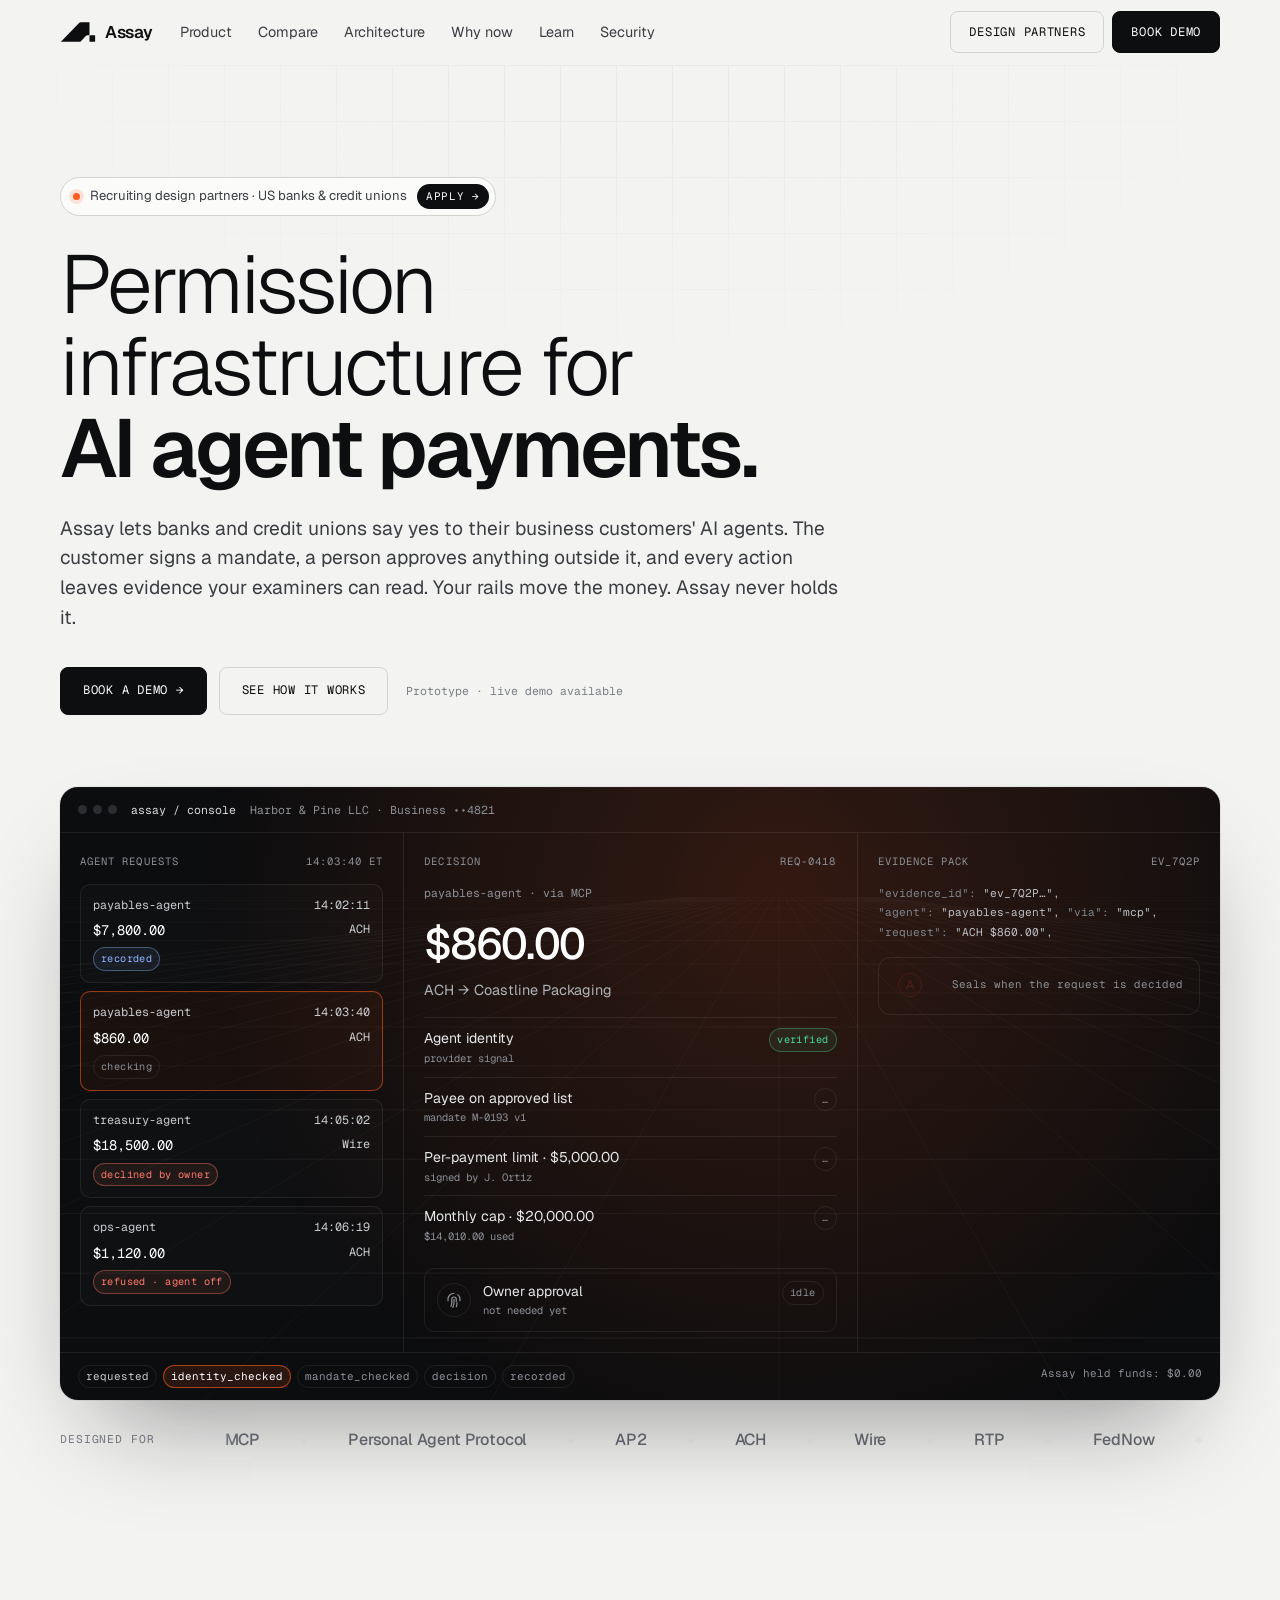
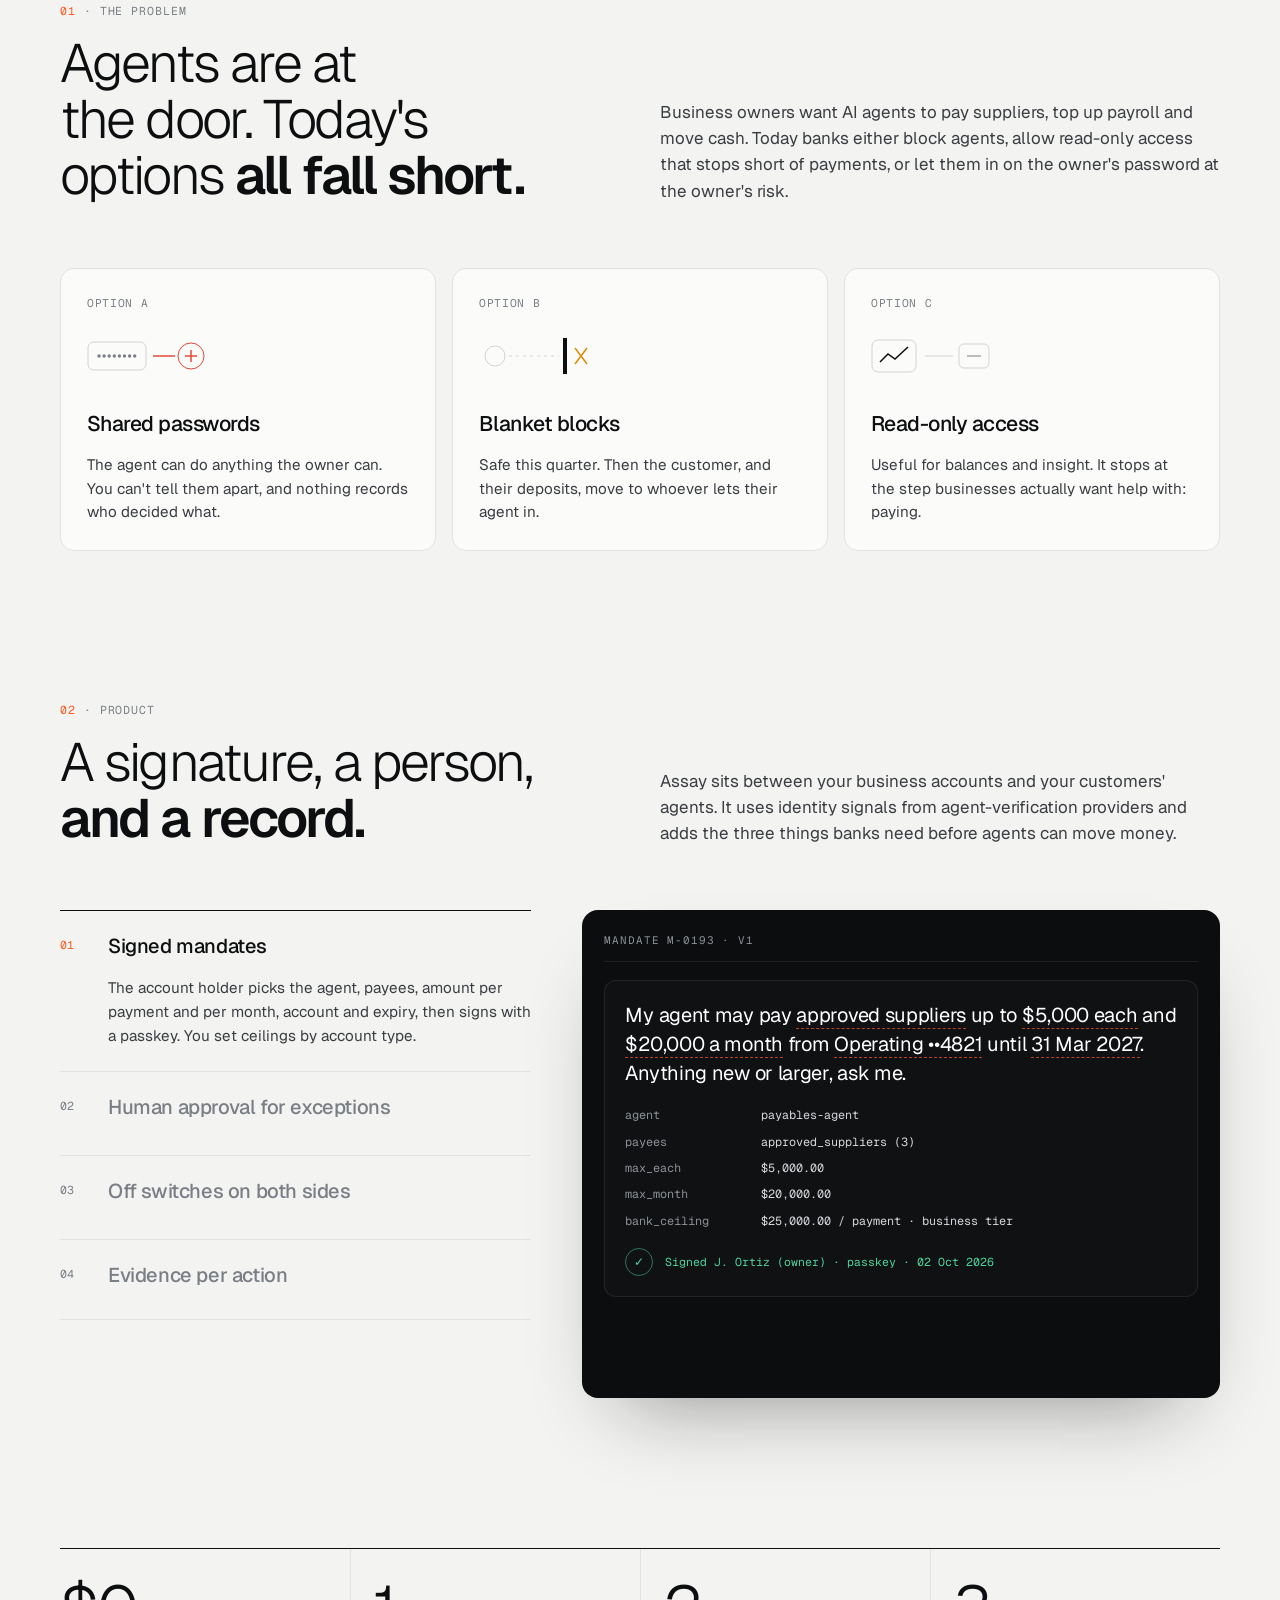
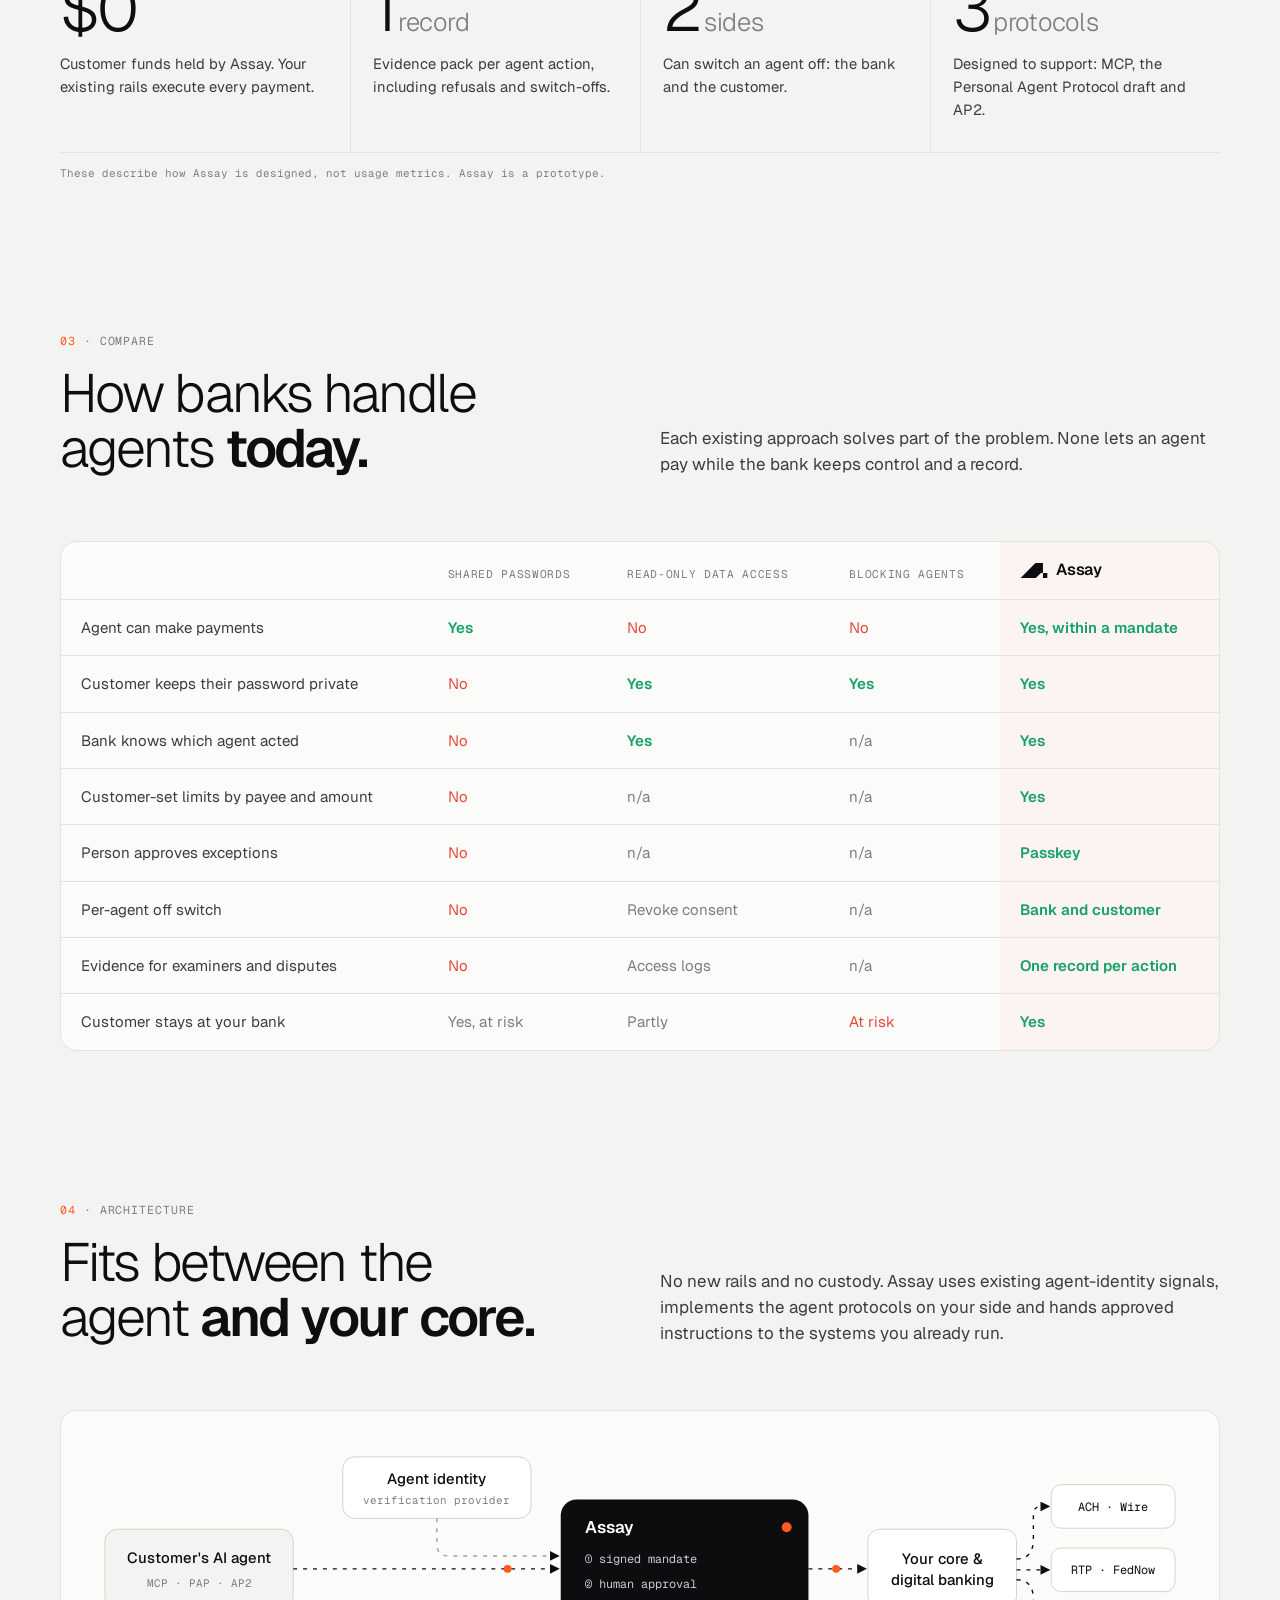
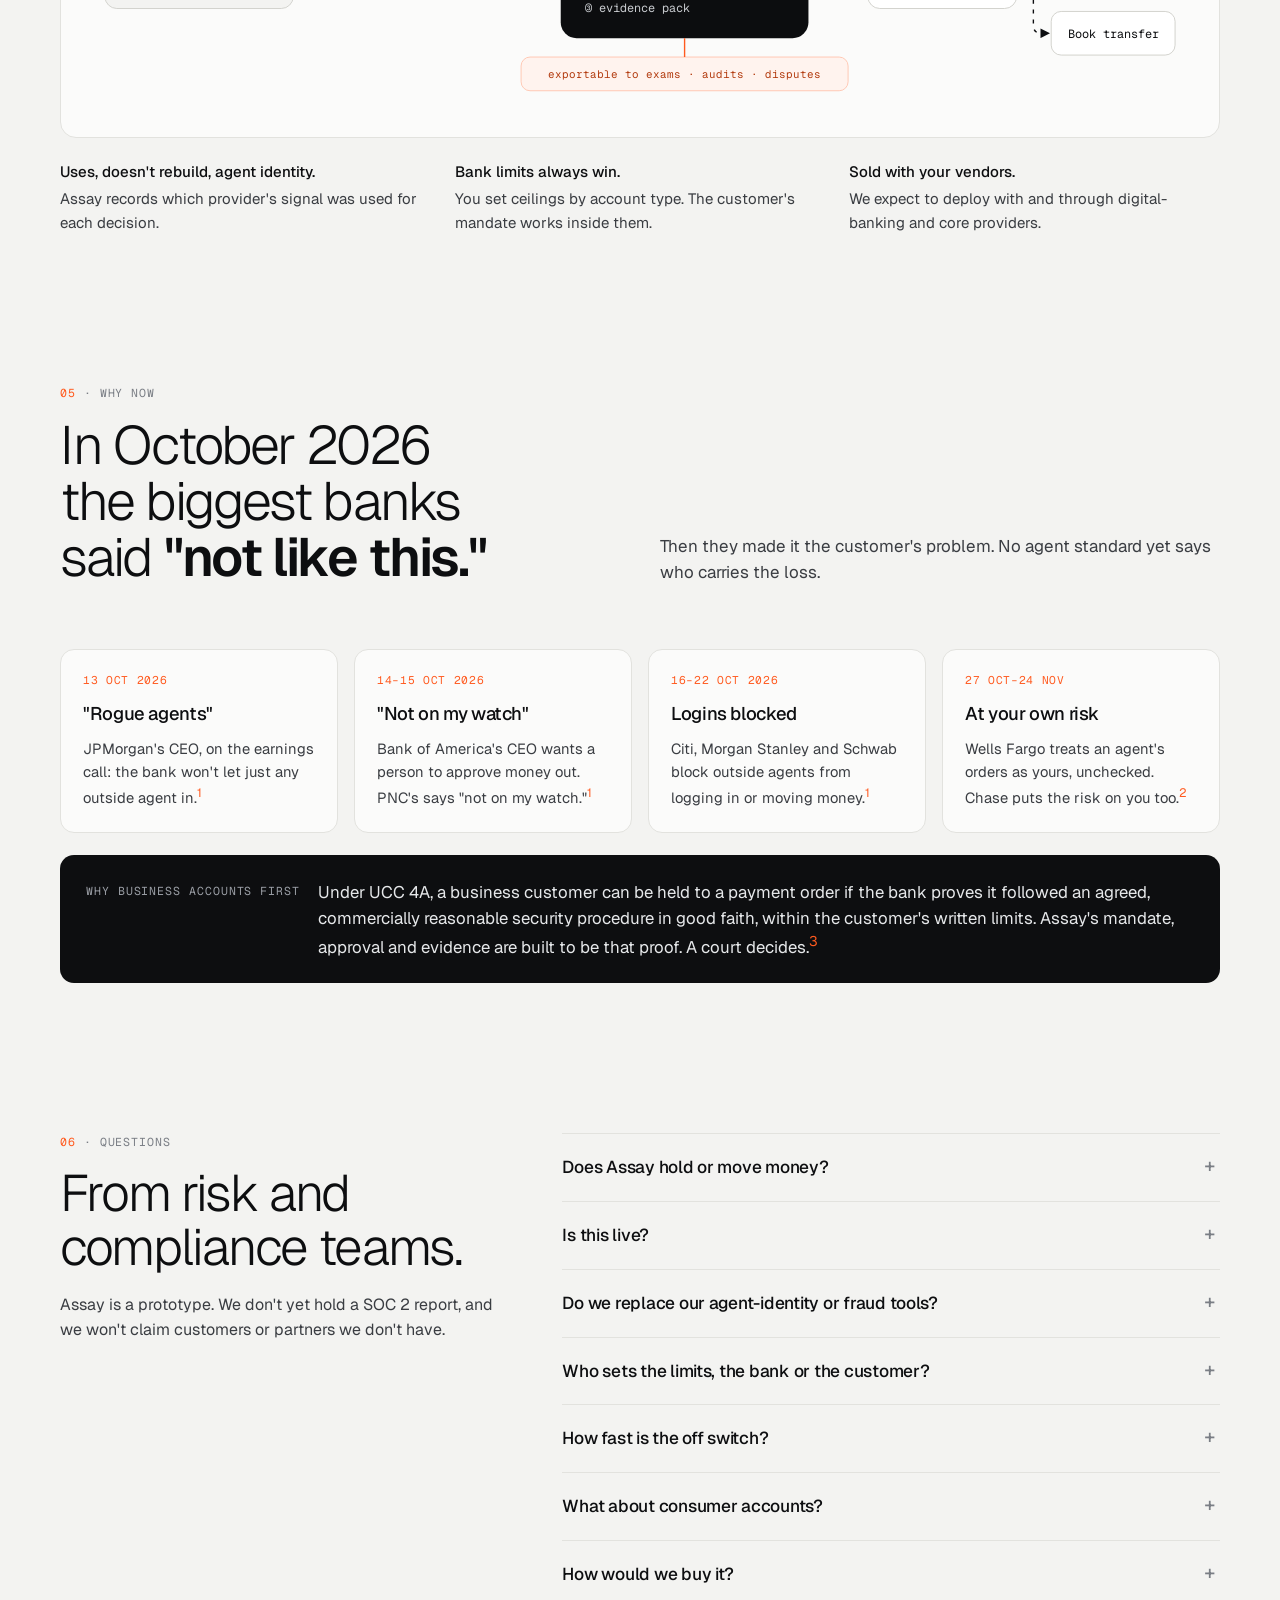
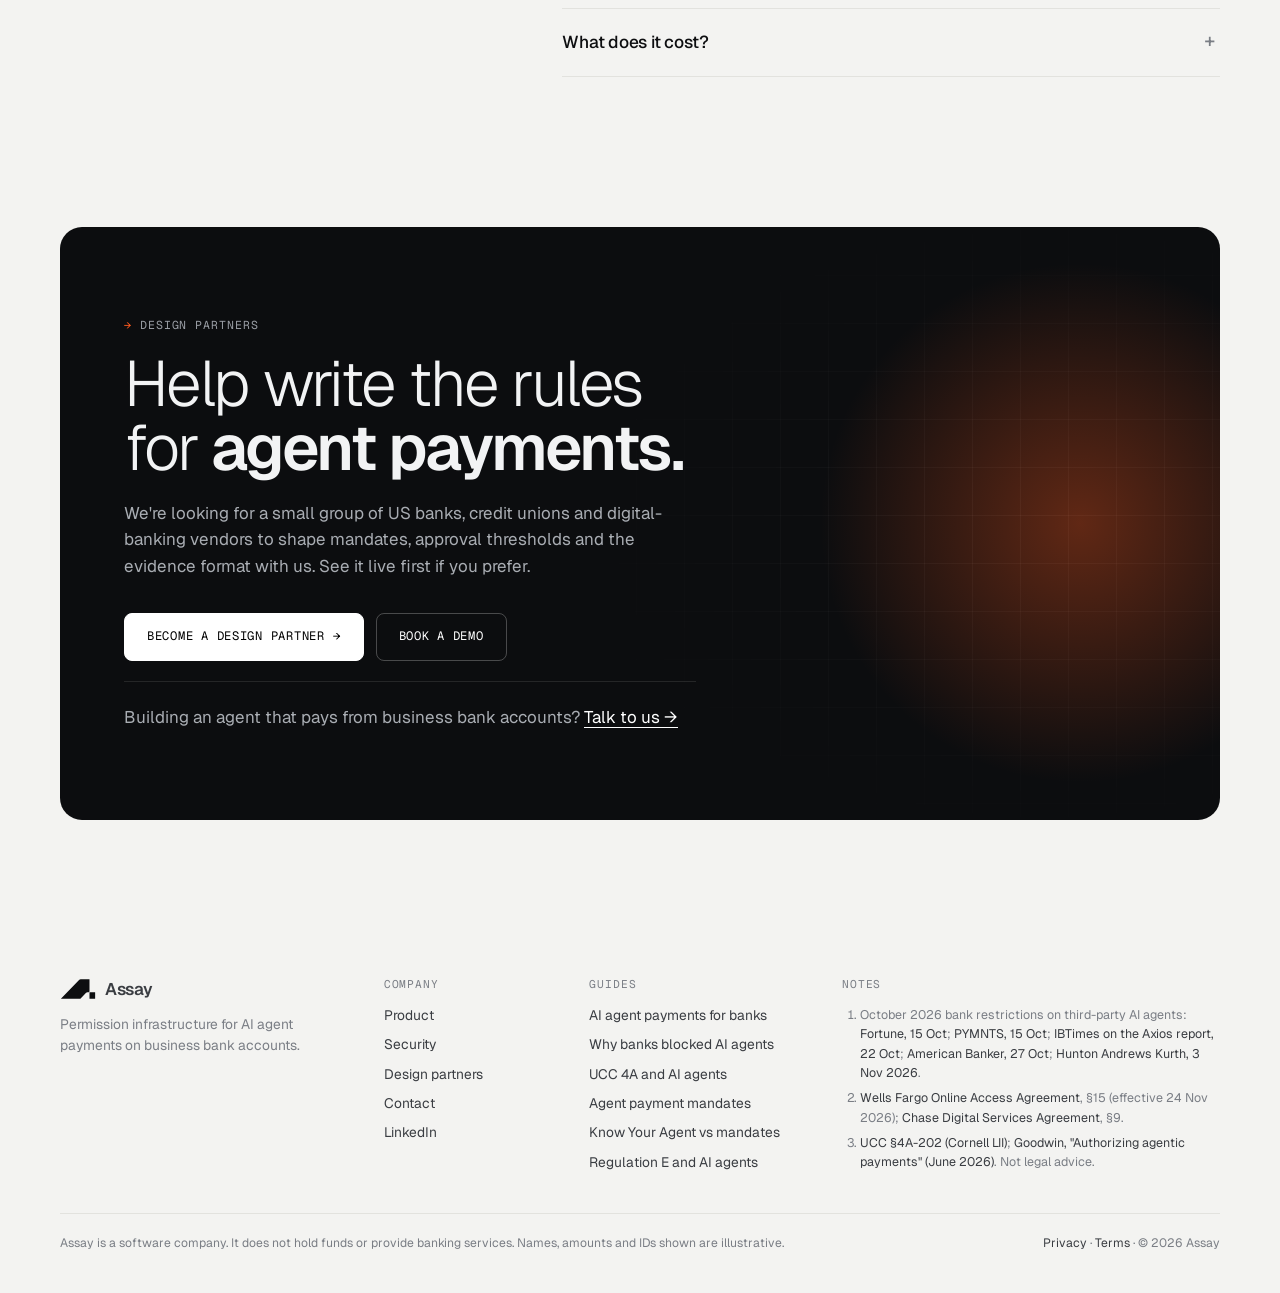
<file: index.html>
<!doctype html>
<html lang="en">
<head>
<meta charset="utf-8">
<meta name="viewport" content="width=device-width,initial-scale=1,viewport-fit=cover">
<title>Assay | Permission infrastructure for AI agent payments</title>
<link rel="canonical" href="https://assayfinance.com/">
<meta name="robots" content="index,follow,max-image-preview:large">
<link rel="manifest" href="/site.webmanifest">
<link rel="alternate" type="text/plain" title="LLM summary" href="/llms.txt">
<meta name="claude:viewport-fit-sides" content="cover">
<meta name="description" content="Assay is permission infrastructure for AI agent payments. Banks and credit unions let business customers' AI agents make ACH, wire and RTP payments under a signed mandate, with passkey approval for exceptions and an evidence pack for every action.">
<meta name="keywords" content="AI agent payments, agentic payments, AI agents banking, agent payment permissions, bank AI agent access, know your agent, KYA, agent authorization, delegated payments, AI agent mandates, MCP banking, Personal Agent Protocol, AP2, UCC 4A security procedure, credit union AI agents, business banking AI">
<meta name="theme-color" content="#F3F3F1">
<link rel="icon" href="/favicon.ico" sizes="any">
<link rel="icon" type="image/svg+xml" href="/favicon.svg">
<link rel="apple-touch-icon" href="/apple-touch-icon.png">
<meta property="og:type" content="website">
<meta property="og:url" content="https://assayfinance.com/">
<meta property="og:site_name" content="Assay">
<meta property="og:title" content="Assay: permission infrastructure for AI agent payments">
<meta property="og:description" content="Let business customers' AI agents pay, within limits they signed. Signed mandates, human approval and evidence for banks and credit unions.">
<meta property="og:image" content="https://assayfinance.com/og-image.png">
<meta property="og:image:width" content="1200"><meta property="og:image:height" content="630">
<meta name="twitter:card" content="summary_large_image">
<meta name="twitter:title" content="Assay: permission infrastructure for AI agent payments">
<meta name="twitter:description" content="Signed mandates, human approval and evidence so banks can say yes to customers' AI agents.">
<meta name="twitter:image" content="https://assayfinance.com/og-image.png">
<script type="application/ld+json">
{"@context":"https://schema.org","@graph":[
 {"@type":"Organization","@id":"https://assayfinance.com/#org","name":"Assay","url":"https://assayfinance.com/","sameAs":["https://www.linkedin.com/company/assayfinance/"],"logo":"https://assayfinance.com/icon-512.png","description":"Assay builds permission infrastructure for AI agent payments: signed mandates, human approval for exceptions and evidence packs that let banks and credit unions safely allow customers' AI agents to make payments.","knowsAbout":["AI agent payments","Agentic payments","Delegated payment authorization","Know Your Agent","UCC Article 4A security procedures","Model Context Protocol","Personal Agent Protocol","AP2"]},
 {"@type":"WebSite","@id":"https://assayfinance.com/#site","name":"Assay","url":"https://assayfinance.com/","publisher":{"@id":"https://assayfinance.com/#org"}},
 {"@type":"SoftwareApplication","name":"Assay","applicationCategory":"FinanceApplication","operatingSystem":"Web","publisher":{"@id":"https://assayfinance.com/#org"},"description":"Bank-side permission layer for AI agent payments on business bank accounts. The account holder signs a mandate with a passkey, payments outside it require human approval, the bank and customer can switch agents off, and each action produces an evidence pack. Assay never holds funds. Currently a prototype."},
 {"@type":"FAQPage","mainEntity":[
  {"@type":"Question","name":"Does Assay hold or move money?","acceptedAnswer":{"@type":"Answer","text":"No. Assay decides whether an agent's request may proceed and records what happened. Approved instructions go to the bank's existing payment rails."}},
  {"@type":"Question","name":"Is Assay live?","acceptedAnswer":{"@type":"Answer","text":"Not yet. Assay is a prototype with a live demo, and is recruiting design partners before any pilot."}},
  {"@type":"Question","name":"Who sets the limits for an AI agent, the bank or the customer?","acceptedAnswer":{"@type":"Answer","text":"Both. The bank sets ceilings by account type. The customer signs a mandate within them. Neither can exceed what the other allows."}},
  {"@type":"Question","name":"Why start with business accounts?","acceptedAnswer":{"@type":"Answer","text":"Reg E largely puts the loss on a consumer who shares their login. Under UCC 4A, a business customer can be held to a payment order if the bank proves it followed an agreed, commercially reasonable security procedure in good faith, within the customer's written limits. Assay's mandate, approval and evidence are built to be that proof. A court decides."}},
  {"@type":"Question","name":"Which agent protocols does Assay support?","acceptedAnswer":{"@type":"Answer","text":"Assay is designed for MCP, the Personal Agent Protocol draft and AP2, and uses identity signals from existing agent-verification providers."}}
 ]}
]}
</script>
<link rel="preconnect" href="https://fonts.googleapis.com">
<link rel="preconnect" href="https://fonts.gstatic.com" crossorigin>
<link rel="stylesheet" href="https://fonts.googleapis.com/css2?family=Geist:wght@300;400;500;600;700&family=Geist+Mono:wght@400;500&display=swap">
<style>
/* Layout: calm off-white canvas, one technical "film" (the live console) as the hero proof,
   label/value facts, a hard comparison table, a flow diagram. One accent: signal orange. Single light look by choice. */
:root{
  color-scheme:light;
  --canvas:#F3F3F1;   /* off-white */
  --paper:#FBFBFA;
  --ink:#0D0E10;
  --ink-2:#3A3D42;
  --mute:#7A7E85;
  --hair:#E2E2DE;
  --hair-2:#D3D3CE;
  --night:#0C0D0F;    /* film frame */
  --night-2:#15171A;
  --night-line:rgba(255,255,255,.08);
  --night-mute:#8C9097;
  --signal:#FF5A1F;   /* single accent */
  --ok:#17A06A; --wait:#D98A0B; --no:#E5483A;
  --ok-n:#4CD69B; --wait-n:#F2B54A; --no-n:#FF7A6B; --rec-n:#8EB4FF;
  --sans:"Geist","Helvetica Neue",Arial,sans-serif;
  --mono:"Geist Mono",ui-monospace,Menlo,monospace;
}
*{box-sizing:border-box}
[hidden]{display:none!important}
html{scroll-behavior:smooth}
[id]{scroll-margin-top:96px}
@media (prefers-reduced-motion:reduce){html{scroll-behavior:auto}}
body{margin:0;background:var(--canvas);color:var(--ink);font-family:var(--sans);font-size:16px;line-height:1.55;-webkit-font-smoothing:antialiased;overflow-x:hidden}
body::before{content:"";position:fixed;inset:0 0 auto;height:env(safe-area-inset-top,0px);z-index:60;background:var(--canvas)}
a{color:inherit}
button{font:inherit;color:inherit}
:focus-visible{outline:2px solid var(--signal);outline-offset:3px;border-radius:4px}
.wrap{max-width:1240px;margin:0 auto;padding-left:max(20px,env(safe-area-inset-left,0px));padding-right:max(20px,env(safe-area-inset-right,0px))}
@media (min-width:860px){.wrap{padding-left:max(40px,env(safe-area-inset-left,0px));padding-right:max(40px,env(safe-area-inset-right,0px))}}
h1,h2,h3{margin:0;font-weight:400;letter-spacing:-.035em;text-wrap:balance}
h1 b,h2 b{font-weight:600}
p{margin:0}
.mono{font-family:var(--mono)}
.kicker{font-family:var(--mono);font-size:.72rem;letter-spacing:.08em;text-transform:uppercase;color:var(--mute)}
.kicker i{font-style:normal;color:var(--signal)}

/* nav */
.nav{position:sticky;top:env(safe-area-inset-top,0px);z-index:50;background:rgba(243,243,241,.82);backdrop-filter:saturate(1.4) blur(12px);-webkit-backdrop-filter:saturate(1.4) blur(12px);border-bottom:1px solid transparent;transition:border-color .3s}
.nav.scrolled{border-bottom-color:var(--hair)}
.nav .wrap{display:flex;align-items:center;height:64px;gap:28px}
.logo{display:flex;align-items:center;gap:9px;text-decoration:none;font-weight:600;font-size:1.06rem;letter-spacing:-.02em}
.logo svg{width:36px;height:22px;color:var(--ink)}
.links{display:flex;gap:26px;font-size:.9rem;color:var(--ink-2)}
.links a{text-decoration:none}.links a:hover{color:var(--ink)}
.nav-cta{margin-left:auto;display:flex;gap:8px}
@media (max-width:900px){.links{display:none}}
@media (max-width:520px){.nav-cta .btn.line{display:none}}

.btn{display:inline-flex;align-items:center;gap:8px;height:42px;padding:0 18px;border-radius:8px;border:1px solid var(--ink);background:var(--ink);color:var(--paper);font-family:var(--mono);font-size:.76rem;letter-spacing:.06em;text-transform:uppercase;text-decoration:none;cursor:pointer;white-space:nowrap;transition:background .2s,color .2s,border-color .2s,transform .2s}
.btn:hover{background:#26282C;border-color:#26282C}
.btn:active{transform:translateY(1px)}
.btn.line{background:transparent;color:var(--ink);border-color:var(--hair-2)}
.btn.line:hover{border-color:var(--ink)}
.btn.lg{height:48px;padding:0 22px}
.btn .ar{transition:transform .2s}.btn:hover .ar{transform:translateX(3px)}

/* hero */
.hero{padding-block:clamp(56px,9vw,112px) 0;position:relative}
.hero::before{content:"";position:absolute;inset:0 0 auto;height:620px;pointer-events:none;
  background-image:linear-gradient(var(--hair) 1px,transparent 1px),linear-gradient(90deg,var(--hair) 1px,transparent 1px);background-size:56px 56px;
  -webkit-mask-image:radial-gradient(70% 70% at 50% 0%,#000 0%,transparent 75%);mask-image:radial-gradient(70% 70% at 50% 0%,#000 0%,transparent 75%);opacity:.7}
.pill{display:inline-flex;align-items:center;gap:10px;padding:6px 6px 6px 12px;border:1px solid var(--hair-2);border-radius:999px;background:var(--paper);font-size:.82rem;color:var(--ink-2);text-decoration:none;position:relative}
.pill .dot{width:7px;height:7px;border-radius:50%;background:var(--signal);box-shadow:0 0 0 4px rgba(255,90,31,.15)}
.pill span.go{font-family:var(--mono);font-size:.68rem;letter-spacing:.06em;text-transform:uppercase;background:var(--ink);color:var(--paper);padding:4px 9px;border-radius:999px}
.hero h1{position:relative;margin-top:28px;font-size:clamp(2.6rem,6.4vw,5.6rem);line-height:1.0;font-weight:300;max-width:15ch}
.hero .sub{position:relative;margin-top:24px;font-size:clamp(1.02rem,1.5vw,1.2rem);color:var(--ink-2);max-width:60ch}
.hero .row{position:relative;display:flex;flex-wrap:wrap;align-items:center;gap:12px;margin-top:34px}
.hero .note{font-family:var(--mono);font-size:.72rem;color:var(--mute);margin-left:6px}

/* film: live console */
.film{position:relative;margin-top:clamp(44px,6vw,72px);border-radius:18px;background:var(--night);overflow:hidden;box-shadow:0 1px 0 rgba(255,255,255,.04) inset,0 50px 100px -40px rgba(13,14,16,.45),0 0 0 1px rgba(13,14,16,.06)}
#wire{position:absolute;inset:0;width:100%;height:100%;display:block}
.film-bar{position:relative;display:flex;align-items:center;gap:14px;padding:14px 18px;border-bottom:1px solid var(--night-line);font-family:var(--mono);font-size:.72rem;color:var(--night-mute)}
.film-bar .dots{display:flex;gap:6px}.film-bar .dots i{width:9px;height:9px;border-radius:50%;background:#2A2D31}
.film-bar .t{color:#D9DBDE}
.film-bar .tag{margin-left:auto;border:1px solid var(--night-line);border-radius:6px;padding:3px 8px}
@media (max-width:680px){.film-bar .co{display:none}.pill .long{display:none}}
@media (min-width:681px){.pill .short{display:none}}
.console{position:relative;display:grid;grid-template-columns:minmax(0,.95fr) minmax(0,1.25fr) minmax(0,1fr);min-height:470px;color:#E6E8EA}
.console>section{padding:20px;border-right:1px solid var(--night-line);min-width:0}
.console>section:last-child{border-right:0}
.colh{font-family:var(--mono);font-size:.66rem;letter-spacing:.1em;text-transform:uppercase;color:var(--night-mute);margin-bottom:14px;display:flex;justify-content:space-between;gap:10px}
.queue{list-style:none;margin:0;padding:0;display:grid;gap:8px}
.queue li{border:1px solid var(--night-line);border-radius:10px;padding:11px 12px;font-family:var(--mono);font-size:.74rem;display:grid;gap:6px;transition:border-color .3s,background .3s;background:rgba(255,255,255,.015)}
.queue li.sel{border-color:rgba(255,90,31,.55);background:rgba(255,90,31,.06)}
.queue .top{display:flex;justify-content:space-between;gap:8px;color:#C9CCD0}
.queue .amt{color:#fff;font-size:.86rem}
.st{font-family:var(--mono);font-size:.64rem;letter-spacing:.04em;padding:3px 7px;border-radius:999px;border:1px solid var(--night-line);color:var(--night-mute);white-space:nowrap;align-self:start;justify-self:start;transition:all .3s}
.st.ok{color:var(--ok-n);border-color:rgba(76,214,155,.35);background:rgba(76,214,155,.08)}
.st.wait{color:var(--wait-n);border-color:rgba(242,181,74,.4);background:rgba(242,181,74,.08)}
.st.no{color:var(--no-n);border-color:rgba(255,122,107,.4);background:rgba(255,122,107,.08)}
.st.rec{color:var(--rec-n);border-color:rgba(142,180,255,.4);background:rgba(142,180,255,.08)}
.detail .who{font-family:var(--mono);font-size:.72rem;color:var(--night-mute)}
.detail .big{font-size:clamp(2rem,3.4vw,2.9rem);font-weight:500;letter-spacing:-.04em;margin:8px 0 2px;font-variant-numeric:tabular-nums;color:#fff}
.detail .to{color:#AEB2B8;font-size:.9rem}
.checks{list-style:none;margin:16px 0 0;padding:0}
.checks li{display:grid;grid-template-columns:minmax(0,1fr) auto;gap:10px;align-items:center;padding:10px 0;border-top:1px solid var(--night-line);font-size:.88rem}
.checks li small{display:block;font-family:var(--mono);font-size:.66rem;color:var(--night-mute)}
.appr{margin-top:14px;border:1px solid var(--night-line);border-radius:10px;padding:12px;display:grid;grid-template-columns:34px minmax(0,1fr) auto;gap:12px;align-items:center;font-size:.86rem;transition:all .35s}
.appr .k{width:34px;height:34px;border-radius:50%;border:1px solid var(--night-line);display:grid;place-items:center;color:var(--night-mute)}
.appr .k svg{width:18px;height:18px}
.appr small{display:block;font-family:var(--mono);font-size:.66rem;color:var(--night-mute)}
.appr.wait{border-color:rgba(242,181,74,.45);background:rgba(242,181,74,.05)}
.appr.wait .k{border-color:var(--wait-n);color:var(--wait-n);animation:ring 1.4s infinite}
.appr.ok .k{border-color:var(--ok-n);color:var(--ok-n)}
.appr.no{border-color:rgba(255,122,107,.45);background:rgba(255,122,107,.05)}
@keyframes ring{0%{box-shadow:0 0 0 0 rgba(242,181,74,.45)}100%{box-shadow:0 0 0 12px rgba(242,181,74,0)}}
.ev pre{margin:0;font-family:var(--mono);font-size:.7rem;line-height:1.75;color:#B9BDC3;white-space:pre-wrap;word-break:break-word}
.ev pre .k{color:#7D838B}.ev pre .g{color:var(--ok-n)}.ev pre .a{color:var(--wait-n)}.ev pre .r{color:var(--no-n)}.ev pre .s{color:var(--signal)}
.ev .seal{margin-top:14px;display:flex;align-items:center;gap:10px;font-family:var(--mono);font-size:.68rem;color:var(--night-mute);border-top:1px solid var(--night-line);padding-top:12px}
.ev .seal svg{width:30px;height:30px;color:var(--signal);transition:opacity .4s,transform .4s}
.ev .seal.off svg{opacity:.15;transform:scale(.85)}
.film-foot{position:relative;display:flex;justify-content:space-between;gap:12px;flex-wrap:wrap;padding:12px 18px;border-top:1px solid var(--night-line);font-family:var(--mono);font-size:.68rem;color:var(--night-mute)}
.chain{display:flex;flex-wrap:wrap;gap:6px}
.chain span{padding:2px 7px;border-radius:999px;border:1px solid var(--night-line);transition:all .3s}
.chain span.on{color:#fff;border-color:rgba(255,90,31,.6);background:rgba(255,90,31,.12)}
.chain span.done{color:#C9CCD0}
@media (max-width:1000px){.console{grid-template-columns:minmax(0,1fr) minmax(0,1.2fr)}.console>section.ev{display:none}}
@media (max-width:680px){.console{grid-template-columns:minmax(0,1fr)}.console>section.queue-col{display:none}.console>section{border-right:0}}

/* designed-for strip */
.strip{margin-top:28px;display:flex;align-items:center;gap:22px;flex-wrap:wrap;color:var(--mute)}
.strip .lab{font-family:var(--mono);font-size:.7rem;letter-spacing:.08em;text-transform:uppercase}
.marq{flex:1;min-width:0;overflow:hidden;-webkit-mask-image:linear-gradient(90deg,transparent,#000 6%,#000 94%,transparent);mask-image:linear-gradient(90deg,transparent,#000 6%,#000 94%,transparent)}
.marq .tr{display:flex;gap:40px;width:max-content;animation:mq 38s linear infinite;font-weight:500;font-size:1rem;color:#5E6268;letter-spacing:-.01em}
.marq .tr span{white-space:nowrap}
.marq .tr span::before{content:"◆";color:var(--hair-2);margin-right:40px;font-size:.6rem;vertical-align:2px}
@keyframes mq{to{transform:translateX(-50%)}}
@media (prefers-reduced-motion:reduce){.marq .tr{animation:none}}

/* sections */
.sec{padding-block:clamp(88px,12vw,150px)}
.sec-top{display:grid;grid-template-columns:minmax(0,1fr) minmax(0,1fr);gap:40px;align-items:end;margin-bottom:clamp(36px,5vw,64px)}
.sec-top h2{font-size:clamp(2rem,4.2vw,3.6rem);line-height:1.04;font-weight:300;margin-top:16px;max-width:17ch}
.sec-top p{color:var(--ink-2);font-size:1.06rem;max-width:52ch}
@media (max-width:820px){.sec-top{grid-template-columns:minmax(0,1fr);gap:18px}}

.cards3{display:grid;grid-template-columns:repeat(3,minmax(0,1fr));gap:16px}
.card{background:var(--paper);border:1px solid var(--hair);border-radius:14px;padding:26px;display:flex;flex-direction:column;gap:12px;min-height:240px}
.card .n{font-family:var(--mono);font-size:.7rem;color:var(--mute);letter-spacing:.06em}
.card h3{font-size:1.32rem;font-weight:500;letter-spacing:-.025em;margin-top:8px}
.card p{color:var(--ink-2);font-size:.95rem}
.card .glyph{height:64px;display:flex;align-items:center}
@media (max-width:860px){.cards3{grid-template-columns:minmax(0,1fr)}.card{min-height:0}}

/* product tabs */
.prod{display:grid;grid-template-columns:minmax(0,.85fr) minmax(0,1.15fr);gap:clamp(24px,4vw,56px);align-items:start}
.tabs{display:grid;gap:4px}
.tab{text-align:left;background:none;border:0;border-top:1px solid var(--hair);padding:20px 0 20px;cursor:pointer;display:grid;grid-template-columns:40px minmax(0,1fr);gap:8px;position:relative;color:var(--mute)}
.tab:last-child{border-bottom:1px solid var(--hair)}
.tab .i{font-family:var(--mono);font-size:.72rem;padding-top:5px}
.tab h3{font-size:1.25rem;font-weight:500;letter-spacing:-.02em;color:inherit}
.tab p{grid-column:2;font-size:.95rem;color:var(--ink-2);max-height:0;overflow:hidden;opacity:0;transition:max-height .45s,opacity .35s,margin .35s}
.tab[aria-selected="true"]{color:var(--ink)}
.tab[aria-selected="true"] .i{color:var(--signal)}
.tab[aria-selected="true"] p{max-height:140px;opacity:1;margin-top:6px}
.tab .bar{position:absolute;left:0;top:-1px;height:1px;width:0;background:var(--ink)}
.tab[aria-selected="true"] .bar{animation:fill var(--dur,6s) linear forwards}
@keyframes fill{to{width:100%}}
@media (prefers-reduced-motion:reduce){.tab[aria-selected="true"] .bar{animation:none;width:100%}}
.screen{position:relative;background:var(--night);border-radius:16px;min-height:440px;padding:22px;color:#E6E8EA;overflow:hidden;box-shadow:0 40px 80px -40px rgba(13,14,16,.45)}
.screen .pane{position:absolute;inset:22px;opacity:0;transform:translateY(8px);transition:opacity .45s,transform .45s;pointer-events:none}
.measuring .tab p,.measuring .screen .pane{transition:none!important}
.screen .pane.on{opacity:1;transform:none;position:relative;inset:auto;pointer-events:auto}
.sc-h{display:flex;justify-content:space-between;align-items:center;font-family:var(--mono);font-size:.68rem;color:var(--night-mute);letter-spacing:.08em;text-transform:uppercase;border-bottom:1px solid var(--night-line);padding-bottom:12px;margin-bottom:18px}
.mandate-doc{border:1px solid var(--night-line);border-radius:12px;padding:20px;background:rgba(255,255,255,.02)}
.mandate-doc .q{font-size:1.25rem;line-height:1.45;letter-spacing:-.015em;color:#fff}
.mandate-doc .q u{text-decoration:none;border-bottom:1px dashed rgba(255,90,31,.7);color:#fff}
.kv{display:grid;grid-template-columns:120px minmax(0,1fr);gap:8px 16px;margin-top:18px;font-family:var(--mono);font-size:.74rem}
.kv dt{color:var(--night-mute)}.kv dd{margin:0;color:#D6D9DC;overflow-wrap:anywhere}
.sig{margin-top:18px;display:flex;align-items:center;gap:12px;font-family:var(--mono);font-size:.72rem;color:var(--ok-n)}
.sig i{width:28px;height:28px;border-radius:50%;border:1px solid rgba(76,214,155,.5);display:grid;place-items:center;font-style:normal}
.phone{width:min(280px,100%);margin:6px auto 0;border:1px solid var(--night-line);border-radius:28px;padding:22px 18px;background:#111316}
.phone .nt{font-family:var(--mono);font-size:.64rem;color:var(--night-mute);text-align:center}
.phone h4{margin:14px 0 6px;font-weight:500;font-size:1.05rem;text-align:center;letter-spacing:-.02em}
.phone p{font-size:.82rem;color:#AEB2B8;text-align:center}
.phone .fid{width:64px;height:64px;margin:18px auto;border-radius:50%;border:1px solid rgba(255,90,31,.6);display:grid;place-items:center;color:var(--signal);animation:ring2 1.8s infinite}
@keyframes ring2{0%{box-shadow:0 0 0 0 rgba(255,90,31,.35)}100%{box-shadow:0 0 0 18px rgba(255,90,31,0)}}
.phone .fid svg{width:30px;height:30px}
.phone .b2{display:grid;grid-template-columns:1fr 1fr;gap:8px;margin-top:6px}
.phone .b2 span{font-family:var(--mono);font-size:.68rem;text-align:center;padding:9px;border-radius:8px;border:1px solid var(--night-line)}
.phone .b2 span:last-child{background:#fff;color:#000;border-color:#fff}
.offs{display:grid;gap:10px}
.off{display:flex;justify-content:space-between;align-items:center;gap:14px;border:1px solid var(--night-line);border-radius:12px;padding:14px 16px}
.off b{font-weight:500}.off small{display:block;font-family:var(--mono);font-size:.66rem;color:var(--night-mute)}
.tg{width:40px;height:22px;border-radius:12px;background:var(--ok-n);position:relative;flex:0 0 auto}
.tg::after{content:"";position:absolute;top:2px;left:20px;width:18px;height:18px;border-radius:50%;background:#0C0D0F}
.tg.is-off{background:var(--no-n)}.tg.is-off::after{left:2px}
@media (max-width:900px){.prod{grid-template-columns:minmax(0,1fr)}.screen{min-height:0}}

/* facts */
.facts{display:grid;grid-template-columns:repeat(4,minmax(0,1fr));border-top:1px solid var(--ink);border-bottom:1px solid var(--hair)}
.fact{padding:28px 22px 30px 0}
.fact+.fact{padding-left:22px;border-left:1px solid var(--hair)}
.fact .v{font-size:clamp(2.6rem,5vw,4.2rem);font-weight:300;letter-spacing:-.05em;line-height:1}
.fact .v small{font-size:.4em;letter-spacing:-.01em;color:var(--mute);margin-left:4px}
.fact .l{margin-top:12px;font-size:.92rem;color:var(--ink-2);max-width:26ch}
.facts-note{margin-top:12px;font-family:var(--mono);font-size:.68rem;color:var(--mute)}
@media (max-width:860px){.facts{grid-template-columns:minmax(0,1fr) minmax(0,1fr)}.fact,.fact+.fact{padding:22px 14px 22px 0;border-left:0;border-bottom:1px solid var(--hair)}}

/* compare */
.cmp{overflow-x:auto;background:var(--paper);border:1px solid var(--hair);border-radius:16px}
.cmp table{border-collapse:collapse;width:100%;min-width:760px;font-size:.94rem}
.cmp th,.cmp td{padding:16px 20px;text-align:left;border-bottom:1px solid var(--hair)}
.cmp tr:last-child td{border-bottom:0}
.cmp thead th{font-family:var(--mono);font-size:.7rem;letter-spacing:.06em;text-transform:uppercase;color:var(--mute);font-weight:400;vertical-align:bottom}
.cmp thead th.us{color:var(--ink)}
.cmp td.us,.cmp th.us{background:rgba(255,90,31,.045)}
.cmp thead th.us .lg{display:flex;align-items:center;gap:8px;font-family:var(--sans);font-size:1rem;letter-spacing:-.02em;text-transform:none;font-weight:600}
.cmp thead th.us .lg svg{width:28px;height:17px;color:var(--ink)}
.y{color:var(--ok);font-weight:600}.n{color:var(--no)}.p{color:var(--mute)}
.cmp td:first-child{color:var(--ink-2)}

/* flow diagram */
.flow{background:var(--paper);border:1px solid var(--hair);border-radius:16px;padding:clamp(18px,3vw,34px);overflow-x:auto}
.flow svg{display:block;width:100%;min-width:900px;height:auto}
.flow .m{font-family:var(--mono)}
.dash{stroke-dasharray:4 6;animation:dash 1.2s linear infinite}
@keyframes dash{to{stroke-dashoffset:-20}}
@media (prefers-reduced-motion:reduce){.dash{animation:none}}
.flow-cap{display:grid;grid-template-columns:repeat(3,minmax(0,1fr));gap:24px;margin-top:22px}
.flow-cap div{font-size:.94rem;color:var(--ink-2)}.flow-cap b{display:block;font-weight:500;color:var(--ink);margin-bottom:4px}
@media (max-width:820px){.flow-cap{grid-template-columns:minmax(0,1fr)}}

/* why now */
.tl{display:grid;grid-template-columns:repeat(4,minmax(0,1fr));gap:16px}
.ti{background:var(--paper);border:1px solid var(--hair);border-radius:14px;padding:22px;display:flex;flex-direction:column;gap:10px}
.ti .d{font-family:var(--mono);font-size:.7rem;color:var(--signal);letter-spacing:.06em}
.ti h3{font-size:1.15rem;font-weight:500;letter-spacing:-.02em}
.ti p{color:var(--ink-2);font-size:.92rem}
.ti sup a{color:var(--signal);text-decoration:none}
@media (max-width:960px){.tl{grid-template-columns:minmax(0,1fr) minmax(0,1fr)}}
@media (max-width:560px){.tl{grid-template-columns:minmax(0,1fr)}}
.law{margin-top:22px;display:flex;gap:18px;align-items:flex-start;background:var(--ink);color:#E6E8EA;border-radius:14px;padding:24px 26px}
.law .kicker{color:#9A9EA5;flex:0 0 auto;padding-top:3px}
.law p{font-size:1.05rem;max-width:80ch}.law sup a{color:var(--signal);text-decoration:none}
@media (max-width:640px){.law{flex-direction:column}}

/* faq */
.faq-g{display:grid;grid-template-columns:minmax(0,.8fr) minmax(0,1.2fr);gap:clamp(30px,5vw,80px)}
@media (max-width:860px){.faq-g{grid-template-columns:minmax(0,1fr)}}
.faq details{border-top:1px solid var(--hair)}
.faq details:last-child{border-bottom:1px solid var(--hair)}
.faq summary{list-style:none;cursor:pointer;padding:20px 40px 20px 0;font-size:1.08rem;font-weight:500;letter-spacing:-.015em;position:relative}
.faq summary::-webkit-details-marker{display:none}
.faq summary::after{content:"+";position:absolute;right:4px;top:17px;font-family:var(--mono);font-size:1.2rem;color:var(--mute);transition:transform .3s}
.faq details[open] summary::after{transform:rotate(45deg)}
.faq details p{padding:0 0 22px;color:var(--ink-2);max-width:66ch}

/* cta */
.cta{position:relative;overflow:hidden;background:var(--night);color:#F2F3F4;border-radius:22px;padding:clamp(48px,7vw,96px) clamp(24px,5vw,72px);isolation:isolate}
.cta::before{content:"";position:absolute;inset:0;z-index:-1;background-image:linear-gradient(rgba(255,255,255,.05) 1px,transparent 1px),linear-gradient(90deg,rgba(255,255,255,.05) 1px,transparent 1px);background-size:48px 48px;-webkit-mask-image:radial-gradient(60% 80% at 85% 50%,#000,transparent 70%);mask-image:radial-gradient(60% 80% at 85% 50%,#000,transparent 70%)}
.cta::after{content:"";position:absolute;right:-120px;top:50%;width:520px;height:520px;margin-top:-260px;border-radius:50%;z-index:-1;background:radial-gradient(closest-side,rgba(255,90,31,.35),transparent)}
.cta h2{font-size:clamp(2.2rem,5vw,4.4rem);line-height:1;font-weight:300;max-width:14ch}
.cta p{color:#A9ADB3;margin-top:20px;max-width:52ch;font-size:1.06rem}
.cta .row{display:flex;flex-wrap:wrap;gap:12px;margin-top:34px}
.cta .btn{background:#fff;color:#000;border-color:#fff}.cta .btn:hover{background:var(--signal);border-color:var(--signal);color:#000}
.cta .btn.line{background:transparent;color:#fff;border-color:rgba(255,255,255,.25)}.cta .btn.line:hover{border-color:#fff;background:transparent;color:#fff}
.agents{margin-top:40px;padding-top:22px;border-top:1px solid rgba(255,255,255,.1);font-size:.94rem;color:#A9ADB3}
.agents button{background:none;border:0;color:#fff;text-decoration:underline;text-underline-offset:4px;cursor:pointer;padding:0}

footer{padding-block:56px 40px;font-size:.86rem;color:var(--mute)}
.fgrid{display:grid;grid-template-columns:minmax(0,1.2fr) minmax(0,.7fr) minmax(0,.9fr) minmax(0,1.6fr);gap:40px}
footer a{color:var(--ink-2);text-decoration:none}footer a:hover{color:var(--ink)}
footer ul{list-style:none;margin:0;padding:0;display:grid;gap:8px}
footer ol{margin:0;padding-left:18px;display:grid;gap:6px;font-size:.78rem}
footer h4{font-family:var(--mono);font-weight:400;font-size:.7rem;letter-spacing:.08em;text-transform:uppercase;margin:0 0 12px;color:var(--mute)}
.disc{margin-top:40px;padding-top:20px;border-top:1px solid var(--hair);display:flex;flex-wrap:wrap;justify-content:space-between;gap:10px 24px;font-size:.76rem}
@media (max-width:860px){.fgrid{grid-template-columns:minmax(0,1fr)}}

/* reveal: starts visible, just settles */
.rv{transform:translateY(14px);opacity:.6;transition:transform .9s cubic-bezier(.2,.7,.1,1),opacity .9s}
.rv.in{transform:none;opacity:1}
@media (prefers-reduced-motion:reduce){.rv{transform:none;opacity:1}}

/* sheets + dialog */
.back{position:fixed;inset:0;z-index:70;background:rgba(13,14,16,.35);backdrop-filter:blur(4px);-webkit-backdrop-filter:blur(4px);opacity:0;pointer-events:none;transition:opacity .35s}
.back.open{opacity:1;pointer-events:auto}
.sheet{position:fixed;top:0;right:0;bottom:0;width:min(680px,100%);z-index:71;background:var(--canvas);border-left:1px solid var(--hair);transform:translateX(102%);visibility:hidden;transition:transform .55s cubic-bezier(.7,0,.15,1),visibility 0s linear .55s;overflow-y:auto;overscroll-behavior:contain;padding:calc(env(safe-area-inset-top,0px) + 22px) max(24px,env(safe-area-inset-right,0px)) calc(env(safe-area-inset-bottom,0px) + 40px) 28px}
.sheet.open{transform:none;visibility:visible;transition:transform .55s cubic-bezier(.7,0,.15,1),visibility 0s}
.sheet .x{float:right;position:sticky;top:0}
.sheet h2{font-size:clamp(1.9rem,4.4vw,2.8rem);font-weight:300;line-height:1.05;margin-top:36px;max-width:16ch}
.sheet .sub{margin-top:14px;color:var(--ink-2);max-width:56ch}
.sheet .blk{margin-top:12px;background:var(--paper);border:1px solid var(--hair);border-radius:12px;padding:20px}
.sheet .blk:first-of-type{margin-top:28px}
.sheet .blk h3{font-size:1.05rem;font-weight:500;letter-spacing:-.015em;margin-bottom:8px}
.sheet .blk p,.sheet .blk li{color:var(--ink-2);font-size:.94rem}
.sheet .blk ul{margin:0;padding-left:18px;display:grid;gap:4px}
.sheet .row{display:flex;flex-wrap:wrap;gap:10px;margin-top:24px}
.dlg-b{position:fixed;inset:0;z-index:80;background:rgba(13,14,16,.4);backdrop-filter:blur(6px);-webkit-backdrop-filter:blur(6px);display:flex;align-items:center;justify-content:center;padding:max(16px,env(safe-area-inset-top,0px)) max(16px,env(safe-area-inset-right,0px)) max(16px,env(safe-area-inset-bottom,0px)) max(16px,env(safe-area-inset-left,0px))}
.dlg{width:100%;max-width:460px;background:var(--paper);border:1px solid var(--hair);border-radius:16px;padding:26px;box-shadow:0 40px 80px -30px rgba(0,0,0,.35)}
.dlg h3{font-size:1.4rem;font-weight:500;letter-spacing:-.025em}
.dlg p{margin-top:8px;color:var(--ink-2)}
.addr{display:flex;gap:8px;margin-top:18px}
.addr input{flex:1;min-width:0;height:42px;border:1px solid var(--hair-2);border-radius:8px;padding:0 12px;background:var(--canvas);font-family:var(--mono);font-size:.84rem;color:var(--ink)}
.dlg .ft{display:flex;justify-content:space-between;align-items:center;gap:10px;flex-wrap:wrap;margin-top:18px}
.dlg .hint{font-family:var(--mono);font-size:.7rem;color:var(--mute)}
.okm{min-height:1.2em;margin-top:8px;font-family:var(--mono);font-size:.72rem;color:var(--ok)}
.sr{position:absolute;left:-9999px}
</style>
</head>
<body>

<svg width="0" height="0" style="position:absolute" aria-hidden="true"><defs>
  <symbol id="mark" viewBox="15 80 415 245"><path fill="currentColor" fill-rule="evenodd" d="M25 315 L232 102 Q241 91 255 90 L355 90 L355 229 Q355 239 345 239 L331 239 Q322 239 316 246 L250 315 Z M355 240 H420 V315 H355 Z"/></symbol>
  <symbol id="seal" viewBox="0 0 32 32"><circle cx="16" cy="16" r="14.5" fill="none" stroke="currentColor" stroke-width="1.2"/><circle cx="16" cy="16" r="11" fill="none" stroke="currentColor" stroke-width=".8" stroke-dasharray="2 2"/><path d="M11.3 21L16 10.5 20.7 21M12.9 17.6h6.2" fill="none" stroke="currentColor" stroke-width="1.6" stroke-linecap="round" stroke-linejoin="round"/></symbol>
  <symbol id="fp" viewBox="0 0 24 24"><path d="M12 3a8 8 0 0 0-8 8v2M20 13v-2a8 8 0 0 0-3-6.2M8 20.5c.6-1.6 1-3.4 1-5.5v-4a3 3 0 0 1 6 0v3M12 11v4c0 2.6-.6 4.9-1.7 6.8M16 15.5c0 2-.3 3.8-.9 5.4" fill="none" stroke="currentColor" stroke-width="1.6" stroke-linecap="round"/></symbol>
</defs></svg>

<header class="nav" id="nav">
  <div class="wrap">
    <a class="logo" href="#top"><svg aria-hidden="true"><use href="#mark"/></svg>Assay</a>
    <nav class="links" aria-label="Main">
      <a href="#product">Product</a><a href="#compare">Compare</a><a href="#architecture">Architecture</a><a href="#why-now">Why now</a><a href="/learn/">Learn</a>
      <a href="#security" data-sheet="security">Security</a>
    </nav>
    <div class="nav-cta">
      <a class="btn line" href="#design-partners" data-sheet="design-partners">Design partners</a>
      <button class="btn" type="button" data-contact="demo">Book demo</button>
    </div>
  </div>
</header>

<main id="top">
  <section class="hero">
    <div class="wrap">
      <a class="pill" href="#design-partners" data-sheet="design-partners"><span class="dot"></span><span class="long">Recruiting design partners · US banks &amp; credit unions</span><span class="short">Recruiting design partners</span> <span class="go">Apply →</span></a>
      <h1>Permission infrastructure for <b>AI&nbsp;agent payments.</b></h1>
      <p class="sub">Assay lets banks and credit unions say yes to their business customers' AI agents. The customer signs a mandate, a person approves anything outside it, and every action leaves evidence your examiners can read. Your rails move the money. Assay never holds it.</p>
      <div class="row">
        <button class="btn lg" type="button" data-contact="demo">Book a demo <span class="ar">→</span></button>
        <a class="btn lg line" href="#product">See how it works</a>
        <span class="note">Prototype · live demo available</span>
      </div>

      <div class="film" id="film" aria-label="Assay console">
        <canvas id="wire" aria-hidden="true"></canvas>
        <div class="film-bar"><span class="dots"><i></i><i></i><i></i></span><span class="t">assay / console</span><span class="co">Harbor &amp; Pine LLC · Business ••4821</span></div>
        <div class="console">
          <section class="queue-col">
            <div class="colh"><span>Agent requests</span><span id="clock">14:02:11 ET</span></div>
            <ul class="queue" id="queue"></ul>
          </section>
          <section class="detail">
            <div class="colh"><span>Decision</span><span id="rid">REQ-0417</span></div>
            <div class="who" id="dwho">payables-agent · via MCP</div>
            <div class="big" id="damt">$7,800.00</div>
            <div class="to" id="dto">ACH → Harbor Linen Supply</div>
            <ul class="checks" id="dchecks"></ul>
            <div class="appr" id="dappr"><span class="k"><svg aria-hidden="true"><use href="#fp"/></svg></span><div><span id="dapq">Owner approval</span><small id="daps">not needed yet</small></div><span class="st" id="dapc">idle</span></div>
          </section>
          <section class="ev">
            <div class="colh"><span>Evidence pack</span><span id="evid">ev_7Q2M</span></div>
            <pre id="evpre"></pre>
            <div class="seal off" id="seal"><svg aria-hidden="true"><use href="#seal"/></svg><span id="sealt">Seals when the request is decided</span></div>
          </section>
        </div>
        <div class="film-foot"><div class="chain" id="chain"><span>requested</span><span>identity_checked</span><span>mandate_checked</span><span>decision</span><span>recorded</span></div><span>Assay held funds: $0.00</span></div>
      </div>

      <div class="strip"><span class="lab">Designed for</span><div class="marq"><div class="tr" id="mq"><span>MCP</span><span>Personal Agent Protocol</span><span>AP2</span><span>ACH</span><span>Wire</span><span>RTP</span><span>FedNow</span><span>Passkeys</span><span>UCC 4A</span></div></div></div>
    </div>
  </section>

  <!-- PROBLEM -->
  <section class="sec" id="problem">
    <div class="wrap">
      <div class="sec-top rv">
        <div><div class="kicker"><i>01</i> · The problem</div><h2>Agents are at the door. Today's options <b>all fall short.</b></h2></div>
        <p>Business owners want AI agents to pay suppliers, top up payroll and move cash. Today banks either block agents, allow read-only access that stops short of payments, or let them in on the owner's password at the owner's risk.</p>
      </div>
      <div class="cards3">
        <div class="card rv"><span class="n">OPTION A</span><div class="glyph"><svg width="120" height="44" viewBox="0 0 120 44" aria-hidden="true"><rect x="1" y="8" width="58" height="28" rx="6" fill="none" stroke="#D3D3CE"/><circle cx="12.0" cy="22" r="1.7" fill="#7A7E85"/><circle cx="17.1" cy="22" r="1.7" fill="#7A7E85"/><circle cx="22.2" cy="22" r="1.7" fill="#7A7E85"/><circle cx="27.3" cy="22" r="1.7" fill="#7A7E85"/><circle cx="32.4" cy="22" r="1.7" fill="#7A7E85"/><circle cx="37.5" cy="22" r="1.7" fill="#7A7E85"/><circle cx="42.6" cy="22" r="1.7" fill="#7A7E85"/><circle cx="47.7" cy="22" r="1.7" fill="#7A7E85"/><path d="M66 22h22" stroke="#E5483A" stroke-width="1.5"/><circle cx="104" cy="22" r="13" fill="none" stroke="#E5483A"/><path d="M98 22h12M104 16v12" stroke="#E5483A" stroke-width="1.5"/></svg></div><h3>Shared passwords</h3><p>The agent can do anything the owner can. You can't tell them apart, and nothing records who decided what.</p></div>
        <div class="card rv"><span class="n">OPTION B</span><div class="glyph"><svg width="120" height="44" viewBox="0 0 120 44" aria-hidden="true"><circle cx="16" cy="22" r="10" fill="none" stroke="#D3D3CE"/><path d="M30 22h50" stroke="#D3D3CE" stroke-dasharray="3 4"/><rect x="84" y="4" width="4" height="36" fill="#0D0E10"/><path d="M96 14l12 16M108 14L96 30" stroke="#D98A0B" stroke-width="1.5"/></svg></div><h3>Blanket blocks</h3><p>Safe this quarter. Then the customer, and their deposits, move to whoever lets their agent in.</p></div>
        <div class="card rv"><span class="n">OPTION C</span><div class="glyph"><svg width="120" height="44" viewBox="0 0 120 44" aria-hidden="true"><rect x="1" y="6" width="44" height="32" rx="6" fill="none" stroke="#D3D3CE"/><path d="M9 28l8-8 7 5 13-12" fill="none" stroke="#0D0E10" stroke-width="1.5"/><path d="M54 22h28" stroke="#D3D3CE"/><rect x="88" y="10" width="30" height="24" rx="5" fill="none" stroke="#D3D3CE"/><path d="M96 22h14" stroke="#7A7E85"/></svg></div><h3>Read-only access</h3><p>Useful for balances and insight. It stops at the step businesses actually want help with: paying.</p></div>
      </div>
    </div>
  </section>

  <!-- PRODUCT -->
  <section class="sec" id="product" style="padding-top:0">
    <div class="wrap">
      <div class="sec-top rv">
        <div><div class="kicker"><i>02</i> · Product</div><h2>A signature, a person, <b>and a record.</b></h2></div>
        <p>Assay sits between your business accounts and your customers' agents. It uses identity signals from agent-verification providers and adds the three things banks need before agents can move money.</p>
      </div>
      <div class="prod">
        <div class="tabs" role="tablist" aria-label="Product capabilities" id="tabs">
          <button class="tab" role="tab" aria-selected="true" aria-controls="p0" id="t0"><span class="bar"></span><span class="i">01</span><h3>Signed mandates</h3><p>The account holder picks the agent, payees, amount per payment and per month, account and expiry, then signs with a passkey. You set ceilings by account type.</p></button>
          <button class="tab" role="tab" aria-selected="false" aria-controls="p1" id="t1"><span class="bar"></span><span class="i">02</span><h3>Human approval for exceptions</h3><p>Anything outside the mandate stops and the owner gets a passkey prompt. No approval, no payment. Two approvers if the business needs them.</p></button>
          <button class="tab" role="tab" aria-selected="false" aria-controls="p2" id="t2"><span class="bar"></span><span class="i">03</span><h3>Off switches on both sides</h3><p>The bank can stop one agent, one customer's agents or every agent. The customer can stop theirs. Immediate, and recorded.</p></button>
          <button class="tab" role="tab" aria-selected="false" aria-controls="p3" id="t3"><span class="bar"></span><span class="i">04</span><h3>Evidence per action</h3><p>Who asked, under which mandate, what was checked, who approved and what your rails did, in one exportable record.</p></button>
        </div>
        <div class="screen rv">
          <div class="pane on" id="p0" role="tabpanel" aria-labelledby="t0">
            <div class="sc-h"><span>Mandate M-0193 · v1</span></div>
            <div class="mandate-doc">
              <p class="q">My agent may pay <u>approved suppliers</u> up to <u>$5,000 each</u> and <u>$20,000 a month</u> from <u>Operating ••4821</u> until <u>31 Mar 2027</u>. Anything new or larger, ask me.</p>
              <dl class="kv"><dt>agent</dt><dd>payables-agent</dd><dt>payees</dt><dd>approved_suppliers (3)</dd><dt>max_each</dt><dd>$5,000.00</dd><dt>max_month</dt><dd>$20,000.00</dd><dt>bank_ceiling</dt><dd>$25,000.00 / payment · business tier</dd></dl>
              <div class="sig"><i>✓</i>Signed J. Ortiz (owner) · passkey · 02 Oct 2026</div>
            </div>
          </div>
          <div class="pane" id="p1" role="tabpanel" aria-labelledby="t1" hidden>
            <div class="sc-h"><span>Approval request</span></div>
            <div class="phone">
              <div class="nt">Harbor &amp; Pine LLC · Assay</div>
              <h4>Approve $7,800.00?</h4>
              <p>payables-agent wants to pay Harbor Linen Supply. This is $2,800.00 over your per-payment limit.</p>
              <div class="fid"><svg aria-hidden="true"><use href="#fp"/></svg></div>
              <div class="b2"><span>Decline</span><span>Approve</span></div>
            </div>
          </div>
          <div class="pane" id="p2" role="tabpanel" aria-labelledby="t2" hidden>
            <div class="sc-h"><span>Agent access</span></div>
            <div class="offs">
              <div class="off"><div><b>payables-agent</b><small>Harbor &amp; Pine LLC · mandate M-0193</small></div><span class="tg"></span></div>
              <div class="off"><div><b>treasury-agent</b><small>Harbor &amp; Pine LLC · mandate M-0201</small></div><span class="tg"></span></div>
              <div class="off"><div><b>ops-agent</b><small>switched off by customer · 09:14 ET</small></div><span class="tg is-off"></span></div>
              <div class="off"><div><b>All agents · this customer</b><small>bank control</small></div><span class="tg"></span></div>
              <div class="off"><div><b>All agents · all customers</b><small>bank control · incident switch</small></div><span class="tg"></span></div>
            </div>
          </div>
          <div class="pane" id="p3" role="tabpanel" aria-labelledby="t3" hidden>
            <div class="sc-h"><span>Evidence ev_7Q2M…K9</span></div>
            <dl class="kv" style="margin-top:0;font-size:.78rem;grid-template-columns:110px minmax(0,1fr)">
              <dt>agent</dt><dd>payables-agent · identity: verified · provider recorded</dd>
              <dt>request</dt><dd>ACH $7,800.00 → Harbor Linen Supply · 14:02:11 ET</dd>
              <dt>mandate</dt><dd>M-0193 v1 · signed J. Ortiz · passkey</dd>
              <dt>checks</dt><dd>payee ✓ · per-payment limit ✕ · monthly cap ✓</dd>
              <dt>decision</dt><dd>approval_required</dd>
              <dt>approval</dt><dd>J. Ortiz · passkey · 14:02:38 ET</dd>
              <dt>execution</dt><dd>sent to bank ACH rail · Assay held no funds</dd>
              <dt>hash</dt><dd>sha256 9f3c…e21a</dd>
            </dl>
            <div class="sig" style="color:var(--signal)"><i style="border-color:rgba(255,90,31,.6)">◆</i>Exportable for exams, audits and disputes</div>
          </div>
        </div>
      </div>
    </div>
  </section>

  <!-- FACTS -->
  <section class="sec" style="padding-top:0">
    <div class="wrap">
      <div class="facts rv">
        <div class="fact"><div class="v">$0</div><p class="l">Customer funds held by Assay. Your existing rails execute every payment.</p></div>
        <div class="fact"><div class="v">1<small>record</small></div><p class="l">Evidence pack per agent action, including refusals and switch-offs.</p></div>
        <div class="fact"><div class="v">2<small>sides</small></div><p class="l">Can switch an agent off: the bank and the customer.</p></div>
        <div class="fact"><div class="v">3<small>protocols</small></div><p class="l">Designed to support: MCP, the Personal Agent Protocol draft and AP2.</p></div>
      </div>
      <p class="facts-note">These describe how Assay is designed, not usage metrics. Assay is a prototype.</p>
    </div>
  </section>

  <!-- COMPARE -->
  <section class="sec" id="compare" style="padding-top:0">
    <div class="wrap">
      <div class="sec-top rv">
        <div><div class="kicker"><i>03</i> · Compare</div><h2>How banks handle agents <b>today.</b></h2></div>
        <p>Each existing approach solves part of the problem. None lets an agent pay while the bank keeps control and a record.</p>
      </div>
      <div class="cmp rv">
        <table>
          <thead><tr><th></th><th>Shared passwords</th><th>Read-only data access</th><th>Blocking agents</th><th class="us"><span class="lg"><svg aria-hidden="true"><use href="#mark"/></svg>Assay</span></th></tr></thead>
          <tbody>
            <tr><td>Agent can make payments</td><td class="y">Yes</td><td class="n">No</td><td class="n">No</td><td class="us y">Yes, within a mandate</td></tr>
            <tr><td>Customer keeps their password private</td><td class="n">No</td><td class="y">Yes</td><td class="y">Yes</td><td class="us y">Yes</td></tr>
            <tr><td>Bank knows which agent acted</td><td class="n">No</td><td class="y">Yes</td><td class="p">n/a</td><td class="us y">Yes</td></tr>
            <tr><td>Customer-set limits by payee and amount</td><td class="n">No</td><td class="p">n/a</td><td class="p">n/a</td><td class="us y">Yes</td></tr>
            <tr><td>Person approves exceptions</td><td class="n">No</td><td class="p">n/a</td><td class="p">n/a</td><td class="us y">Passkey</td></tr>
            <tr><td>Per-agent off switch</td><td class="n">No</td><td class="p">Revoke consent</td><td class="p">n/a</td><td class="us y">Bank and customer</td></tr>
            <tr><td>Evidence for examiners and disputes</td><td class="n">No</td><td class="p">Access logs</td><td class="p">n/a</td><td class="us y">One record per action</td></tr>
            <tr><td>Customer stays at your bank</td><td class="p">Yes, at risk</td><td class="p">Partly</td><td class="n">At risk</td><td class="us y">Yes</td></tr>
          </tbody>
        </table>
      </div>
    </div>
  </section>

  <!-- ARCHITECTURE -->
  <section class="sec" id="architecture" style="padding-top:0">
    <div class="wrap">
      <div class="sec-top rv">
        <div><div class="kicker"><i>04</i> · Architecture</div><h2>Fits between the agent <b>and your core.</b></h2></div>
        <p>No new rails and no custody. Assay uses existing agent-identity signals, implements the agent protocols on your side and hands approved instructions to the systems you already run.</p>
      </div>
      <div class="flow rv">
        <svg viewBox="0 0 1100 260" role="img" aria-label="Customer's AI agent connects to Assay, which checks identity, mandate and approval, then sends approved instructions to the bank's core and payment rails, and writes an evidence pack.">
          <defs><marker id="ah" viewBox="0 0 10 10" refX="9" refY="5" markerWidth="7" markerHeight="7" orient="auto"><path d="M0 0L10 5L0 10z" fill="#0D0E10"/></marker></defs>
          <g font-family="Geist, sans-serif" font-size="15" fill="#0D0E10" text-anchor="middle">
            <rect x="10" y="85" width="190" height="80" rx="12" fill="#F3F3F1" stroke="#D3D3CE"/>
            <text x="105" y="119" font-weight="500">Customer's AI agent</text>
            <text x="105" y="143" class="m" font-size="11" fill="#7A7E85">MCP · PAP · AP2</text>
            <rect x="250" y="12" width="190" height="62" rx="12" fill="#fff" stroke="#D3D3CE"/>
            <text x="345" y="39" font-weight="500">Agent identity</text>
            <text x="345" y="60" class="m" font-size="11" fill="#7A7E85">verification provider</text>
            <rect x="470" y="55" width="250" height="140" rx="16" fill="#0C0D0F"/>
            <g text-anchor="start">
            <text x="494" y="89" fill="#fff" font-weight="600" font-size="17">Assay</text>
            <text x="494" y="119" class="m" font-size="12" fill="#C9CCD0">① signed mandate</text>
            <text x="494" y="144" class="m" font-size="12" fill="#C9CCD0">② human approval</text>
            <text x="494" y="169" class="m" font-size="12" fill="#C9CCD0">③ evidence pack</text>
            </g>
            <circle cx="698" cy="83" r="5" fill="#FF5A1F"/>
            <rect x="780" y="85" width="150" height="80" rx="12" fill="#fff" stroke="#D3D3CE"/>
            <text x="855" y="120" font-weight="500">Your core &amp;</text>
            <text x="855" y="141" font-weight="500">digital banking</text>
            <rect x="965" y="40" width="125" height="44" rx="10" fill="#fff" stroke="#D3D3CE"/><text x="1027.5" y="66.5" class="m" font-size="12">ACH · Wire</text>
            <rect x="965" y="104" width="125" height="44" rx="10" fill="#fff" stroke="#D3D3CE"/><text x="1027.5" y="130.5" class="m" font-size="12">RTP · FedNow</text>
            <rect x="965" y="168" width="125" height="44" rx="10" fill="#fff" stroke="#D3D3CE"/><text x="1027.5" y="194.5" class="m" font-size="12">Book transfer</text>
            <rect x="430" y="214" width="330" height="34" rx="9" fill="#FFF3EE" stroke="#FFC9B5"/><text x="595" y="235.5" class="m" font-size="11" fill="#B33C10">exportable to exams · audits · disputes</text>
          </g>
          <g fill="none" stroke="#0D0E10" stroke-width="1.4">
            <path class="dash" d="M200 125H468" marker-end="url(#ah)"/>
            <path class="dash" d="M345 74V100Q345 112 357 112H468" marker-end="url(#ah)" stroke="#9A9EA5"/>
            <path class="dash" d="M720 125H778" marker-end="url(#ah)"/>
            <path class="dash" d="M930 115Q947 115 947 95V70Q947 62 955 62H963" marker-end="url(#ah)"/>
            <path class="dash" d="M930 126H963" marker-end="url(#ah)"/>
            <path class="dash" d="M930 136Q947 136 947 156V182Q947 190 955 190H963" marker-end="url(#ah)"/>
            <path d="M595 195V214" stroke="#FF5A1F"/>
          </g>
          <circle r="4" fill="#FF5A1F"><animateMotion dur="3.2s" repeatCount="indefinite" path="M200 125H468"/></circle>
          <circle r="4" fill="#FF5A1F"><animateMotion dur="3.2s" begin="1.6s" repeatCount="indefinite" path="M720 125H778 M930 126H963"/></circle>
        </svg>
      </div>
      <div class="flow-cap rv">
        <div><b>Uses, doesn't rebuild, agent identity.</b>Assay records which provider's signal was used for each decision.</div>
        <div><b>Bank limits always win.</b>You set ceilings by account type. The customer's mandate works inside them.</div>
        <div><b>Sold with your vendors.</b>We expect to deploy with and through digital-banking and core providers.</div>
      </div>
    </div>
  </section>

  <!-- WHY NOW -->
  <section class="sec" id="why-now" style="padding-top:0">
    <div class="wrap">
      <div class="sec-top rv">
        <div><div class="kicker"><i>05</i> · Why now</div><h2>In October 2026 the biggest banks said <b>"not like this."</b></h2></div>
        <p>Then they made it the customer's problem. No agent standard yet says who carries the loss.</p>
      </div>
      <div class="tl">
        <div class="ti rv"><span class="d">13 OCT 2026</span><h3>"Rogue agents"</h3><p>JPMorgan's CEO, on the earnings call: the bank won't let just any outside agent in.<sup><a href="#n1">1</a></sup></p></div>
        <div class="ti rv"><span class="d">14–15 OCT 2026</span><h3>"Not on my watch"</h3><p>Bank of America's CEO wants a person to approve money out. PNC's says "not on my watch."<sup><a href="#n1">1</a></sup></p></div>
        <div class="ti rv"><span class="d">16–22 OCT 2026</span><h3>Logins blocked</h3><p>Citi, Morgan Stanley and Schwab block outside agents from logging in or moving money.<sup><a href="#n1">1</a></sup></p></div>
        <div class="ti rv"><span class="d">27 OCT–24 NOV</span><h3>At your own risk</h3><p>Wells Fargo treats an agent's orders as yours, unchecked. Chase puts the risk on you too.<sup><a href="#n2">2</a></sup></p></div>
      </div>
      <div class="law rv"><span class="kicker">Why business accounts first</span><p>Under UCC 4A, a business customer can be held to a payment order if the bank proves it followed an agreed, commercially reasonable security procedure in good faith, within the customer's written limits. Assay's mandate, approval and evidence are built to be that proof. A court decides.<sup><a href="#n3">3</a></sup></p></div>
    </div>
  </section>

  <!-- FAQ -->
  <section class="sec" id="faq" style="padding-top:0">
    <div class="wrap faq-g">
      <div class="rv"><div class="kicker"><i>06</i> · Questions</div><h2 style="font-size:clamp(2rem,4vw,3.2rem);font-weight:300;line-height:1.05;margin-top:16px">From risk and compliance teams.</h2>
        <p style="margin-top:18px;color:var(--ink-2);max-width:40ch">Assay is a prototype. We don't yet hold a SOC 2 report, and we won't claim customers or partners we don't have.</p></div>
      <div class="faq">
        <details><summary>Does Assay hold or move money?</summary><p>No. Assay decides whether an agent's request may proceed and records what happened. Approved instructions go to your existing payment rails.</p></details>
        <details><summary>Is this live?</summary><p>Not yet. Assay is a prototype and we can show you a live demo. We are recruiting design partners before any pilot.</p></details>
        <details><summary>Do we replace our agent-identity or fraud tools?</summary><p>No. Assay uses identity signals from existing agent-verification providers and sits alongside your fraud and payment controls.</p></details>
        <details><summary>Who sets the limits, the bank or the customer?</summary><p>Both. You set ceilings by account type. The customer signs a mandate within them. Neither can exceed what the other allows.</p></details>
        <details><summary>How fast is the off switch?</summary><p>Immediate for new requests. One agent, one customer's agents or all agents. Customers can switch off their own.</p></details>
        <details><summary>What about consumer accounts?</summary><p>Not first. Reg E largely puts the loss on a consumer who shares their login. UCC 4A gives business accounts a procedure a bank can prove.</p></details>
        <details><summary>How would we buy it?</summary><p>We expect to work with and through your digital-banking and core providers. If you're one of them, talk to us.</p></details>
        <details><summary>What does it cost?</summary><p>We'll set pricing with our design partners.</p></details>
      </div>
    </div>
  </section>

  <!-- CTA -->
  <section style="padding-bottom:clamp(60px,8vw,100px)">
    <div class="wrap">
      <div class="cta rv">
        <div class="kicker" style="color:#9A9EA5"><i>→</i> Design partners</div>
        <h2 style="margin-top:18px">Help write the rules for <b>agent payments.</b></h2>
        <p>We're looking for a small group of US banks, credit unions and digital-banking vendors to shape mandates, approval thresholds and the evidence format with us. See it live first if you prefer.</p>
        <div class="row"><a class="btn lg" href="#design-partners" data-sheet="design-partners">Become a design partner <span class="ar">→</span></a><button class="btn lg line" type="button" data-contact="demo">Book a demo</button></div>
        <p class="agents">Building an agent that pays from business bank accounts? <button type="button" data-contact="agents">Talk to us →</button></p>
      </div>
    </div>
  </section>
</main>

<footer>
  <div class="wrap">
    <div class="fgrid">
      <div><a class="logo" href="#top"><svg aria-hidden="true"><use href="#mark"/></svg>Assay</a><p style="margin-top:12px;max-width:34ch">Permission infrastructure for AI agent payments on business bank accounts.</p></div>
      <div><h4>Company</h4><ul><li><a href="#product">Product</a></li><li><a href="#security" data-sheet="security">Security</a></li><li><a href="#design-partners" data-sheet="design-partners">Design partners</a></li><li><a href="#top" data-contact="demo">Contact</a></li><li><a href="https://www.linkedin.com/company/assayfinance/" target="_blank" rel="noopener">LinkedIn</a></li></ul></div>
      <div><h4>Guides</h4><ul><li><a href="/learn/ai-agent-payments-for-banks.html">AI agent payments for banks</a></li><li><a href="/learn/why-banks-blocked-ai-agents.html">Why banks blocked AI agents</a></li><li><a href="/learn/ucc-4a-ai-agent-payments.html">UCC 4A and AI agents</a></li><li><a href="/learn/ai-agent-payment-mandate.html">Agent payment mandates</a></li><li><a href="/learn/know-your-agent-vs-mandates.html">Know Your Agent vs mandates</a></li><li><a href="/learn/regulation-e-ai-agents.html">Regulation E and AI agents</a></li></ul></div>
      <div><h4>Notes</h4><ol>
        <li id="n1">October 2026 bank restrictions on third-party AI agents: <a href="https://fortune.com/2026/10/15/jamie-dimon-ai-agents-meta-muse-jpmorgan/" target="_blank" rel="noopener">Fortune, 15 Oct</a>; <a href="https://www.pymnts.com/?p=4316450" target="_blank" rel="noopener">PYMNTS, 15 Oct</a>; <a href="https://www.ibtimes.co.uk/us-banks-restrict-third-party-ai-agents-1827325" target="_blank" rel="noopener">IBTimes on the Axios report, 22 Oct</a>; <a href="https://www.americanbanker.com/news/banks-are-blocking-external-ai-agents-is-this-sustainable" target="_blank" rel="noopener">American Banker, 27 Oct</a>; <a href="https://www.hunton.com/insights/legal/major-banks-move-to-block-or-limit-customer-directed-ai-agents" target="_blank" rel="noopener">Hunton Andrews Kurth, 3 Nov 2026</a>.</li>
        <li id="n2"><a href="https://www.wellsfargo.com/online-banking/online-access-agreement/upcoming/" target="_blank" rel="noopener">Wells Fargo Online Access Agreement</a>, §15 (effective 24 Nov 2026); <a href="https://static.chasecdn.com/content/dam/legal-agreements/library/en/dsa_la/versions/dsa_la.pdf" target="_blank" rel="noopener">Chase Digital Services Agreement</a>, §9.</li>
        <li id="n3"><a href="https://www.law.cornell.edu/ucc/4A/4A-202" target="_blank" rel="noopener">UCC §4A-202 (Cornell LII)</a>; <a href="https://www.goodwinlaw.com/en/insights/publications/2026/06/insights-technology-aiml-authorizing-agentic-payments" target="_blank" rel="noopener">Goodwin, "Authorizing agentic payments" (June 2026)</a>. Not legal advice.</li>
      </ol></div>
    </div>
    <div class="disc"><span>Assay is a software company. It does not hold funds or provide banking services. Names, amounts and IDs shown are illustrative.</span><span><a href="/privacy.html">Privacy</a> · <a href="/terms.html">Terms</a> · © 2026 Assay</span></div>
  </div>
</footer>

<div class="back" id="back"></div>
<aside class="sheet" id="sheet-design-partners" aria-label="Design partners">
  <button class="btn line x" type="button" data-close>Close</button>
  <div class="kicker"><i>→</i> Design partner programme</div>
  <h2>Shape how agents pay at your bank, <b>before the standards decide for you.</b></h2>
  <p class="sub">A small number of banks, credit unions and digital-banking vendors, building the mandate, approval and evidence model for business accounts with us.</p>
  <div class="blk"><h3>Who it's for</h3><p>Digital-first and community banks and credit unions in the US with business customers, and the digital-banking and core vendors that serve them.</p></div>
  <div class="blk"><h3>What you get</h3><ul><li>A working demo run against your own business-account scenarios.</li><li>A say in mandate templates, approval thresholds and the evidence format.</li><li>Early access as the product moves from prototype to pilot.</li><li>A direct line to the people building it.</li></ul></div>
  <div class="blk"><h3>What we'd ask</h3><ul><li>A named contact from risk, compliance or digital banking.</li><li>Regular working sessions during the programme.</li><li>Candid review of the evidence pack and security procedure, by your counsel if you choose.</li></ul></div>
  <div class="blk"><h3>What this is not</h3><p>Not a sales contract and not a live deployment. We won't list you publicly without written permission.</p></div>
  <div class="row"><button class="btn lg" type="button" data-contact="partner">Apply <span class="ar">→</span></button><button class="btn lg line" type="button" data-contact="demo">Book a demo first</button></div>
</aside>
<aside class="sheet" id="sheet-security" aria-label="Security and principles">
  <button class="btn line x" type="button" data-close>Close</button>
  <div class="kicker"><i>→</i> Security</div>
  <h2>Security <b>and principles.</b></h2>
  <p class="sub">What Assay is designed to do, what it will never do, and what we don't have yet.</p>
  <div class="blk"><h3>Never</h3><ul><li>Hold, pool or move customer money.</li><li>Ask a customer to share their banking password with an agent.</li><li>Let an agent act outside a signed mandate without a human approval.</li></ul></div>
  <div class="blk"><h3>How decisions are made</h3><ul><li>Refused unless a signed mandate allows it or a person approves it.</li><li>Mandates are signed with a passkey and expire. Approvals use passkeys.</li><li>Your own limits and controls still apply.</li></ul></div>
  <div class="blk"><h3>Evidence</h3><p>Per action: agent identity signal, mandate version, checks run, approver and time, the instruction sent to your rails, and a SHA-256 hash chained to the record before, so any edit shows.</p></div>
  <div class="blk"><h3>Standards</h3><p>Designed for MCP, the Personal Agent Protocol draft and AP2. Where they don't yet cover mandates, approvals or evidence, we intend to contribute rather than fork.</p></div>
  <div class="blk"><h3>Not yet</h3><p>No SOC 2 report or other certification. No production deployments. Data-handling details are covered in the demo and will be published here before any pilot.</p></div>
  <div class="row"><button class="btn lg" type="button" data-contact="demo">Book a demo</button><button class="btn lg line" type="button" data-contact="security">Report a concern</button></div>
</aside>

<div class="dlg-b" id="dlg" hidden>
  <div class="dlg" role="dialog" aria-modal="true" aria-labelledby="dt">
    <h3 id="dt">Book a demo</h3><p id="dp"></p>
    <div class="addr"><label class="sr" for="da">Email address</label><input id="da" readonly><button class="btn" type="button" id="dc">Copy</button></div>
    <div class="okm" id="dm" aria-live="polite"></div>
    <div class="ft"><span class="hint" id="ds"></span><button class="btn line" type="button" id="dx">Close</button></div>
  </div>
</div>

<script>
(function(){
  var EMAIL="founders@assayfinance.com";
  var reduce=matchMedia("(prefers-reduced-motion: reduce)").matches;
  var $=function(id){return document.getElementById(id)};

  /* nav border */
  var nav=$("nav"); function ns(){nav.classList.toggle("scrolled",scrollY>8)} addEventListener("scroll",ns,{passive:true}); ns();

  /* marquee duplicate */
  var mq=$("mq"); mq.insertAdjacentHTML("beforeend",mq.innerHTML.replace(/<span>/g,'<span aria-hidden="true">'));

  /* reveal (content visible at rest) */
  var rv=document.querySelectorAll(".rv");
  if(!reduce && "IntersectionObserver" in window){
    var io=new IntersectionObserver(function(es){es.forEach(function(e){if(e.isIntersecting){e.target.classList.add("in");io.unobserve(e.target)}})},{rootMargin:"0px 0px -8% 0px"});
    rv.forEach(function(el){io.observe(el)});
  } else rv.forEach(function(el){el.classList.add("in")});

  /* ---------- live console ---------- */
  var REQS=[
    {id:"REQ-0417",ev:"ev_7Q2M",agent:"payables-agent",via:"MCP",amt:"$7,800.00",rail:"ACH",to:"Harbor Linen Supply",time:"14:02:11",
     checks:[["Agent identity","provider signal","ok","verified"],["Payee on approved list","mandate M-0193 v1","ok","pass"],["Per-payment limit · $5,000.00","signed by J. Ortiz","wait","over limit"],["Monthly cap · $20,000.00","$6,210.00 used","ok","pass"]],
     outcome:"approval",final:["rec","recorded"]},
    {id:"REQ-0418",ev:"ev_7Q2P",agent:"payables-agent",via:"MCP",amt:"$860.00",rail:"ACH",to:"Coastline Packaging",time:"14:03:40",
     checks:[["Agent identity","provider signal","ok","verified"],["Payee on approved list","mandate M-0193 v1","ok","pass"],["Per-payment limit · $5,000.00","signed by J. Ortiz","ok","pass"],["Monthly cap · $20,000.00","$14,010.00 used","ok","pass"]],
     outcome:"within",final:["ok","within mandate"]},
    {id:"REQ-0419",ev:"ev_7Q2R",agent:"treasury-agent",via:"AP2",amt:"$18,500.00",rail:"Wire",to:"Dunmore Freight (new payee)",time:"14:05:02",
     checks:[["Agent identity","provider signal","ok","verified"],["Payee on approved list","mandate M-0201","no","new payee"],["Per-payment limit · $10,000.00","signed by J. Ortiz","wait","over limit"],["Monthly cap · $40,000.00","$12,000.00 used","ok","pass"]],
     outcome:"declined",final:["no","declined by owner"]},
    {id:"REQ-0420",ev:"ev_7Q2S",agent:"ops-agent",via:"PAP",amt:"$1,120.00",rail:"ACH",to:"Brightline Utilities",time:"14:06:19",
     checks:[["Agent identity","provider signal","no","switched off"],["Payee on approved list","not evaluated","",""],["Per-payment limit","not evaluated","",""],["Monthly cap","not evaluated","",""]],
     outcome:"off",final:["no","refused · agent off"]}
  ];
  var queue=$("queue"), chks=$("dchecks"), ap=$("dappr"), apq=$("dapq"), aps=$("daps"), apc=$("dapc"), pre=$("evpre"), seal=$("seal"), sealt=$("sealt"), chain=[].slice.call(document.querySelectorAll("#chain span"));
  queue.innerHTML=REQS.map(function(r,i){return '<li data-i="'+i+'"><div class="top"><span>'+r.agent+'</span><span>'+r.time+'</span></div><div class="top"><span class="amt">'+r.amt+'</span><span>'+r.rail+'</span></div><span class="st" data-st>queued</span></li>'}).join("");
  var qli=[].slice.call(queue.children);
  function st(el,c,t){el.className="st"+(c?" "+c:"");el.textContent=t}
  function setChain(n){chain.forEach(function(s,i){s.className=i===n?"on":(i<n?"done":"")})}
  function evText(r,phase){
    var c=r.checks.map(function(x){return x[3]?'{ "'+x[0].split(" ·")[0].toLowerCase().replace(/ /g,"_")+'": '+(x[2]==="ok"?'<span class="g">"'+x[3]+'"</span>':x[2]==="wait"?'<span class="a">"'+x[3]+'"</span>':'<span class="r">"'+x[3]+'"</span>')+' }':null}).filter(Boolean);
    var dec = r.outcome==="within"?'<span class="g">"within_mandate"</span>':r.outcome==="off"?'<span class="r">"refused_agent_off"</span>':'<span class="a">"approval_required"</span>';
    var out='<span class="k">"evidence_id":</span> "'+r.ev+'…",\n<span class="k">"agent":</span> "'+r.agent+'", <span class="k">"via":</span> "'+r.via.toLowerCase()+'",\n<span class="k">"request":</span> "'+r.rail+' '+r.amt+'",\n';
    if(phase>=2) out+='<span class="k">"checks":</span> [\n  '+c.join(",\n  ")+'\n],\n';
    if(phase>=3) out+='<span class="k">"decision":</span> '+dec+',\n';
    if(phase>=4){
      if(r.outcome==="approval") out+='<span class="k">"approval":</span> "J. Ortiz · passkey",\n<span class="k">"sent_to":</span> "bank_ach_rail",\n';
      else if(r.outcome==="within") out+='<span class="k">"sent_to":</span> "bank_ach_rail",\n';
      else if(r.outcome==="declined") out+='<span class="k">"approval":</span> <span class="r">"declined"</span>,\n<span class="k">"sent_to":</span> null,\n';
      else out+='<span class="k">"sent_to":</span> null,\n';
      out+='<span class="k">"assay_held_funds":</span> <span class="g">false</span>,\n<span class="k">"hash":</span> <span class="s">"sha256:'+(9e7+r.id.length*7311+parseInt(r.id.slice(-2))*1013).toString(16).slice(0,4)+'…"</span>';
    }
    return out;
  }
  function show(i,phase){
    var r=REQS[i];
    qli.forEach(function(li,j){li.classList.toggle("sel",j===i)});
    $("rid").textContent=r.id; $("evid").textContent=r.ev; $("clock").textContent=r.time+" ET";
    $("dwho").textContent=r.agent+" · via "+r.via; $("damt").textContent=r.amt; $("dto").textContent=r.rail+" → "+r.to;
    chks.innerHTML=r.checks.map(function(x,k){var on=(k===0&&phase>=1)||(k>0&&phase>=2);return '<li><span>'+x[0]+'<small>'+x[1]+'</small></span><span class="st'+(on&&x[2]?" "+x[2]:"")+'">'+(on&&x[3]?x[3]:"…")+'</span></li>'}).join("");
    var o=r.outcome;
    if(phase<3){ap.className="appr";apq.textContent="Owner approval";aps.textContent="not needed yet";st(apc,"","idle")}
    else if(o==="within"){ap.className="appr ok";apq.textContent="Within mandate";aps.textContent="no prompt needed";st(apc,"ok","auto")}
    else if(o==="off"){ap.className="appr no";apq.textContent="Agent switched off by customer";aps.textContent="no prompt sent · nothing sent to rails";st(apc,"no","refused")}
    else if(phase===3){ap.className="appr wait";apq.textContent="Approve "+r.amt+"?";aps.textContent="passkey prompt sent to J. Ortiz";st(apc,"wait","waiting")}
    else if(o==="approval"){ap.className="appr ok";apq.textContent="Approved by owner";aps.textContent="J. Ortiz · passkey · "+r.time.slice(0,3)+"02:38";st(apc,"ok","approved")}
    else {ap.className="appr no";apq.textContent="Declined by owner";aps.textContent="J. Ortiz · passkey · nothing sent";st(apc,"no","declined")}
    pre.innerHTML=evText(r,phase);
    seal.className="seal"+(phase>=4?"":" off"); sealt.textContent=phase>=4?"Sealed · exportable":"Seals when the request is decided";
    setChain(Math.min(4,phase));
    var q=qli[i].querySelector("[data-st]");
    if(phase>=4) st(q,r.final[0],r.final[1]); else st(q,"","checking");
  }
  // initial complete frame
  REQS.forEach(function(r,j){st(qli[j].querySelector("[data-st]"),j===0?"":r.final[0],j===0?"":r.final[1])});
  show(0,4);
  var cur=0, phase=4, timer=null, vis=true;
  function tick(){
    if(!vis) return;
    phase++;
    if(phase>4){ cur=(cur+1)%REQS.length; phase=0; if(cur===0){ qli.forEach(function(li){st(li.querySelector("[data-st]"),"","queued")}) } }
    show(cur,phase);
  }
  if(!reduce){
    timer=setInterval(tick,1100);
    if("IntersectionObserver" in window) new IntersectionObserver(function(es){vis=es[0].isIntersecting}).observe($("film"));
  }

  /* wireframe canvas behind console */
  var cv=$("wire"), cx=cv.getContext("2d"), W=0,H=0,dpr=Math.min(devicePixelRatio||1,2), t0=performance.now();
  function rs(){var r=cv.getBoundingClientRect();W=r.width;H=r.height;cv.width=W*dpr;cv.height=H*dpr;cx.setTransform(dpr,0,0,dpr,0,0)}
  rs(); addEventListener("resize",rs);
  function drawWire(t){
    cx.clearRect(0,0,W,H);
    var hz=H*0.18, vx=W*0.62;
    cx.lineWidth=1;
    for(var i=-16;i<=16;i++){ var x=vx+i*90; cx.strokeStyle="rgba(255,255,255,0.035)"; cx.beginPath(); cx.moveTo(vx+i*6,hz); cx.lineTo(x*1.0+(x-vx)*2.2,H); cx.stroke(); }
    var off=(t*0.04)%1;
    for(var k=0;k<14;k++){ var p=(k+off)/14; var y=hz+(H-hz)*p*p; cx.strokeStyle="rgba(255,255,255,"+(0.015+0.05*p)+")"; cx.beginPath(); cx.moveTo(0,y); cx.lineTo(W,y); cx.stroke(); }
    var g=cx.createRadialGradient(vx,hz,0,vx,hz,W*0.5); g.addColorStop(0,"rgba(255,90,31,0.16)"); g.addColorStop(1,"rgba(255,90,31,0)"); cx.fillStyle=g; cx.fillRect(0,0,W,H);
  }
  function loop(n){ if(vis) drawWire((n-t0)/1000); requestAnimationFrame(loop); }
  if(reduce) drawWire(0); else requestAnimationFrame(loop);

  /* product tabs: auto-advance; the preview box keeps the height of its tallest tab, and the section reserves its tallest height so nothing below it moves */
  var tabs=[].slice.call(document.querySelectorAll(".tab")), panes=[0,1,2,3].map(function(i){return $("p"+i)}), ti=0, tt=null, DUR=6000, paused=false;
  var tabsEl=$("tabs"), scr=document.querySelector(".screen"), prod=document.querySelector(".prod");
  function showTab(i){ ti=i; tabs.forEach(function(t,j){t.setAttribute("aria-selected",j===i)}); panes.forEach(function(p,j){ var on=j===i; p.classList.toggle("on",on); p.hidden=!on; }); }
  function sel(i,user){ showTab(i);
    tabs[i].style.setProperty("--dur",(user?DUR*1.6:DUR)/1000+"s"); var b=tabs[i].querySelector(".bar"); b.style.animation="none"; b.offsetWidth; b.style.animation="";
    tabs[i].querySelector(".bar").style.animationPlayState=paused?"paused":"running";
    clearTimeout(tt); if(!reduce && !paused) tt=setTimeout(function(){sel((ti+1)%4)},user?DUR*1.6:DUR); }
  function fit(){ var cur=ti; prod.classList.add("measuring"); tabsEl.style.minHeight=""; prod.style.minHeight=""; scr.style.minHeight=""; var th=0, ph=0, sh=0;
    for(var i=0;i<4;i++){ showTab(i); th=Math.max(th,tabsEl.getBoundingClientRect().height); ph=Math.max(ph,prod.getBoundingClientRect().height); sh=Math.max(sh,scr.getBoundingClientRect().height); }
    showTab(cur); tabsEl.style.minHeight=Math.ceil(th)+"px"; prod.style.minHeight=Math.ceil(ph)+"px"; scr.style.minHeight=Math.ceil(sh)+"px"; prod.offsetWidth; prod.classList.remove("measuring"); }
  tabs.forEach(function(t,i){ t.addEventListener("click",function(){sel(i,true)}); t.addEventListener("keydown",function(e){ if(e.key==="ArrowDown"||e.key==="ArrowRight"){e.preventDefault();sel((i+1)%4,true);tabs[(i+1)%4].focus()} if(e.key==="ArrowUp"||e.key==="ArrowLeft"){e.preventDefault();sel((i+3)%4,true);tabs[(i+3)%4].focus()} }); });
  /* pause while the reader's pointer is on the section */
  prod.addEventListener("mouseenter",function(){ paused=true; clearTimeout(tt); var b=tabs[ti].querySelector(".bar"); b.style.animationPlayState="paused"; });
  prod.addEventListener("mouseleave",function(){ paused=false; sel(ti); });
  showTab(0); fit(); var rz; addEventListener("resize",function(){clearTimeout(rz);rz=setTimeout(fit,150)}); if(document.fonts&&document.fonts.ready) document.fonts.ready.then(fit);
  var tabsStarted=false;
  if("IntersectionObserver" in window){ new IntersectionObserver(function(es){ if(es[0].isIntersecting && !tabsStarted){tabsStarted=true; sel(0)} }).observe(tabsEl); } else sel(0);

  /* sheets */
  var back=$("back"), open=null;
  function sheet(n){ closeS(true); var s=$("sheet-"+n); if(!s) return; s.classList.add("open"); back.classList.add("open"); open=s; document.documentElement.style.overflow="hidden"; setTimeout(function(){var c=s.querySelector("[data-close]"); c&&c.focus()},250); }
  function closeS(silent){ if(!open) return; open.classList.remove("open"); back.classList.remove("open"); open=null; document.documentElement.style.overflow=""; if(!silent && /design-partners|security/.test(location.hash)) try{history.replaceState(null,"",location.pathname+location.search)}catch(e){} }
  document.querySelectorAll("[data-sheet]").forEach(function(a){a.addEventListener("click",function(e){e.preventDefault();sheet(a.dataset.sheet);try{history.replaceState(null,"","#"+a.dataset.sheet)}catch(x){}})});
  document.querySelectorAll("[data-close]").forEach(function(b){b.addEventListener("click",function(){closeS()})});
  back.addEventListener("click",function(){closeS()});
  function route(){var h=location.hash.slice(1); if(h==="design-partners"||h==="security") sheet(h)} addEventListener("hashchange",route); route();

  /* contact */
  var C={demo:["Book a demo","Email us and we'll set up a 30-minute live walkthrough: an agent payment from request to approval to evidence.","Subject: Demo request"],
    partner:["Apply as a design partner","Tell us about your institution or platform and who would join working sessions.","Subject: Design partner"],
    agents:["Building an agent?","Tell us what your agent does, which protocols it speaks and what payments your users want it to make.","Subject: Agent builder"],
    security:["Report a security concern","Email us with details. We'll respond and keep you updated.","Subject: Security"]};
  var dlg=$("dlg"), da=$("da"), dm=$("dm"), last=null;
  function od(k){var c=C[k]||C.demo; last=document.activeElement; $("dt").textContent=c[0]; $("dp").textContent=c[1]; $("ds").textContent=c[2]; da.value=EMAIL; dm.textContent=""; dlg.hidden=false; $("dc").focus()}
  function cd(){dlg.hidden=true; last&&last.focus()}
  document.querySelectorAll("[data-contact]").forEach(function(b){b.addEventListener("click",function(e){e.preventDefault();od(b.dataset.contact)})});
  $("dx").onclick=cd; dlg.addEventListener("click",function(e){if(e.target===dlg)cd()});
  addEventListener("keydown",function(e){if(e.key==="Escape"){ if(!dlg.hidden) cd(); else closeS(); }});
  $("dc").onclick=function(){var f=function(){da.select();dm.textContent="Selected. Press Ctrl/Cmd+C to copy."}; try{navigator.clipboard.writeText(EMAIL).then(function(){dm.textContent="Copied "+EMAIL},f)}catch(e){f()}};
})();
</script>

</body>
</html>
</file>
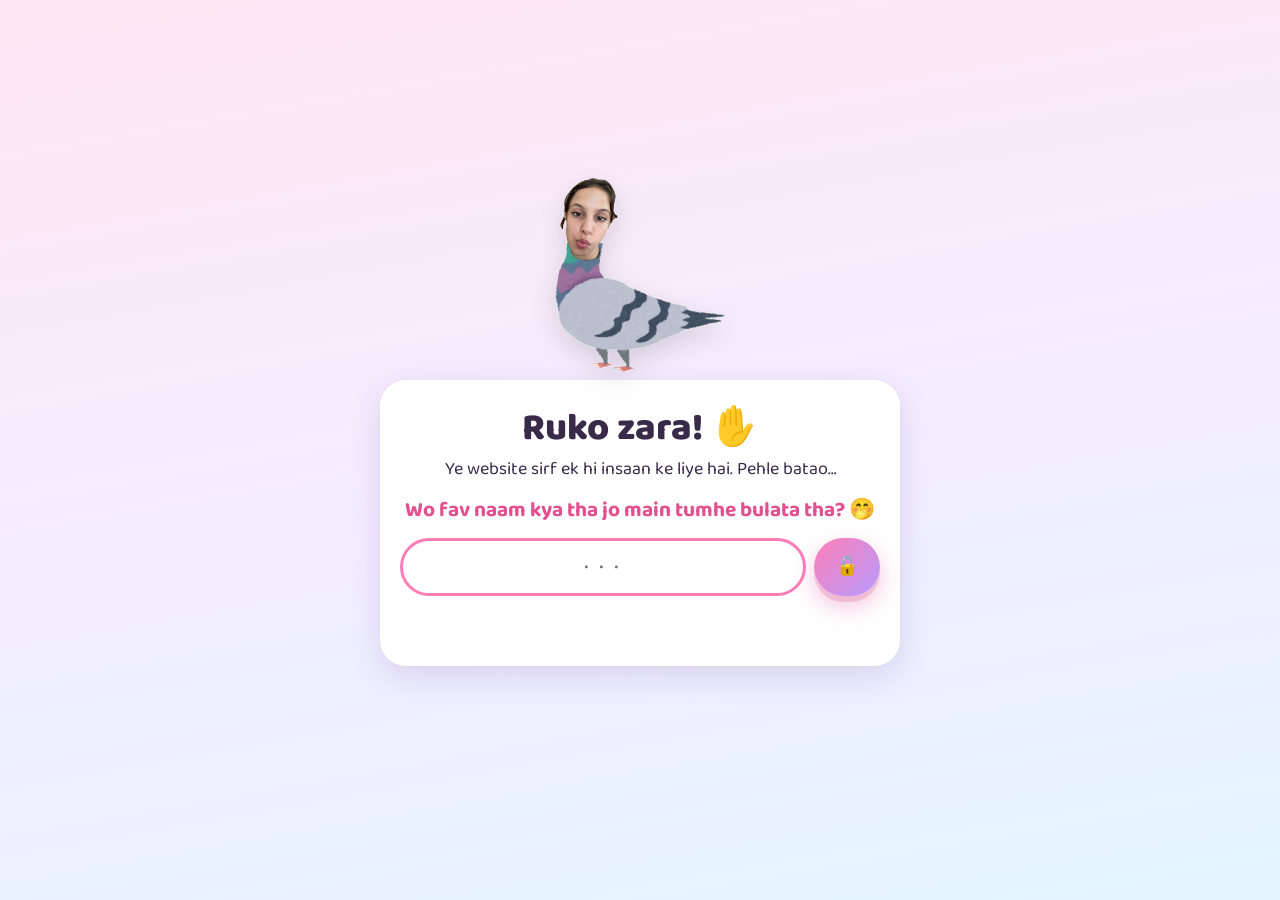
<file: bday/index.html>
<!doctype html>
<html lang="hi">
<head>
<meta charset="utf-8">
<meta name="viewport" content="width=device-width, initial-scale=1, viewport-fit=cover">
<meta name="robots" content="noindex, nofollow">
<title>Chotuuuuu ka bday</title>
<meta name="theme-color" content="#ffd6e8">
<link rel="icon" href="data:image/svg+xml,<svg xmlns='http://www.w3.org/2000/svg' viewBox='0 0 100 100'><text y='.9em' font-size='90'>🕊️</text></svg>">
<link rel="preconnect" href="https://fonts.googleapis.com">
<link rel="preconnect" href="https://fonts.gstatic.com" crossorigin>
<link href="https://fonts.googleapis.com/css2?family=Baloo+2:wght@500;700;800&family=Caveat:wght@500;700&display=swap" rel="stylesheet">
<link rel="stylesheet" href="style.css">
</head>
<body>
<div id="emoji-bg" aria-hidden="true"></div>
<button id="music" class="music" aria-label="Music on/off" hidden>🔊</button>
<main id="app"></main>
<script src="content.js"></script>
<script src="app.js"></script>
</body>
</html>
</file>
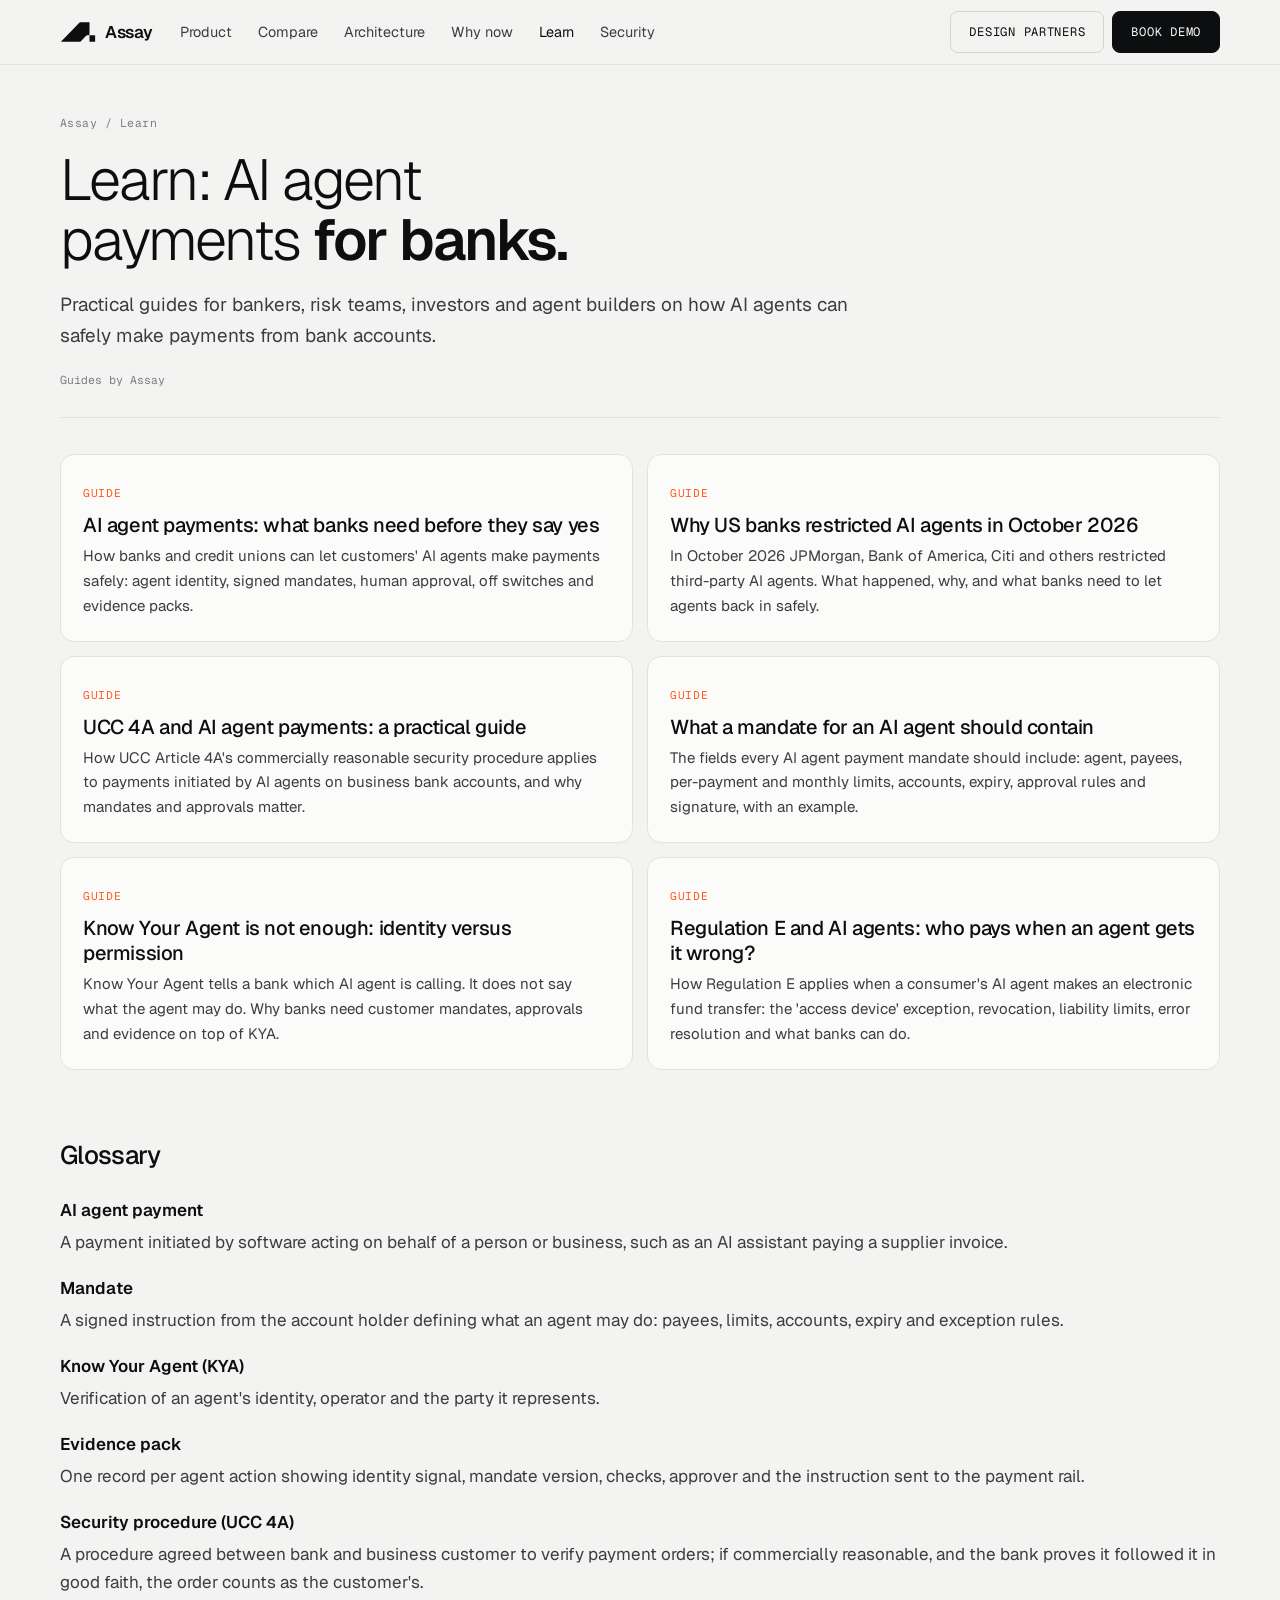
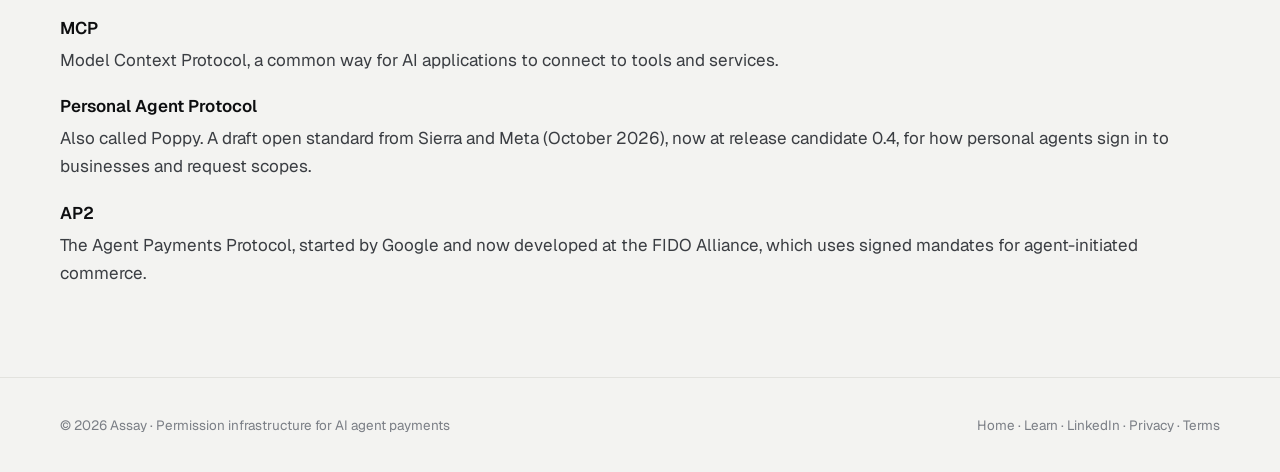
<file: learn/index.html>
<!doctype html>
<html lang="en"><head><meta charset="utf-8"><meta name="viewport" content="width=device-width,initial-scale=1,viewport-fit=cover">
<title>AI Agent Payments Guides for Banks, Credit Unions and Builders | Assay Learn</title>
<meta name="description" content="Practical guides to AI agent payments for banks and credit unions: why banks blocked agents, UCC 4A, mandates, Know Your Agent and the controls needed to say yes.">
<meta name="keywords" content="AI agent payments guide, agentic payments banking, AI agents credit unions, UCC 4A AI, know your agent, AI agent mandate">
<link rel="canonical" href="https://assayfinance.com/learn/"><meta name="robots" content="index,follow,max-image-preview:large">
<link rel="icon" href="/favicon.ico" sizes="any"><link rel="icon" type="image/svg+xml" href="/favicon.svg"><link rel="apple-touch-icon" href="/apple-touch-icon.png">
<meta property="og:type" content="website"><meta property="og:site_name" content="Assay"><meta property="og:url" content="https://assayfinance.com/learn/">
<meta property="og:title" content="Learn: AI agent payments for banks"><meta property="og:description" content="Practical guides to AI agent payments for banks and credit unions: why banks blocked agents, UCC 4A, mandates, Know Your Agent and the controls needed to say yes."><meta property="og:image" content="https://assayfinance.com/og-image.png">
<meta name="twitter:card" content="summary_large_image"><meta name="twitter:title" content="Learn: AI agent payments for banks"><meta name="twitter:description" content="Practical guides to AI agent payments for banks and credit unions: why banks blocked agents, UCC 4A, mandates, Know Your Agent and the controls needed to say yes."><meta name="twitter:image" content="https://assayfinance.com/og-image.png">

<link rel="preconnect" href="https://fonts.googleapis.com"><link rel="preconnect" href="https://fonts.gstatic.com" crossorigin><link rel="stylesheet" href="https://fonts.googleapis.com/css2?family=Geist:wght@300;400;500;600&family=Geist+Mono&display=swap"><style>
:root{color-scheme:light;--canvas:#F3F3F1;--paper:#FBFBFA;--ink:#0D0E10;--ink-2:#3A3D42;--mute:#7A7E85;--hair:#E2E2DE;--hair-2:#D3D3CE;--signal:#FF5A1F;--sans:"Geist","Helvetica Neue",Arial,sans-serif;--mono:"Geist Mono",ui-monospace,Menlo,monospace}
*{box-sizing:border-box}body{margin:0;background:var(--canvas);color:var(--ink);font-family:var(--sans);font-size:17px;line-height:1.65;-webkit-font-smoothing:antialiased}
a{color:inherit}
.wrap{max-width:1240px;margin:0 auto;padding-left:max(20px,env(safe-area-inset-left,0px));padding-right:max(20px,env(safe-area-inset-right,0px))}
@media (min-width:860px){.wrap{padding-left:max(40px,env(safe-area-inset-left,0px));padding-right:max(40px,env(safe-area-inset-right,0px))}}
.nav{position:sticky;top:env(safe-area-inset-top,0px);z-index:50;background:rgba(243,243,241,.82);backdrop-filter:saturate(1.4) blur(12px);-webkit-backdrop-filter:saturate(1.4) blur(12px);border-bottom:1px solid var(--hair)}
.nav .wrap{display:flex;align-items:center;height:64px;gap:28px}
.logo{display:flex;align-items:center;gap:9px;text-decoration:none;font-weight:600;font-size:1.06rem;letter-spacing:-.02em;line-height:1.55}
.logo svg{width:36px;height:22px;color:var(--ink)}
.links{display:flex;gap:26px;font-size:.9rem;line-height:1.55;color:var(--ink-2)}
.links a{text-decoration:none}.links a:hover,.links a[aria-current]{color:var(--ink)}
.nav-cta{margin-left:auto;display:flex;gap:8px}
@media (max-width:900px){.links{display:none}}
@media (max-width:520px){.nav-cta .btn.line{display:none}}
.btn{display:inline-flex;align-items:center;gap:8px;height:42px;padding:0 18px;border-radius:8px;border:1px solid var(--ink);background:var(--ink);color:var(--paper);font-family:var(--mono);font-size:.76rem;letter-spacing:.06em;text-transform:uppercase;text-decoration:none;cursor:pointer;white-space:nowrap;transition:background .2s,color .2s,border-color .2s}
.btn:hover{background:#26282C;border-color:#26282C}
.btn.line{background:transparent;color:var(--ink);border-color:var(--hair-2)}.btn.line:hover{border-color:var(--ink)}
.crumbs{font-family:var(--mono);font-size:.72rem;color:var(--mute);margin-top:48px;letter-spacing:.04em}.crumbs a{text-decoration:none}
h1{font-weight:300;letter-spacing:-.035em;line-height:1.05;font-size:clamp(2.2rem,5vw,3.6rem);margin:18px 0 0;max-width:20ch;text-wrap:balance}h1 b{font-weight:600}
.dek{font-size:1.18rem;color:var(--ink-2);max-width:62ch;margin-top:18px}
.meta{font-family:var(--mono);font-size:.72rem;color:var(--mute);margin-top:18px;padding-bottom:28px;border-bottom:1px solid var(--hair)}
.grid{display:grid;grid-template-columns:minmax(0,1fr) 280px;gap:56px;margin-top:36px}@media(max-width:900px){.grid{grid-template-columns:minmax(0,1fr)}}
article{max-width:68ch}article h2{font-weight:500;letter-spacing:-.025em;font-size:1.6rem;line-height:1.2;margin:44px 0 10px}article h3{font-weight:600;font-size:1.1rem;margin:28px 0 6px}
article p,article li{color:var(--ink-2)}article ul,article ol{padding-left:22px}article li{margin:6px 0}
.tldr{background:var(--paper);border:1px solid var(--hair);border-radius:14px;padding:20px 22px;margin-top:4px}.tldr b{display:block;font-family:var(--mono);font-size:.7rem;letter-spacing:.08em;text-transform:uppercase;color:var(--signal);margin-bottom:6px;font-weight:400}
table{border-collapse:collapse;width:100%;font-size:.94rem;margin:14px 0}th,td{text-align:left;padding:10px 12px;border-bottom:1px solid var(--hair);vertical-align:top}th{font-family:var(--mono);font-size:.7rem;letter-spacing:.06em;text-transform:uppercase;color:var(--mute);font-weight:400}
.tbl{overflow-x:auto}
aside .box{position:sticky;top:90px;background:#0C0D0F;color:#E6E8EA;border-radius:16px;padding:24px}aside h4{margin:0 0 8px;font-weight:500;font-size:1.15rem;letter-spacing:-.02em}aside p{color:#A9ADB3;font-size:.92rem;margin:0 0 16px}aside .btn{background:#fff;color:#000;border-color:#fff}aside .btn:hover{background:#E6E8EA}
.related{margin-top:56px;border-top:1px solid var(--hair);padding-top:24px}.related ul{list-style:none;padding:0;display:grid;gap:10px}.related a{text-decoration:none;font-weight:500}.related a:hover{color:var(--signal)}
.src{margin-top:40px;font-size:.84rem;color:var(--mute)}.src ol{padding-left:18px}.src a{color:var(--ink-2)}
footer{margin-top:90px;border-top:1px solid var(--hair);padding-block:36px;font-size:.84rem;color:var(--mute)}footer .wrap{display:flex;flex-wrap:wrap;justify-content:space-between;gap:12px}footer a{text-decoration:none}
.cards{display:grid;grid-template-columns:repeat(2,minmax(0,1fr));gap:14px;margin-top:36px}@media(max-width:760px){.cards{grid-template-columns:minmax(0,1fr)}}
.card{display:block;background:var(--paper);border:1px solid var(--hair);border-radius:14px;padding:22px;text-decoration:none;transition:border-color .2s}.card:hover{border-color:var(--ink)}.card .k{font-family:var(--mono);font-size:.7rem;color:var(--signal);letter-spacing:.06em;text-transform:uppercase}.card h2{font-weight:500;font-size:1.25rem;letter-spacing:-.02em;margin:8px 0 6px;line-height:1.25}.card p{margin:0;color:var(--ink-2);font-size:.94rem}
dl.gl{margin-top:20px}dl.gl dt{font-weight:600;margin-top:18px}dl.gl dd{margin:4px 0 0;color:var(--ink-2)}
</style>
<script type="application/ld+json">{"@context": "https://schema.org", "@graph": [{"@type": "BreadcrumbList", "itemListElement": [{"@type": "ListItem", "position": 1, "name": "Assay", "item": "https://assayfinance.com/"}, {"@type": "ListItem", "position": 2, "name": "Learn", "item": "https://assayfinance.com/learn/"}]}]}</script>
</head><body>
<header class="nav"><div class="wrap"><a class="logo" href="/"><svg viewBox="15 80 415 245" aria-hidden="true"><path fill="#0D0E10" fill-rule="evenodd" d="M25 315 L232 102 Q241 91 255 90 L355 90 L355 229 Q355 239 345 239 L331 239 Q322 239 316 246 L250 315 Z M355 240 H420 V315 H355 Z"/></svg>Assay</a><nav class="links" aria-label="Main"><a href="/#product">Product</a><a href="/#compare">Compare</a><a href="/#architecture">Architecture</a><a href="/#why-now">Why now</a><a href="/learn/" aria-current="page">Learn</a><a href="/#security">Security</a></nav><div class="nav-cta"><a class="btn line" href="/#design-partners">Design partners</a><a class="btn" href="mailto:founders@assayfinance.com?subject=Assay%20demo">Book demo</a></div></div></header>
<main class="wrap">
<div class="crumbs"><a href='/'>Assay</a> / Learn</div>
<h1>Learn: AI agent payments <b>for banks.</b></h1>
<p class="dek">Practical guides for bankers, risk teams, investors and agent builders on how AI agents can safely make payments from bank accounts.</p>
<div class="meta">Guides by Assay</div>
<div class='cards'><a class='card' href='/learn/ai-agent-payments-for-banks.html'><span class='k'>Guide</span><h2>AI agent payments: what banks need before they say yes</h2><p>How banks and credit unions can let customers' AI agents make payments safely: agent identity, signed mandates, human approval, off switches and evidence packs.</p></a><a class='card' href='/learn/why-banks-blocked-ai-agents.html'><span class='k'>Guide</span><h2>Why US banks restricted AI agents in October 2026</h2><p>In October 2026 JPMorgan, Bank of America, Citi and others restricted third-party AI agents. What happened, why, and what banks need to let agents back in safely.</p></a><a class='card' href='/learn/ucc-4a-ai-agent-payments.html'><span class='k'>Guide</span><h2>UCC 4A and AI agent payments: a practical guide</h2><p>How UCC Article 4A's commercially reasonable security procedure applies to payments initiated by AI agents on business bank accounts, and why mandates and approvals matter.</p></a><a class='card' href='/learn/ai-agent-payment-mandate.html'><span class='k'>Guide</span><h2>What a mandate for an AI agent should contain</h2><p>The fields every AI agent payment mandate should include: agent, payees, per-payment and monthly limits, accounts, expiry, approval rules and signature, with an example.</p></a><a class='card' href='/learn/know-your-agent-vs-mandates.html'><span class='k'>Guide</span><h2>Know Your Agent is not enough: identity versus permission</h2><p>Know Your Agent tells a bank which AI agent is calling. It does not say what the agent may do. Why banks need customer mandates, approvals and evidence on top of KYA.</p></a><a class='card' href='/learn/regulation-e-ai-agents.html'><span class='k'>Guide</span><h2>Regulation E and AI agents: who pays when an agent gets it wrong?</h2><p>How Regulation E applies when a consumer's AI agent makes an electronic fund transfer: the 'access device' exception, revocation, liability limits, error resolution and what banks can do.</p></a></div><h2 style="font-weight:500;letter-spacing:-.025em;font-size:1.6rem;margin:64px 0 0">Glossary</h2><dl class="gl">
<dt>AI agent payment</dt><dd>A payment initiated by software acting on behalf of a person or business, such as an AI assistant paying a supplier invoice.</dd>
<dt>Mandate</dt><dd>A signed instruction from the account holder defining what an agent may do: payees, limits, accounts, expiry and exception rules.</dd>
<dt>Know Your Agent (KYA)</dt><dd>Verification of an agent's identity, operator and the party it represents.</dd>
<dt>Evidence pack</dt><dd>One record per agent action showing identity signal, mandate version, checks, approver and the instruction sent to the payment rail.</dd>
<dt>Security procedure (UCC 4A)</dt><dd>A procedure agreed between bank and business customer to verify payment orders; if commercially reasonable, and the bank proves it followed it in good faith, the order counts as the customer's.</dd>
<dt>MCP</dt><dd>Model Context Protocol, a common way for AI applications to connect to tools and services.</dd>
<dt>Personal Agent Protocol</dt><dd>Also called Poppy. A draft open standard from Sierra and Meta (October 2026), now at release candidate 0.4, for how personal agents sign in to businesses and request scopes.</dd>
<dt>AP2</dt><dd>The Agent Payments Protocol, started by Google and now developed at the FIDO Alliance, which uses signed mandates for agent-initiated commerce.</dd></dl>
</main>
<footer><div class="wrap"><span>© 2026 Assay · Permission infrastructure for AI agent payments</span><span><a href="/">Home</a> · <a href="/learn/">Learn</a> · <a href="https://www.linkedin.com/company/assayfinance/" rel="noopener">LinkedIn</a> · <a href="/privacy.html">Privacy</a> · <a href="/terms.html">Terms</a></span></div></footer>
</body></html>
</file>
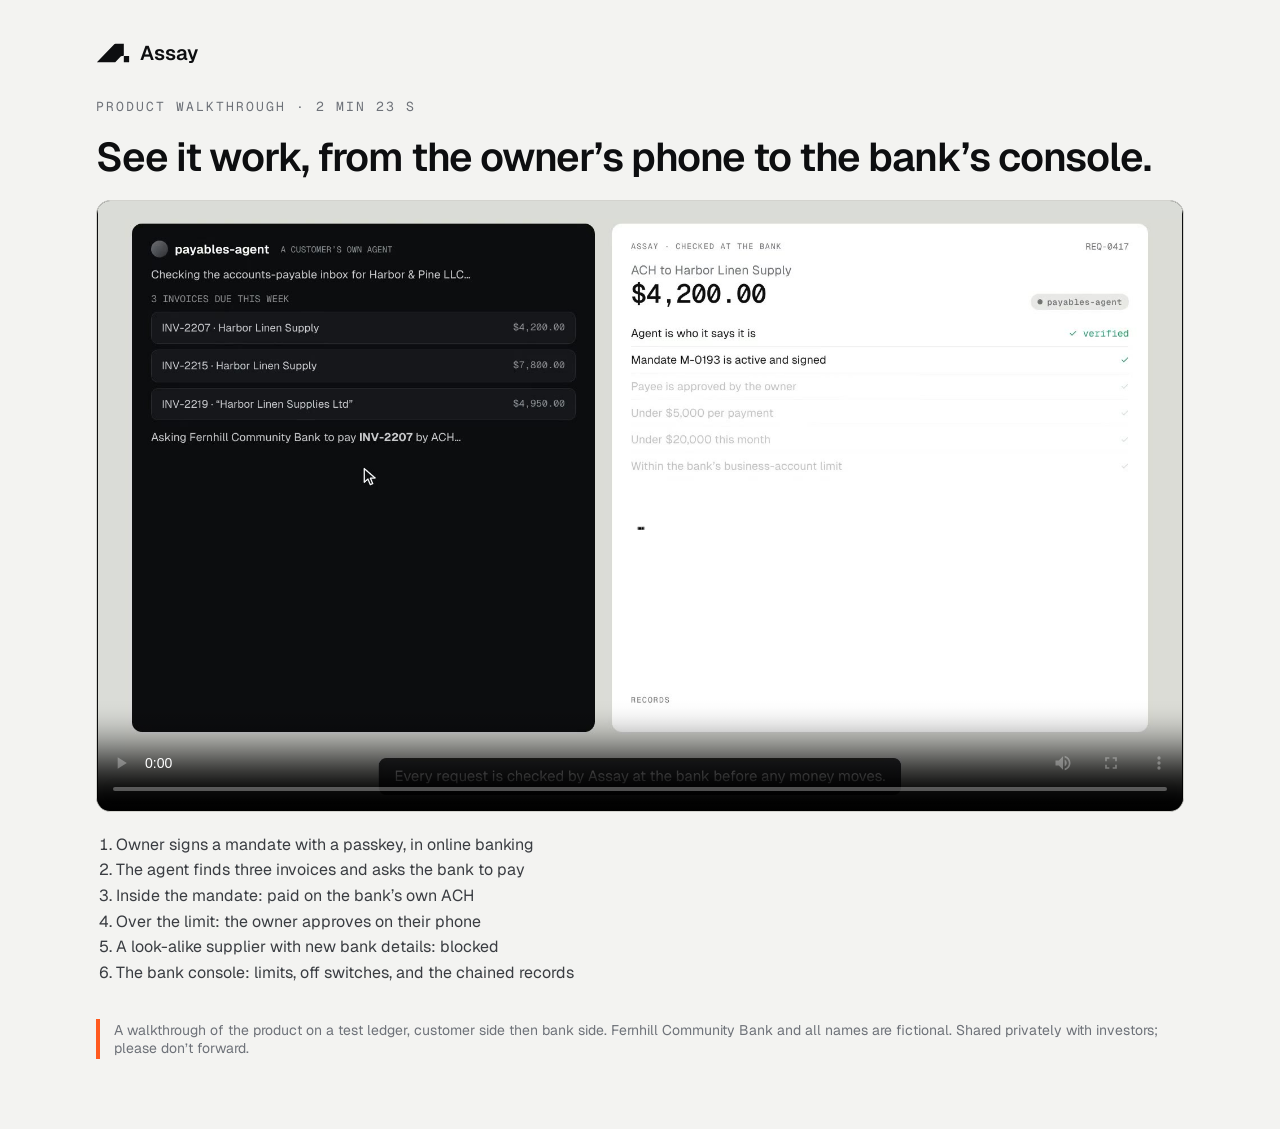
<file: w-a8834c9fe5/index.html>
<!doctype html>
<html lang="en">
<head>
<meta charset="utf-8">
<meta name="viewport" content="width=device-width, initial-scale=1, viewport-fit=cover">
<meta name="robots" content="noindex, nofollow, noarchive">
<meta name="referrer" content="no-referrer">
<title>Assay · Product walkthrough</title>
<link rel="icon" href="/favicon.svg" type="image/svg+xml">
<link rel="preconnect" href="https://fonts.googleapis.com">
<link rel="preconnect" href="https://fonts.gstatic.com" crossorigin>
<link rel="stylesheet" href="https://fonts.googleapis.com/css2?family=Geist:wght@400;600&family=Geist+Mono:wght@400&display=swap">
<style>
:root{--ink:#0D0E10;--bg:#F3F3F1;--muted:#6E7279;--line:#D3D3CE;--or:#FF5A1F}
*{box-sizing:border-box}
body{margin:0;background:var(--bg);color:var(--ink);font-family:"Geist","Helvetica Neue",Arial,sans-serif;-webkit-font-smoothing:antialiased}
main{max-width:1120px;margin:0 auto;padding:40px 16px 56px;display:flex;flex-direction:column;gap:20px}
.top{display:flex;align-items:center;gap:10px;font-weight:600;font-size:20px}
.top img{width:34px;height:20px}
.lab{font-family:"Geist Mono",ui-monospace,monospace;font-size:13px;letter-spacing:2px;color:var(--muted);margin:12px 0 0}
h1{font-size:clamp(26px,4vw,40px);line-height:1.12;letter-spacing:-1px;margin:0;font-weight:600}
video{width:100%;aspect-ratio:16/9;background:#0C0D0F;border-radius:14px;border:1px solid var(--line);display:block}
ol{margin:0;padding:0 0 0 20px;color:#3A3D42;line-height:1.6;font-size:16px}
.note{font-size:14px;color:var(--muted);border-left:4px solid var(--or);padding:2px 0 2px 14px}
</style>
</head>
<body>
<main>
<div class="top"><img src="/assay-mark-dark.svg" alt="">Assay</div>
<p class="lab">PRODUCT WALKTHROUGH · 2 MIN 23 S</p>
<h1>See it work, from the owner’s phone to the bank’s console.</h1>
<video controls playsinline preload="metadata" poster="poster.jpg" controlslist="nodownload">
<source src="assay-walkthrough.mp4" type="video/mp4">
</video>
<ol>
<li>Owner signs a mandate with a passkey, in online banking</li>
<li>The agent finds three invoices and asks the bank to pay</li>
<li>Inside the mandate: paid on the bank’s own ACH</li>
<li>Over the limit: the owner approves on their phone</li>
<li>A look-alike supplier with new bank details: blocked</li>
<li>The bank console: limits, off switches, and the chained records</li>
</ol>
<p class="note">A walkthrough of the product on a test ledger, customer side then bank side. Fernhill Community Bank and all names are fictional. Shared privately with investors; please don’t forward.</p>
</main>
</body>
</html>
</file>
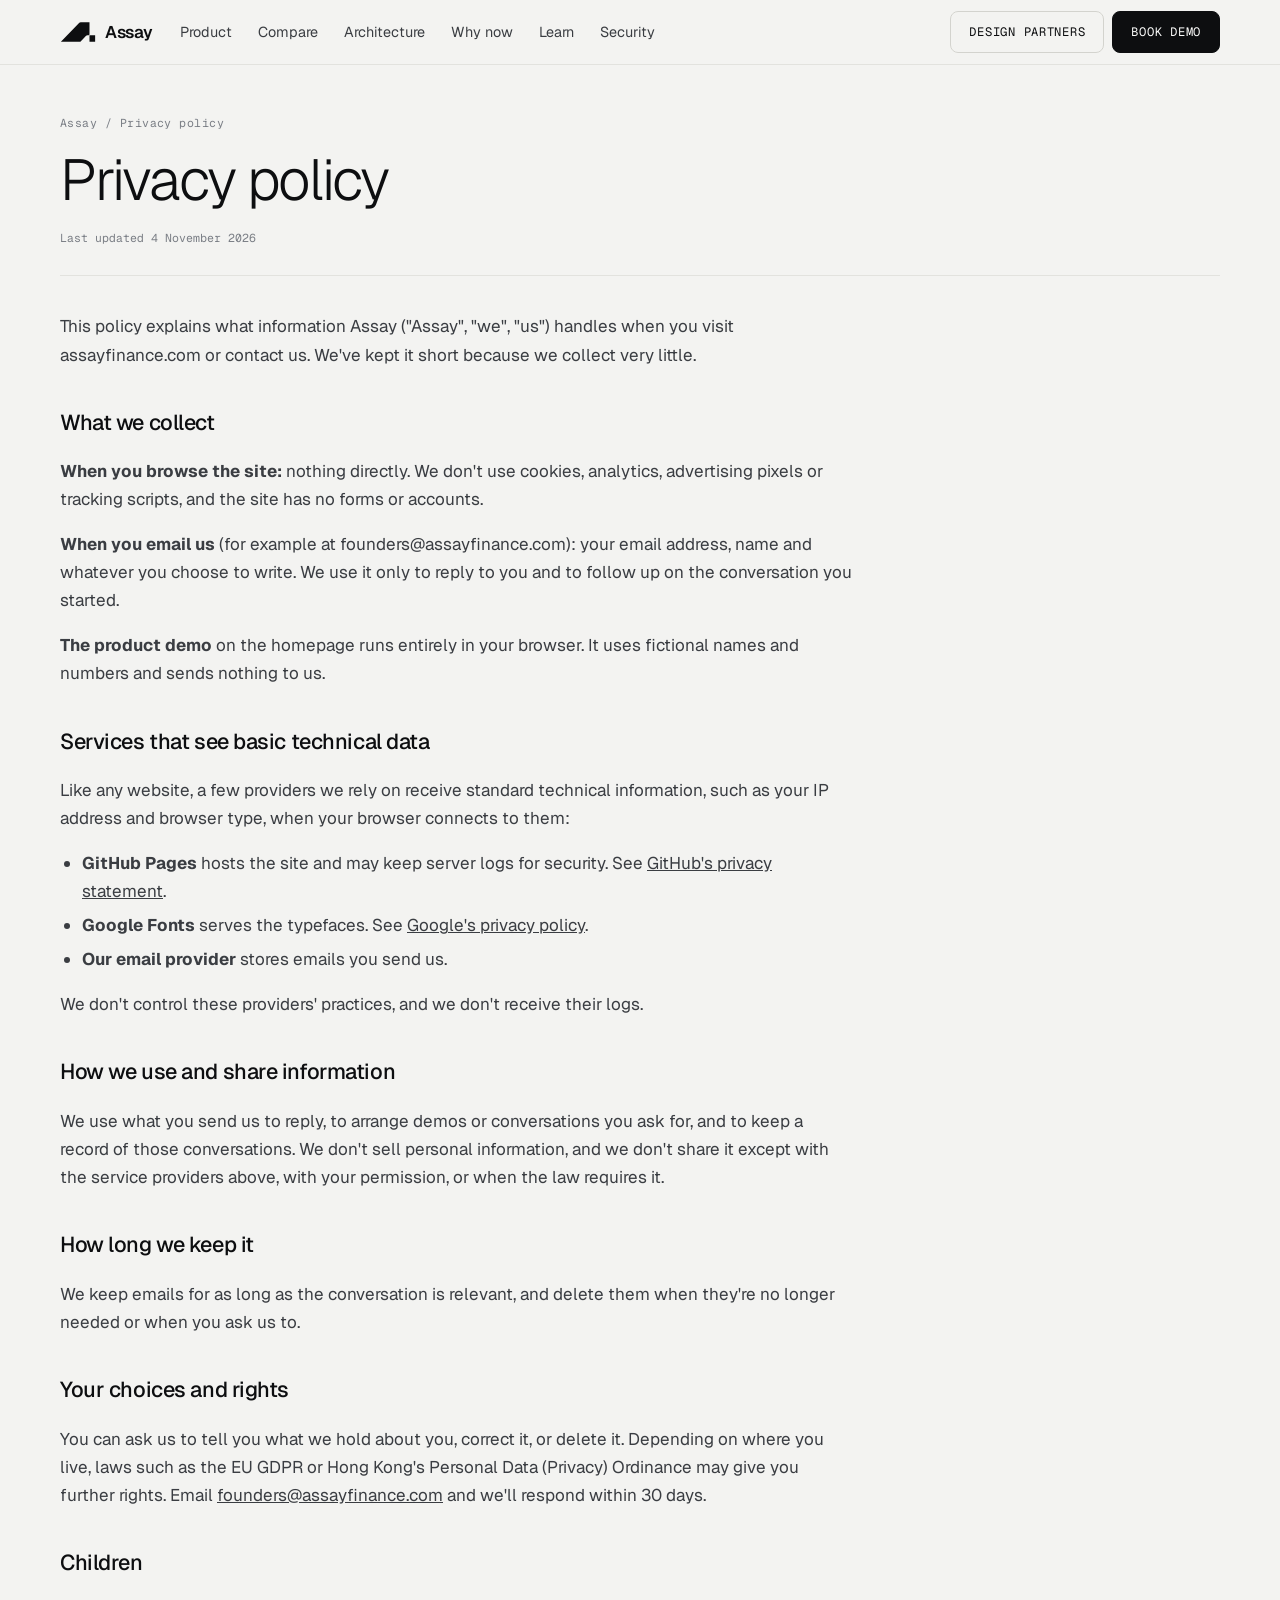
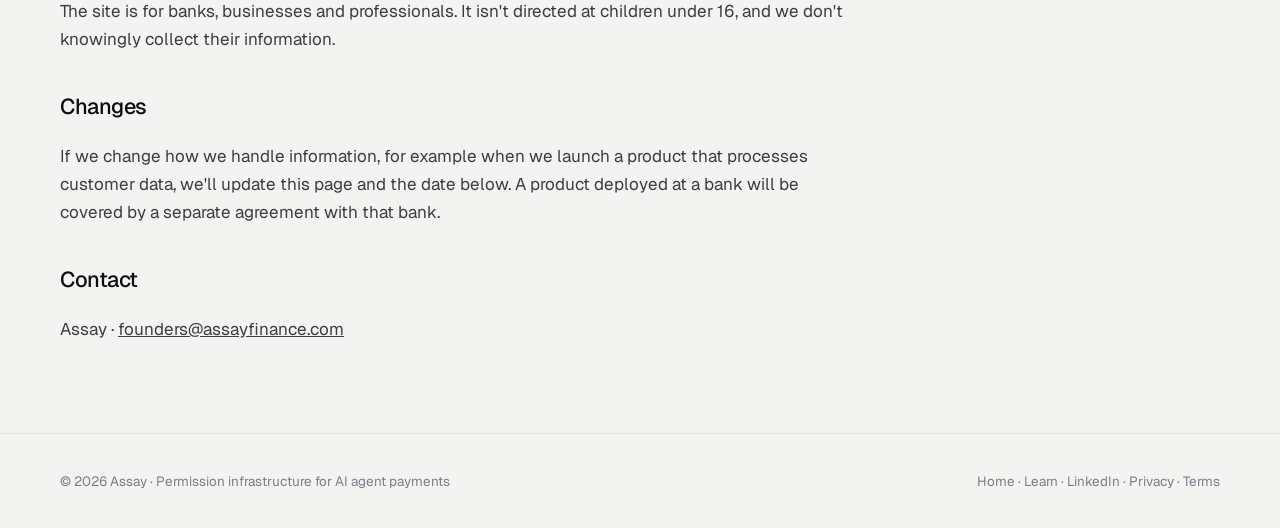
<file: privacy.html>
<!doctype html>
<html lang="en"><head><meta charset="utf-8"><meta name="viewport" content="width=device-width,initial-scale=1,viewport-fit=cover">
<title>Privacy policy | Assay</title><meta name="description" content="How Assay handles information when you visit assayfinance.com or contact us. No cookies, no analytics, no tracking.">
<link rel="canonical" href="https://assayfinance.com/privacy.html"><meta name="robots" content="index,follow">
<link rel="icon" href="/favicon.ico" sizes="any"><link rel="icon" type="image/svg+xml" href="/favicon.svg"><link rel="apple-touch-icon" href="/apple-touch-icon.png">
<link rel="preconnect" href="https://fonts.googleapis.com"><link rel="preconnect" href="https://fonts.gstatic.com" crossorigin><link rel="stylesheet" href="https://fonts.googleapis.com/css2?family=Geist:wght@300;400;500;600&family=Geist+Mono&display=swap"><style>
:root{color-scheme:light;--canvas:#F3F3F1;--paper:#FBFBFA;--ink:#0D0E10;--ink-2:#3A3D42;--mute:#7A7E85;--hair:#E2E2DE;--hair-2:#D3D3CE;--signal:#FF5A1F;--sans:"Geist","Helvetica Neue",Arial,sans-serif;--mono:"Geist Mono",ui-monospace,Menlo,monospace}
*{box-sizing:border-box}body{margin:0;background:var(--canvas);color:var(--ink);font-family:var(--sans);font-size:17px;line-height:1.65;-webkit-font-smoothing:antialiased}
a{color:inherit}
.wrap{max-width:1240px;margin:0 auto;padding-left:max(20px,env(safe-area-inset-left,0px));padding-right:max(20px,env(safe-area-inset-right,0px))}
@media (min-width:860px){.wrap{padding-left:max(40px,env(safe-area-inset-left,0px));padding-right:max(40px,env(safe-area-inset-right,0px))}}
.nav{position:sticky;top:env(safe-area-inset-top,0px);z-index:50;background:rgba(243,243,241,.82);backdrop-filter:saturate(1.4) blur(12px);-webkit-backdrop-filter:saturate(1.4) blur(12px);border-bottom:1px solid var(--hair)}
.nav .wrap{display:flex;align-items:center;height:64px;gap:28px}
.logo{display:flex;align-items:center;gap:9px;text-decoration:none;font-weight:600;font-size:1.06rem;letter-spacing:-.02em;line-height:1.55}
.logo svg{width:36px;height:22px;color:var(--ink)}
.links{display:flex;gap:26px;font-size:.9rem;line-height:1.55;color:var(--ink-2)}
.links a{text-decoration:none}.links a:hover,.links a[aria-current]{color:var(--ink)}
.nav-cta{margin-left:auto;display:flex;gap:8px}
@media (max-width:900px){.links{display:none}}
@media (max-width:520px){.nav-cta .btn.line{display:none}}
.btn{display:inline-flex;align-items:center;gap:8px;height:42px;padding:0 18px;border-radius:8px;border:1px solid var(--ink);background:var(--ink);color:var(--paper);font-family:var(--mono);font-size:.76rem;letter-spacing:.06em;text-transform:uppercase;text-decoration:none;cursor:pointer;white-space:nowrap;transition:background .2s,color .2s,border-color .2s}
.btn:hover{background:#26282C;border-color:#26282C}
.btn.line{background:transparent;color:var(--ink);border-color:var(--hair-2)}.btn.line:hover{border-color:var(--ink)}
.crumbs{font-family:var(--mono);font-size:.72rem;color:var(--mute);margin-top:48px;letter-spacing:.04em}.crumbs a{text-decoration:none}
h1{font-weight:300;letter-spacing:-.035em;line-height:1.05;font-size:clamp(2.2rem,5vw,3.6rem);margin:18px 0 0;max-width:20ch;text-wrap:balance}h1 b{font-weight:600}
.dek{font-size:1.18rem;color:var(--ink-2);max-width:62ch;margin-top:18px}
.meta{font-family:var(--mono);font-size:.72rem;color:var(--mute);margin-top:18px;padding-bottom:28px;border-bottom:1px solid var(--hair)}
.grid{display:grid;grid-template-columns:minmax(0,1fr) 280px;gap:56px;margin-top:36px}@media(max-width:900px){.grid{grid-template-columns:minmax(0,1fr)}}
article{max-width:68ch}article h2{font-weight:500;letter-spacing:-.025em;font-size:1.6rem;line-height:1.2;margin:44px 0 10px}article h3{font-weight:600;font-size:1.1rem;margin:28px 0 6px}
article p,article li{color:var(--ink-2)}article ul,article ol{padding-left:22px}article li{margin:6px 0}
.tldr{background:var(--paper);border:1px solid var(--hair);border-radius:14px;padding:20px 22px;margin-top:4px}.tldr b{display:block;font-family:var(--mono);font-size:.7rem;letter-spacing:.08em;text-transform:uppercase;color:var(--signal);margin-bottom:6px;font-weight:400}
table{border-collapse:collapse;width:100%;font-size:.94rem;margin:14px 0}th,td{text-align:left;padding:10px 12px;border-bottom:1px solid var(--hair);vertical-align:top}th{font-family:var(--mono);font-size:.7rem;letter-spacing:.06em;text-transform:uppercase;color:var(--mute);font-weight:400}
.tbl{overflow-x:auto}
aside .box{position:sticky;top:90px;background:#0C0D0F;color:#E6E8EA;border-radius:16px;padding:24px}aside h4{margin:0 0 8px;font-weight:500;font-size:1.15rem;letter-spacing:-.02em}aside p{color:#A9ADB3;font-size:.92rem;margin:0 0 16px}aside .btn{background:#fff;color:#000;border-color:#fff}aside .btn:hover{background:#E6E8EA}
.related{margin-top:56px;border-top:1px solid var(--hair);padding-top:24px}.related ul{list-style:none;padding:0;display:grid;gap:10px}.related a{text-decoration:none;font-weight:500}.related a:hover{color:var(--signal)}
.src{margin-top:40px;font-size:.84rem;color:var(--mute)}.src ol{padding-left:18px}.src a{color:var(--ink-2)}
footer{margin-top:90px;border-top:1px solid var(--hair);padding-block:36px;font-size:.84rem;color:var(--mute)}footer .wrap{display:flex;flex-wrap:wrap;justify-content:space-between;gap:12px}footer a{text-decoration:none}
.cards{display:grid;grid-template-columns:repeat(2,minmax(0,1fr));gap:14px;margin-top:36px}@media(max-width:760px){.cards{grid-template-columns:minmax(0,1fr)}}
.card{display:block;background:var(--paper);border:1px solid var(--hair);border-radius:14px;padding:22px;text-decoration:none;transition:border-color .2s}.card:hover{border-color:var(--ink)}.card .k{font-family:var(--mono);font-size:.7rem;color:var(--signal);letter-spacing:.06em;text-transform:uppercase}.card h2{font-weight:500;font-size:1.25rem;letter-spacing:-.02em;margin:8px 0 6px;line-height:1.25}.card p{margin:0;color:var(--ink-2);font-size:.94rem}
dl.gl{margin-top:20px}dl.gl dt{font-weight:600;margin-top:18px}dl.gl dd{margin:4px 0 0;color:var(--ink-2)}

.legal{max-width:72ch;margin-top:36px}.legal h2{font-weight:500;letter-spacing:-.02em;font-size:1.35rem;margin:36px 0 8px}.legal p,.legal li{color:var(--ink-2)}.legal ul{padding-left:22px}.legal li{margin:6px 0}</style>
<script type="application/ld+json">{"@context": "https://schema.org", "@type": "WebPage", "name": "Privacy policy", "url": "https://assayfinance.com/privacy.html", "dateModified": "2026-11-04", "publisher": {"@type": "Organization", "name": "Assay", "url": "https://assayfinance.com/"}}</script>
</head><body>
<header class="nav"><div class="wrap"><a class="logo" href="/"><svg viewBox="15 80 415 245" aria-hidden="true"><path fill="#0D0E10" fill-rule="evenodd" d="M25 315 L232 102 Q241 91 255 90 L355 90 L355 229 Q355 239 345 239 L331 239 Q322 239 316 246 L250 315 Z M355 240 H420 V315 H355 Z"/></svg>Assay</a><nav class="links" aria-label="Main"><a href="/#product">Product</a><a href="/#compare">Compare</a><a href="/#architecture">Architecture</a><a href="/#why-now">Why now</a><a href="/learn/">Learn</a><a href="/#security">Security</a></nav><div class="nav-cta"><a class="btn line" href="/#design-partners">Design partners</a><a class="btn" href="mailto:founders@assayfinance.com?subject=Assay%20demo">Book demo</a></div></div></header>
<main class="wrap">
<div class="crumbs"><a href="/">Assay</a> / Privacy policy</div>
<h1>Privacy policy</h1>
<div class="meta">Last updated 4 November 2026</div>
<div class="legal"><p>This policy explains what information Assay ("Assay", "we", "us") handles when you visit assayfinance.com or contact us. We've kept it short because we collect very little.</p>
<h2>What we collect</h2>
<p><b>When you browse the site:</b> nothing directly. We don't use cookies, analytics, advertising pixels or tracking scripts, and the site has no forms or accounts.</p>
<p><b>When you email us</b> (for example at founders@assayfinance.com): your email address, name and whatever you choose to write. We use it only to reply to you and to follow up on the conversation you started.</p>
<p><b>The product demo</b> on the homepage runs entirely in your browser. It uses fictional names and numbers and sends nothing to us.</p>
<h2>Services that see basic technical data</h2>
<p>Like any website, a few providers we rely on receive standard technical information, such as your IP address and browser type, when your browser connects to them:</p>
<ul><li><b>GitHub Pages</b> hosts the site and may keep server logs for security. See <a href="https://docs.github.com/en/site-policy/privacy-policies/github-general-privacy-statement">GitHub's privacy statement</a>.</li>
<li><b>Google Fonts</b> serves the typefaces. See <a href="https://policies.google.com/privacy">Google's privacy policy</a>.</li>
<li><b>Our email provider</b> stores emails you send us.</li></ul>
<p>We don't control these providers' practices, and we don't receive their logs.</p>
<h2>How we use and share information</h2>
<p>We use what you send us to reply, to arrange demos or conversations you ask for, and to keep a record of those conversations. We don't sell personal information, and we don't share it except with the service providers above, with your permission, or when the law requires it.</p>
<h2>How long we keep it</h2>
<p>We keep emails for as long as the conversation is relevant, and delete them when they're no longer needed or when you ask us to.</p>
<h2>Your choices and rights</h2>
<p>You can ask us to tell you what we hold about you, correct it, or delete it. Depending on where you live, laws such as the EU GDPR or Hong Kong's Personal Data (Privacy) Ordinance may give you further rights. Email <a href="mailto:founders@assayfinance.com">founders@assayfinance.com</a> and we'll respond within 30 days.</p>
<h2>Children</h2>
<p>The site is for banks, businesses and professionals. It isn't directed at children under 16, and we don't knowingly collect their information.</p>
<h2>Changes</h2>
<p>If we change how we handle information, for example when we launch a product that processes customer data, we'll update this page and the date below. A product deployed at a bank will be covered by a separate agreement with that bank.</p>
<h2>Contact</h2>
<p>Assay · <a href="mailto:founders@assayfinance.com">founders@assayfinance.com</a></p></div>
</main>
<footer><div class="wrap"><span>© 2026 Assay · Permission infrastructure for AI agent payments</span><span><a href="/">Home</a> · <a href="/learn/">Learn</a> · <a href="https://www.linkedin.com/company/assayfinance/" rel="noopener">LinkedIn</a> · <a href="/privacy.html">Privacy</a> · <a href="/terms.html">Terms</a></span></div></footer>
</body></html>
</file>
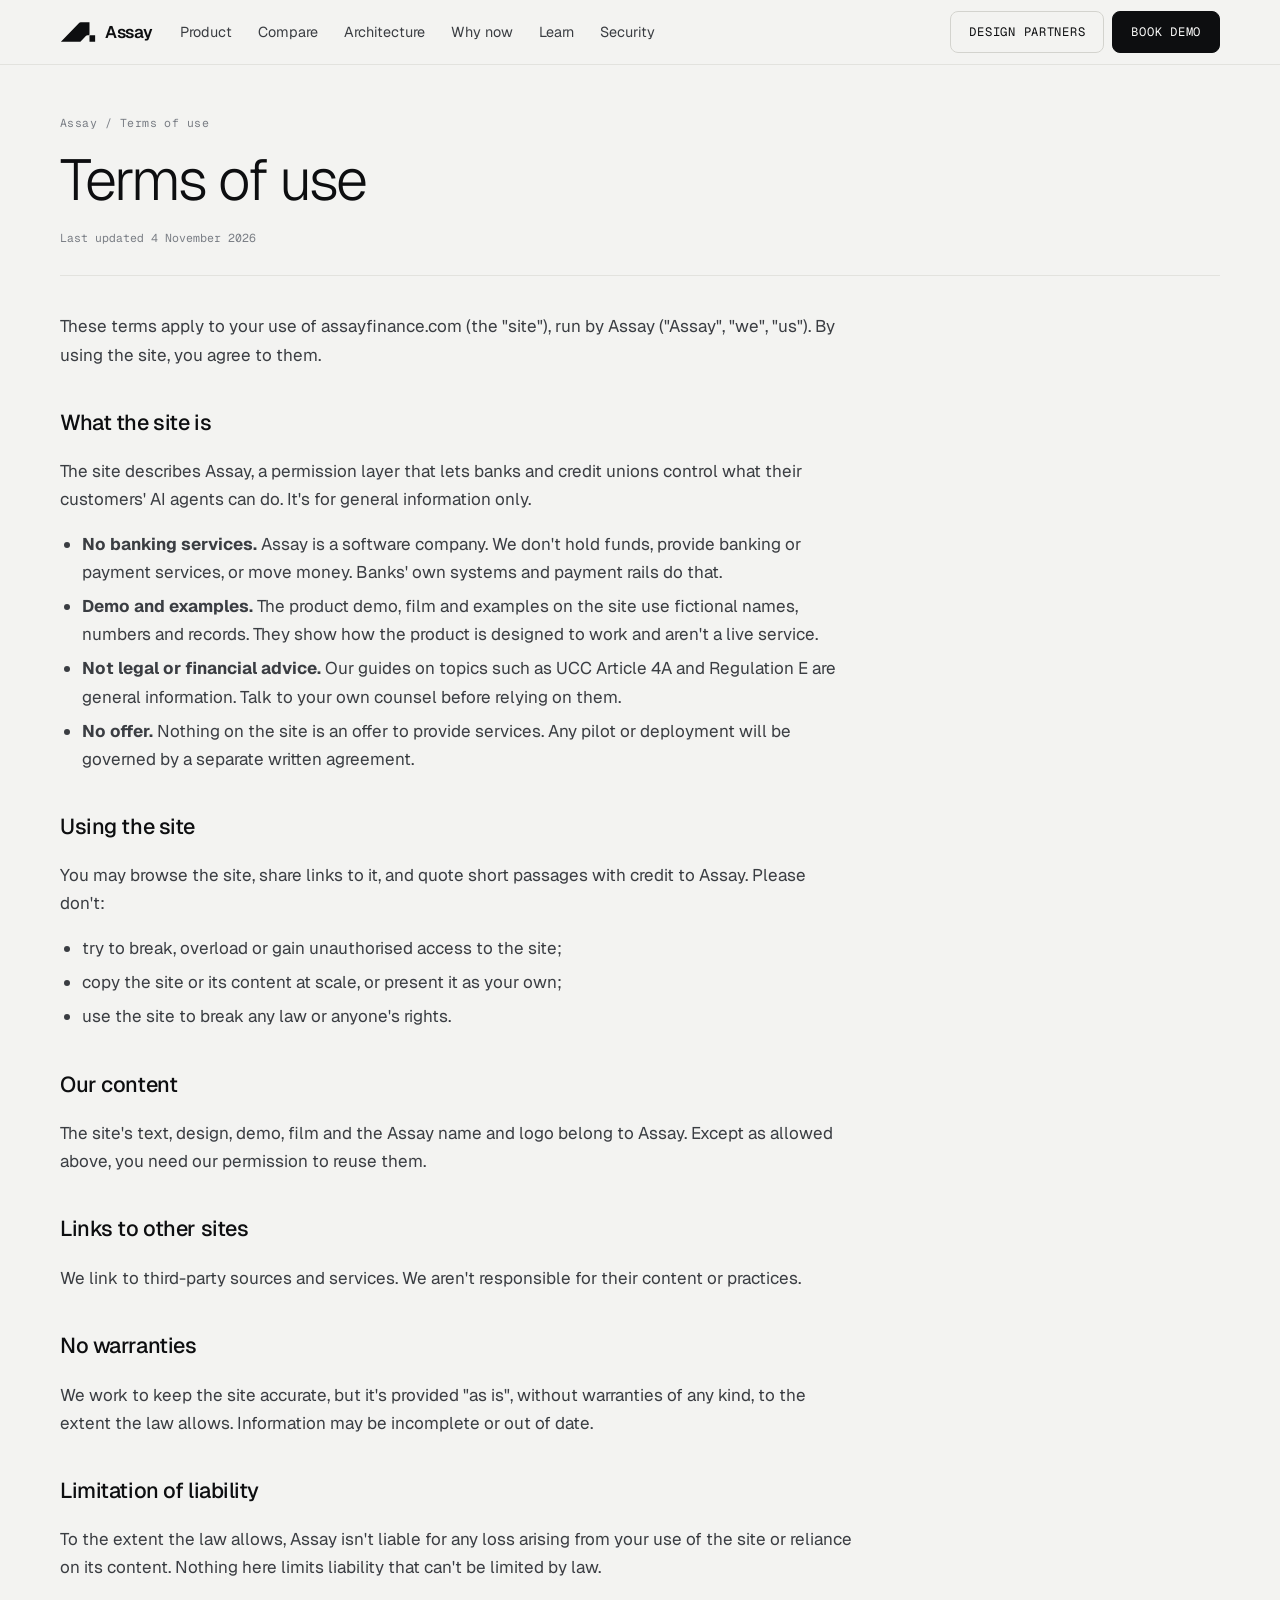
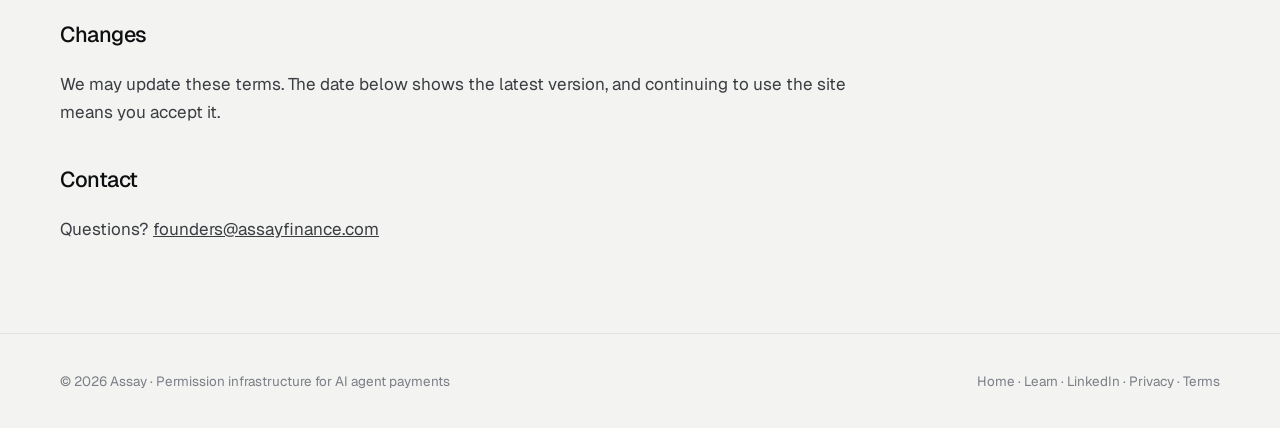
<file: terms.html>
<!doctype html>
<html lang="en"><head><meta charset="utf-8"><meta name="viewport" content="width=device-width,initial-scale=1,viewport-fit=cover">
<title>Terms of use | Assay</title><meta name="description" content="Terms for using assayfinance.com. Assay is a software company and does not hold funds or provide banking services.">
<link rel="canonical" href="https://assayfinance.com/terms.html"><meta name="robots" content="index,follow">
<link rel="icon" href="/favicon.ico" sizes="any"><link rel="icon" type="image/svg+xml" href="/favicon.svg"><link rel="apple-touch-icon" href="/apple-touch-icon.png">
<link rel="preconnect" href="https://fonts.googleapis.com"><link rel="preconnect" href="https://fonts.gstatic.com" crossorigin><link rel="stylesheet" href="https://fonts.googleapis.com/css2?family=Geist:wght@300;400;500;600&family=Geist+Mono&display=swap"><style>
:root{color-scheme:light;--canvas:#F3F3F1;--paper:#FBFBFA;--ink:#0D0E10;--ink-2:#3A3D42;--mute:#7A7E85;--hair:#E2E2DE;--hair-2:#D3D3CE;--signal:#FF5A1F;--sans:"Geist","Helvetica Neue",Arial,sans-serif;--mono:"Geist Mono",ui-monospace,Menlo,monospace}
*{box-sizing:border-box}body{margin:0;background:var(--canvas);color:var(--ink);font-family:var(--sans);font-size:17px;line-height:1.65;-webkit-font-smoothing:antialiased}
a{color:inherit}
.wrap{max-width:1240px;margin:0 auto;padding-left:max(20px,env(safe-area-inset-left,0px));padding-right:max(20px,env(safe-area-inset-right,0px))}
@media (min-width:860px){.wrap{padding-left:max(40px,env(safe-area-inset-left,0px));padding-right:max(40px,env(safe-area-inset-right,0px))}}
.nav{position:sticky;top:env(safe-area-inset-top,0px);z-index:50;background:rgba(243,243,241,.82);backdrop-filter:saturate(1.4) blur(12px);-webkit-backdrop-filter:saturate(1.4) blur(12px);border-bottom:1px solid var(--hair)}
.nav .wrap{display:flex;align-items:center;height:64px;gap:28px}
.logo{display:flex;align-items:center;gap:9px;text-decoration:none;font-weight:600;font-size:1.06rem;letter-spacing:-.02em;line-height:1.55}
.logo svg{width:36px;height:22px;color:var(--ink)}
.links{display:flex;gap:26px;font-size:.9rem;line-height:1.55;color:var(--ink-2)}
.links a{text-decoration:none}.links a:hover,.links a[aria-current]{color:var(--ink)}
.nav-cta{margin-left:auto;display:flex;gap:8px}
@media (max-width:900px){.links{display:none}}
@media (max-width:520px){.nav-cta .btn.line{display:none}}
.btn{display:inline-flex;align-items:center;gap:8px;height:42px;padding:0 18px;border-radius:8px;border:1px solid var(--ink);background:var(--ink);color:var(--paper);font-family:var(--mono);font-size:.76rem;letter-spacing:.06em;text-transform:uppercase;text-decoration:none;cursor:pointer;white-space:nowrap;transition:background .2s,color .2s,border-color .2s}
.btn:hover{background:#26282C;border-color:#26282C}
.btn.line{background:transparent;color:var(--ink);border-color:var(--hair-2)}.btn.line:hover{border-color:var(--ink)}
.crumbs{font-family:var(--mono);font-size:.72rem;color:var(--mute);margin-top:48px;letter-spacing:.04em}.crumbs a{text-decoration:none}
h1{font-weight:300;letter-spacing:-.035em;line-height:1.05;font-size:clamp(2.2rem,5vw,3.6rem);margin:18px 0 0;max-width:20ch;text-wrap:balance}h1 b{font-weight:600}
.dek{font-size:1.18rem;color:var(--ink-2);max-width:62ch;margin-top:18px}
.meta{font-family:var(--mono);font-size:.72rem;color:var(--mute);margin-top:18px;padding-bottom:28px;border-bottom:1px solid var(--hair)}
.grid{display:grid;grid-template-columns:minmax(0,1fr) 280px;gap:56px;margin-top:36px}@media(max-width:900px){.grid{grid-template-columns:minmax(0,1fr)}}
article{max-width:68ch}article h2{font-weight:500;letter-spacing:-.025em;font-size:1.6rem;line-height:1.2;margin:44px 0 10px}article h3{font-weight:600;font-size:1.1rem;margin:28px 0 6px}
article p,article li{color:var(--ink-2)}article ul,article ol{padding-left:22px}article li{margin:6px 0}
.tldr{background:var(--paper);border:1px solid var(--hair);border-radius:14px;padding:20px 22px;margin-top:4px}.tldr b{display:block;font-family:var(--mono);font-size:.7rem;letter-spacing:.08em;text-transform:uppercase;color:var(--signal);margin-bottom:6px;font-weight:400}
table{border-collapse:collapse;width:100%;font-size:.94rem;margin:14px 0}th,td{text-align:left;padding:10px 12px;border-bottom:1px solid var(--hair);vertical-align:top}th{font-family:var(--mono);font-size:.7rem;letter-spacing:.06em;text-transform:uppercase;color:var(--mute);font-weight:400}
.tbl{overflow-x:auto}
aside .box{position:sticky;top:90px;background:#0C0D0F;color:#E6E8EA;border-radius:16px;padding:24px}aside h4{margin:0 0 8px;font-weight:500;font-size:1.15rem;letter-spacing:-.02em}aside p{color:#A9ADB3;font-size:.92rem;margin:0 0 16px}aside .btn{background:#fff;color:#000;border-color:#fff}aside .btn:hover{background:#E6E8EA}
.related{margin-top:56px;border-top:1px solid var(--hair);padding-top:24px}.related ul{list-style:none;padding:0;display:grid;gap:10px}.related a{text-decoration:none;font-weight:500}.related a:hover{color:var(--signal)}
.src{margin-top:40px;font-size:.84rem;color:var(--mute)}.src ol{padding-left:18px}.src a{color:var(--ink-2)}
footer{margin-top:90px;border-top:1px solid var(--hair);padding-block:36px;font-size:.84rem;color:var(--mute)}footer .wrap{display:flex;flex-wrap:wrap;justify-content:space-between;gap:12px}footer a{text-decoration:none}
.cards{display:grid;grid-template-columns:repeat(2,minmax(0,1fr));gap:14px;margin-top:36px}@media(max-width:760px){.cards{grid-template-columns:minmax(0,1fr)}}
.card{display:block;background:var(--paper);border:1px solid var(--hair);border-radius:14px;padding:22px;text-decoration:none;transition:border-color .2s}.card:hover{border-color:var(--ink)}.card .k{font-family:var(--mono);font-size:.7rem;color:var(--signal);letter-spacing:.06em;text-transform:uppercase}.card h2{font-weight:500;font-size:1.25rem;letter-spacing:-.02em;margin:8px 0 6px;line-height:1.25}.card p{margin:0;color:var(--ink-2);font-size:.94rem}
dl.gl{margin-top:20px}dl.gl dt{font-weight:600;margin-top:18px}dl.gl dd{margin:4px 0 0;color:var(--ink-2)}

.legal{max-width:72ch;margin-top:36px}.legal h2{font-weight:500;letter-spacing:-.02em;font-size:1.35rem;margin:36px 0 8px}.legal p,.legal li{color:var(--ink-2)}.legal ul{padding-left:22px}.legal li{margin:6px 0}</style>
<script type="application/ld+json">{"@context": "https://schema.org", "@type": "WebPage", "name": "Terms of use", "url": "https://assayfinance.com/terms.html", "dateModified": "2026-11-04", "publisher": {"@type": "Organization", "name": "Assay", "url": "https://assayfinance.com/"}}</script>
</head><body>
<header class="nav"><div class="wrap"><a class="logo" href="/"><svg viewBox="15 80 415 245" aria-hidden="true"><path fill="#0D0E10" fill-rule="evenodd" d="M25 315 L232 102 Q241 91 255 90 L355 90 L355 229 Q355 239 345 239 L331 239 Q322 239 316 246 L250 315 Z M355 240 H420 V315 H355 Z"/></svg>Assay</a><nav class="links" aria-label="Main"><a href="/#product">Product</a><a href="/#compare">Compare</a><a href="/#architecture">Architecture</a><a href="/#why-now">Why now</a><a href="/learn/">Learn</a><a href="/#security">Security</a></nav><div class="nav-cta"><a class="btn line" href="/#design-partners">Design partners</a><a class="btn" href="mailto:founders@assayfinance.com?subject=Assay%20demo">Book demo</a></div></div></header>
<main class="wrap">
<div class="crumbs"><a href="/">Assay</a> / Terms of use</div>
<h1>Terms of use</h1>
<div class="meta">Last updated 4 November 2026</div>
<div class="legal"><p>These terms apply to your use of assayfinance.com (the "site"), run by Assay ("Assay", "we", "us"). By using the site, you agree to them.</p>
<h2>What the site is</h2>
<p>The site describes Assay, a permission layer that lets banks and credit unions control what their customers' AI agents can do. It's for general information only.</p>
<ul><li><b>No banking services.</b> Assay is a software company. We don't hold funds, provide banking or payment services, or move money. Banks' own systems and payment rails do that.</li>
<li><b>Demo and examples.</b> The product demo, film and examples on the site use fictional names, numbers and records. They show how the product is designed to work and aren't a live service.</li>
<li><b>Not legal or financial advice.</b> Our guides on topics such as UCC Article 4A and Regulation E are general information. Talk to your own counsel before relying on them.</li>
<li><b>No offer.</b> Nothing on the site is an offer to provide services. Any pilot or deployment will be governed by a separate written agreement.</li></ul>
<h2>Using the site</h2>
<p>You may browse the site, share links to it, and quote short passages with credit to Assay. Please don't:</p>
<ul><li>try to break, overload or gain unauthorised access to the site;</li>
<li>copy the site or its content at scale, or present it as your own;</li>
<li>use the site to break any law or anyone's rights.</li></ul>
<h2>Our content</h2>
<p>The site's text, design, demo, film and the Assay name and logo belong to Assay. Except as allowed above, you need our permission to reuse them.</p>
<h2>Links to other sites</h2>
<p>We link to third-party sources and services. We aren't responsible for their content or practices.</p>
<h2>No warranties</h2>
<p>We work to keep the site accurate, but it's provided "as is", without warranties of any kind, to the extent the law allows. Information may be incomplete or out of date.</p>
<h2>Limitation of liability</h2>
<p>To the extent the law allows, Assay isn't liable for any loss arising from your use of the site or reliance on its content. Nothing here limits liability that can't be limited by law.</p>
<h2>Changes</h2>
<p>We may update these terms. The date below shows the latest version, and continuing to use the site means you accept it.</p>
<h2>Contact</h2>
<p>Questions? <a href="mailto:founders@assayfinance.com">founders@assayfinance.com</a></p></div>
</main>
<footer><div class="wrap"><span>© 2026 Assay · Permission infrastructure for AI agent payments</span><span><a href="/">Home</a> · <a href="/learn/">Learn</a> · <a href="https://www.linkedin.com/company/assayfinance/" rel="noopener">LinkedIn</a> · <a href="/privacy.html">Privacy</a> · <a href="/terms.html">Terms</a></span></div></footer>
</body></html>
</file>
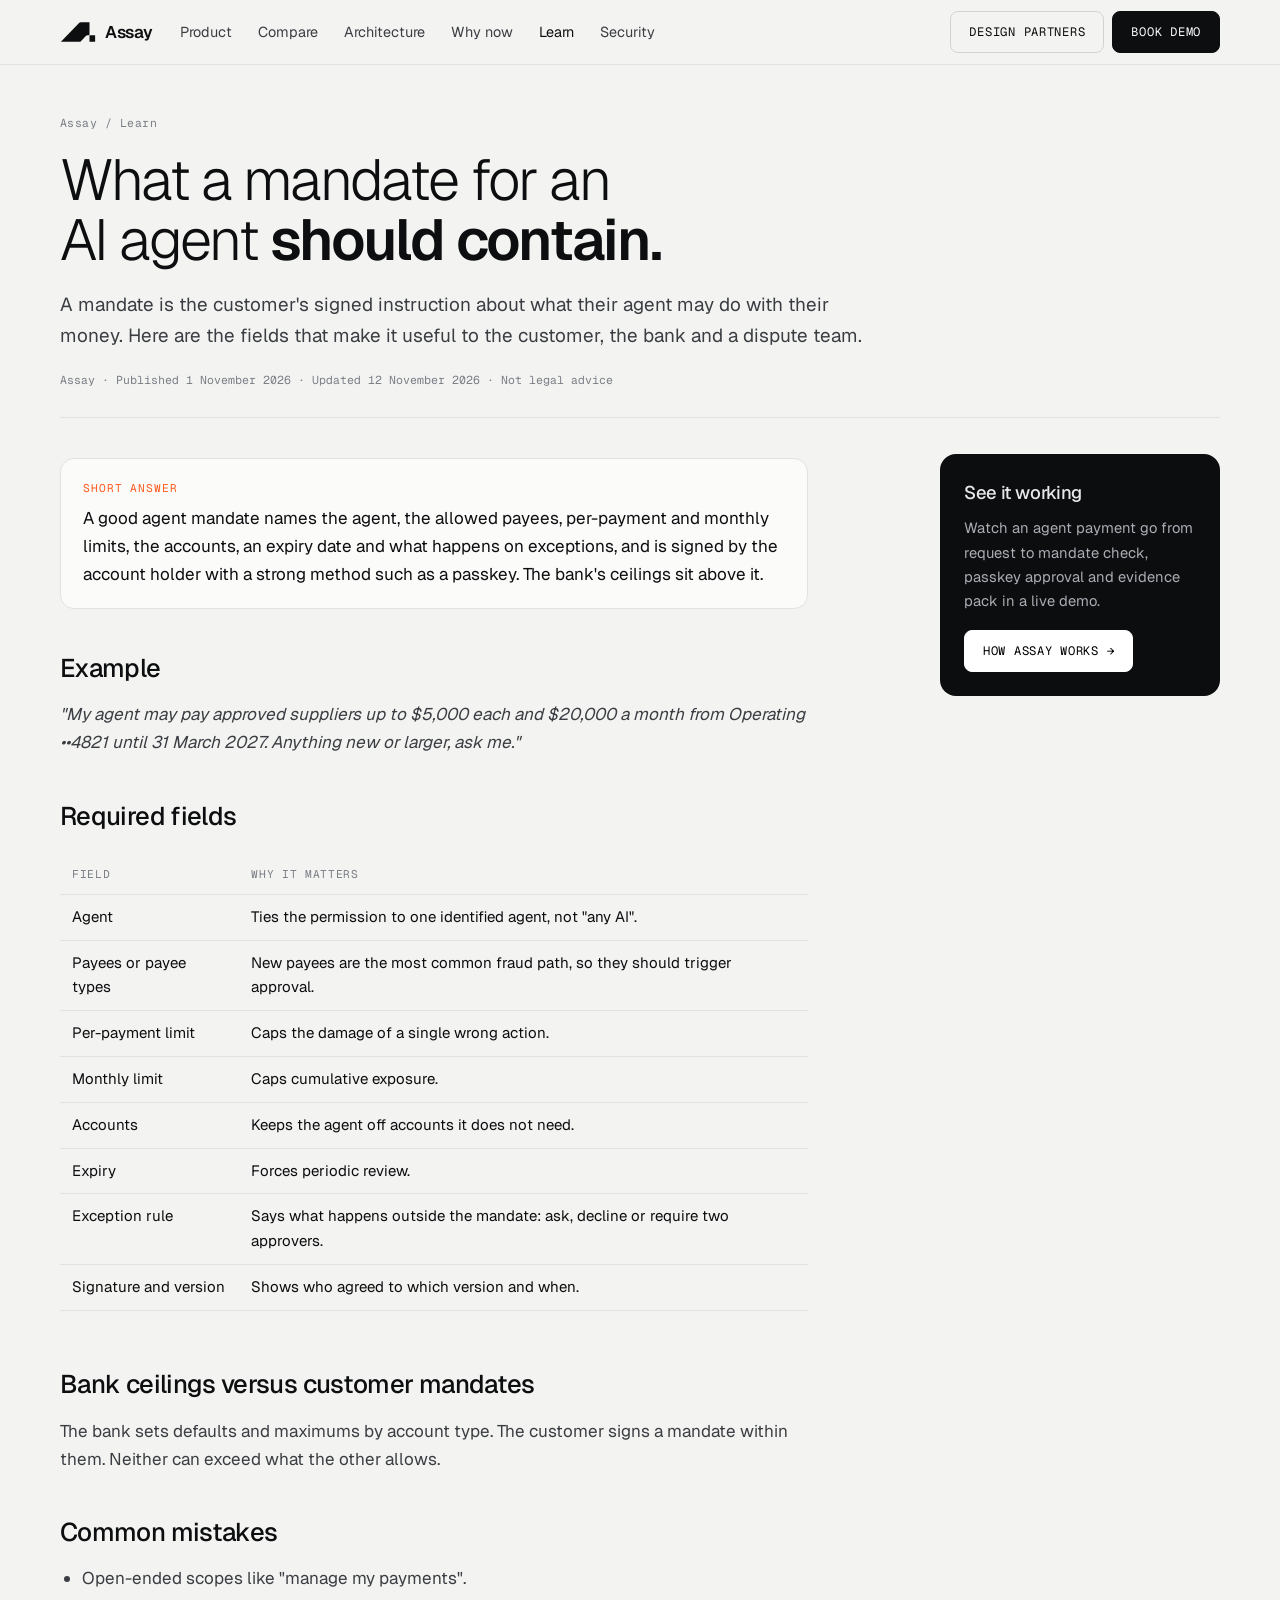
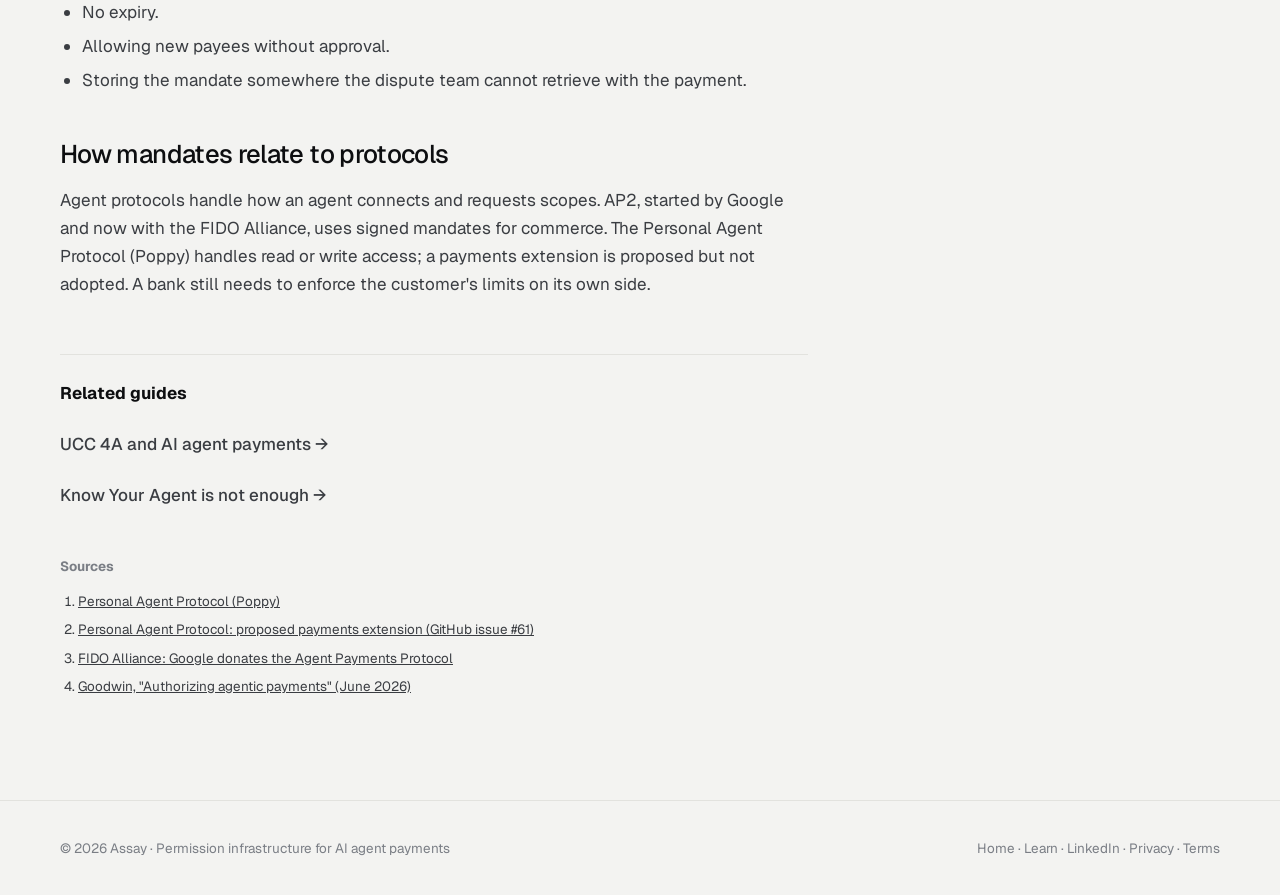
<file: learn/ai-agent-payment-mandate.html>
<!doctype html>
<html lang="en"><head><meta charset="utf-8"><meta name="viewport" content="width=device-width,initial-scale=1,viewport-fit=cover">
<title>AI Agent Payment Mandate: Template and Required Fields | Assay</title>
<meta name="description" content="The fields every AI agent payment mandate should include: agent, payees, per-payment and monthly limits, accounts, expiry, approval rules and signature, with an example.">
<meta name="keywords" content="AI agent mandate, agent payment mandate template, delegated payment authorization, AI agent spending limits, agent permissions banking, intent mandate">
<link rel="canonical" href="https://assayfinance.com/learn/ai-agent-payment-mandate.html"><meta name="robots" content="index,follow,max-image-preview:large">
<link rel="icon" href="/favicon.ico" sizes="any"><link rel="icon" type="image/svg+xml" href="/favicon.svg"><link rel="apple-touch-icon" href="/apple-touch-icon.png">
<meta property="og:type" content="article"><meta property="og:site_name" content="Assay"><meta property="og:url" content="https://assayfinance.com/learn/ai-agent-payment-mandate.html">
<meta property="og:title" content="What a mandate for an AI agent should contain"><meta property="og:description" content="The fields every AI agent payment mandate should include: agent, payees, per-payment and monthly limits, accounts, expiry, approval rules and signature, with an example."><meta property="og:image" content="https://assayfinance.com/og-image.png">
<meta name="twitter:card" content="summary_large_image"><meta name="twitter:title" content="What a mandate for an AI agent should contain"><meta name="twitter:description" content="The fields every AI agent payment mandate should include: agent, payees, per-payment and monthly limits, accounts, expiry, approval rules and signature, with an example."><meta name="twitter:image" content="https://assayfinance.com/og-image.png">
<meta property="article:published_time" content="2026-11-01">
<link rel="preconnect" href="https://fonts.googleapis.com"><link rel="preconnect" href="https://fonts.gstatic.com" crossorigin><link rel="stylesheet" href="https://fonts.googleapis.com/css2?family=Geist:wght@300;400;500;600&family=Geist+Mono&display=swap"><style>
:root{color-scheme:light;--canvas:#F3F3F1;--paper:#FBFBFA;--ink:#0D0E10;--ink-2:#3A3D42;--mute:#7A7E85;--hair:#E2E2DE;--hair-2:#D3D3CE;--signal:#FF5A1F;--sans:"Geist","Helvetica Neue",Arial,sans-serif;--mono:"Geist Mono",ui-monospace,Menlo,monospace}
*{box-sizing:border-box}body{margin:0;background:var(--canvas);color:var(--ink);font-family:var(--sans);font-size:17px;line-height:1.65;-webkit-font-smoothing:antialiased}
a{color:inherit}
.wrap{max-width:1240px;margin:0 auto;padding-left:max(20px,env(safe-area-inset-left,0px));padding-right:max(20px,env(safe-area-inset-right,0px))}
@media (min-width:860px){.wrap{padding-left:max(40px,env(safe-area-inset-left,0px));padding-right:max(40px,env(safe-area-inset-right,0px))}}
.nav{position:sticky;top:env(safe-area-inset-top,0px);z-index:50;background:rgba(243,243,241,.82);backdrop-filter:saturate(1.4) blur(12px);-webkit-backdrop-filter:saturate(1.4) blur(12px);border-bottom:1px solid var(--hair)}
.nav .wrap{display:flex;align-items:center;height:64px;gap:28px}
.logo{display:flex;align-items:center;gap:9px;text-decoration:none;font-weight:600;font-size:1.06rem;letter-spacing:-.02em;line-height:1.55}
.logo svg{width:36px;height:22px;color:var(--ink)}
.links{display:flex;gap:26px;font-size:.9rem;line-height:1.55;color:var(--ink-2)}
.links a{text-decoration:none}.links a:hover,.links a[aria-current]{color:var(--ink)}
.nav-cta{margin-left:auto;display:flex;gap:8px}
@media (max-width:900px){.links{display:none}}
@media (max-width:520px){.nav-cta .btn.line{display:none}}
.btn{display:inline-flex;align-items:center;gap:8px;height:42px;padding:0 18px;border-radius:8px;border:1px solid var(--ink);background:var(--ink);color:var(--paper);font-family:var(--mono);font-size:.76rem;letter-spacing:.06em;text-transform:uppercase;text-decoration:none;cursor:pointer;white-space:nowrap;transition:background .2s,color .2s,border-color .2s}
.btn:hover{background:#26282C;border-color:#26282C}
.btn.line{background:transparent;color:var(--ink);border-color:var(--hair-2)}.btn.line:hover{border-color:var(--ink)}
.crumbs{font-family:var(--mono);font-size:.72rem;color:var(--mute);margin-top:48px;letter-spacing:.04em}.crumbs a{text-decoration:none}
h1{font-weight:300;letter-spacing:-.035em;line-height:1.05;font-size:clamp(2.2rem,5vw,3.6rem);margin:18px 0 0;max-width:20ch;text-wrap:balance}h1 b{font-weight:600}
.dek{font-size:1.18rem;color:var(--ink-2);max-width:62ch;margin-top:18px}
.meta{font-family:var(--mono);font-size:.72rem;color:var(--mute);margin-top:18px;padding-bottom:28px;border-bottom:1px solid var(--hair)}
.grid{display:grid;grid-template-columns:minmax(0,1fr) 280px;gap:56px;margin-top:36px}@media(max-width:900px){.grid{grid-template-columns:minmax(0,1fr)}}
article{max-width:68ch}article h2{font-weight:500;letter-spacing:-.025em;font-size:1.6rem;line-height:1.2;margin:44px 0 10px}article h3{font-weight:600;font-size:1.1rem;margin:28px 0 6px}
article p,article li{color:var(--ink-2)}article ul,article ol{padding-left:22px}article li{margin:6px 0}
.tldr{background:var(--paper);border:1px solid var(--hair);border-radius:14px;padding:20px 22px;margin-top:4px}.tldr b{display:block;font-family:var(--mono);font-size:.7rem;letter-spacing:.08em;text-transform:uppercase;color:var(--signal);margin-bottom:6px;font-weight:400}
table{border-collapse:collapse;width:100%;font-size:.94rem;margin:14px 0}th,td{text-align:left;padding:10px 12px;border-bottom:1px solid var(--hair);vertical-align:top}th{font-family:var(--mono);font-size:.7rem;letter-spacing:.06em;text-transform:uppercase;color:var(--mute);font-weight:400}
.tbl{overflow-x:auto}
aside .box{position:sticky;top:90px;background:#0C0D0F;color:#E6E8EA;border-radius:16px;padding:24px}aside h4{margin:0 0 8px;font-weight:500;font-size:1.15rem;letter-spacing:-.02em}aside p{color:#A9ADB3;font-size:.92rem;margin:0 0 16px}aside .btn{background:#fff;color:#000;border-color:#fff}aside .btn:hover{background:#E6E8EA}
.related{margin-top:56px;border-top:1px solid var(--hair);padding-top:24px}.related ul{list-style:none;padding:0;display:grid;gap:10px}.related a{text-decoration:none;font-weight:500}.related a:hover{color:var(--signal)}
.src{margin-top:40px;font-size:.84rem;color:var(--mute)}.src ol{padding-left:18px}.src a{color:var(--ink-2)}
footer{margin-top:90px;border-top:1px solid var(--hair);padding-block:36px;font-size:.84rem;color:var(--mute)}footer .wrap{display:flex;flex-wrap:wrap;justify-content:space-between;gap:12px}footer a{text-decoration:none}
.cards{display:grid;grid-template-columns:repeat(2,minmax(0,1fr));gap:14px;margin-top:36px}@media(max-width:760px){.cards{grid-template-columns:minmax(0,1fr)}}
.card{display:block;background:var(--paper);border:1px solid var(--hair);border-radius:14px;padding:22px;text-decoration:none;transition:border-color .2s}.card:hover{border-color:var(--ink)}.card .k{font-family:var(--mono);font-size:.7rem;color:var(--signal);letter-spacing:.06em;text-transform:uppercase}.card h2{font-weight:500;font-size:1.25rem;letter-spacing:-.02em;margin:8px 0 6px;line-height:1.25}.card p{margin:0;color:var(--ink-2);font-size:.94rem}
dl.gl{margin-top:20px}dl.gl dt{font-weight:600;margin-top:18px}dl.gl dd{margin:4px 0 0;color:var(--ink-2)}
</style>
<script type="application/ld+json">{"@context": "https://schema.org", "@graph": [{"@type": "BreadcrumbList", "itemListElement": [{"@type": "ListItem", "position": 1, "name": "Assay", "item": "https://assayfinance.com/"}, {"@type": "ListItem", "position": 2, "name": "Learn", "item": "https://assayfinance.com/learn/"}, {"@type": "ListItem", "position": 3, "name": "What a mandate for an AI agent should contain", "item": "https://assayfinance.com/learn/ai-agent-payment-mandate.html"}]}, {"@type": "Article", "headline": "What a mandate for an AI agent should contain", "description": "The fields every AI agent payment mandate should include: agent, payees, per-payment and monthly limits, accounts, expiry, approval rules and signature, with an example.", "datePublished": "2026-11-01", "dateModified": "2026-11-12", "inLanguage": "en", "mainEntityOfPage": "https://assayfinance.com/learn/ai-agent-payment-mandate.html", "image": "https://assayfinance.com/og-image.png", "author": {"@type": "Organization", "name": "Assay", "url": "https://assayfinance.com/"}, "publisher": {"@type": "Organization", "name": "Assay", "url": "https://assayfinance.com/", "logo": {"@type": "ImageObject", "url": "https://assayfinance.com/icon-512.png"}}, "keywords": "AI agent mandate, agent payment mandate template, delegated payment authorization, AI agent spending limits, agent permissions banking, intent mandate"}, {"@type": "FAQPage", "mainEntity": [{"@type": "Question", "name": "What is an AI agent payment mandate?", "acceptedAnswer": {"@type": "Answer", "text": "A signed instruction from the account holder that defines which agent may pay which payees, how much per payment and per month, from which accounts, until when, and what happens on exceptions."}}]}]}</script>
</head><body>
<header class="nav"><div class="wrap"><a class="logo" href="/"><svg viewBox="15 80 415 245" aria-hidden="true"><path fill="#0D0E10" fill-rule="evenodd" d="M25 315 L232 102 Q241 91 255 90 L355 90 L355 229 Q355 239 345 239 L331 239 Q322 239 316 246 L250 315 Z M355 240 H420 V315 H355 Z"/></svg>Assay</a><nav class="links" aria-label="Main"><a href="/#product">Product</a><a href="/#compare">Compare</a><a href="/#architecture">Architecture</a><a href="/#why-now">Why now</a><a href="/learn/" aria-current="page">Learn</a><a href="/#security">Security</a></nav><div class="nav-cta"><a class="btn line" href="/#design-partners">Design partners</a><a class="btn" href="mailto:founders@assayfinance.com?subject=Assay%20demo">Book demo</a></div></div></header>
<main class="wrap">
<div class="crumbs"><a href='/'>Assay</a> / <a href='/learn/'>Learn</a></div>
<h1>What a mandate for an AI agent <b>should contain.</b></h1>
<p class="dek">A mandate is the customer's signed instruction about what their agent may do with their money. Here are the fields that make it useful to the customer, the bank and a dispute team.</p>
<div class="meta">Assay · Published 1 November 2026 · Updated 12 November 2026 · Not legal advice</div>
<div class='grid'><article><div class="tldr"><b>Short answer</b>A good agent mandate names the agent, the allowed payees, per-payment and monthly limits, the accounts, an expiry date and what happens on exceptions, and is signed by the account holder with a strong method such as a passkey. The bank's ceilings sit above it.</div>
<h2>Example</h2>
<p><i>"My agent may pay approved suppliers up to $5,000 each and $20,000 a month from Operating ••4821 until 31 March 2027. Anything new or larger, ask me."</i></p>
<h2>Required fields</h2>
<div class="tbl"><table><thead><tr><th>Field</th><th>Why it matters</th></tr></thead><tbody>
<tr><td>Agent</td><td>Ties the permission to one identified agent, not "any AI".</td></tr>
<tr><td>Payees or payee types</td><td>New payees are the most common fraud path, so they should trigger approval.</td></tr>
<tr><td>Per-payment limit</td><td>Caps the damage of a single wrong action.</td></tr>
<tr><td>Monthly limit</td><td>Caps cumulative exposure.</td></tr>
<tr><td>Accounts</td><td>Keeps the agent off accounts it does not need.</td></tr>
<tr><td>Expiry</td><td>Forces periodic review.</td></tr>
<tr><td>Exception rule</td><td>Says what happens outside the mandate: ask, decline or require two approvers.</td></tr>
<tr><td>Signature and version</td><td>Shows who agreed to which version and when.</td></tr></tbody></table></div>
<h2>Bank ceilings versus customer mandates</h2>
<p>The bank sets defaults and maximums by account type. The customer signs a mandate within them. Neither can exceed what the other allows.</p>
<h2>Common mistakes</h2>
<ul><li>Open-ended scopes like "manage my payments".</li><li>No expiry.</li><li>Allowing new payees without approval.</li><li>Storing the mandate somewhere the dispute team cannot retrieve with the payment.</li></ul>
<h2>How mandates relate to protocols</h2>
<p>Agent protocols handle how an agent connects and requests scopes. AP2, started by Google and now with the FIDO Alliance, uses signed mandates for commerce. The Personal Agent Protocol (Poppy) handles read or write access; a payments extension is proposed but not adopted. A bank still needs to enforce the customer's limits on its own side.</p><div class='related'><b>Related guides</b><ul><li><a href='/learn/ucc-4a-ai-agent-payments.html'>UCC 4A and AI agent payments →</a></li><li><a href='/learn/know-your-agent-vs-mandates.html'>Know Your Agent is not enough →</a></li></ul></div><div class='src'><b>Sources</b><ol><li><a href="https://personalagentprotocol.org/">Personal Agent Protocol (Poppy)</a></li><li><a href="https://github.com/personal-agent-protocol/personal-agent-protocol/issues/61">Personal Agent Protocol: proposed payments extension (GitHub issue #61)</a></li><li><a href="https://fidoalliance.org/google-donates-agent-payments-protocol-to-fido-alliance/">FIDO Alliance: Google donates the Agent Payments Protocol</a></li><li><a href="https://www.goodwinlaw.com/en/insights/publications/2026/06/insights-technology-aiml-authorizing-agentic-payments">Goodwin, "Authorizing agentic payments" (June 2026)</a></li></ol></div></article><aside><div class="box"><h4>See it working</h4><p>Watch an agent payment go from request to mandate check, passkey approval and evidence pack in a live demo.</p><a class="btn" href="/#product">How Assay works →</a></div></aside></div>
</main>
<footer><div class="wrap"><span>© 2026 Assay · Permission infrastructure for AI agent payments</span><span><a href="/">Home</a> · <a href="/learn/">Learn</a> · <a href="https://www.linkedin.com/company/assayfinance/" rel="noopener">LinkedIn</a> · <a href="/privacy.html">Privacy</a> · <a href="/terms.html">Terms</a></span></div></footer>
</body></html>
</file>
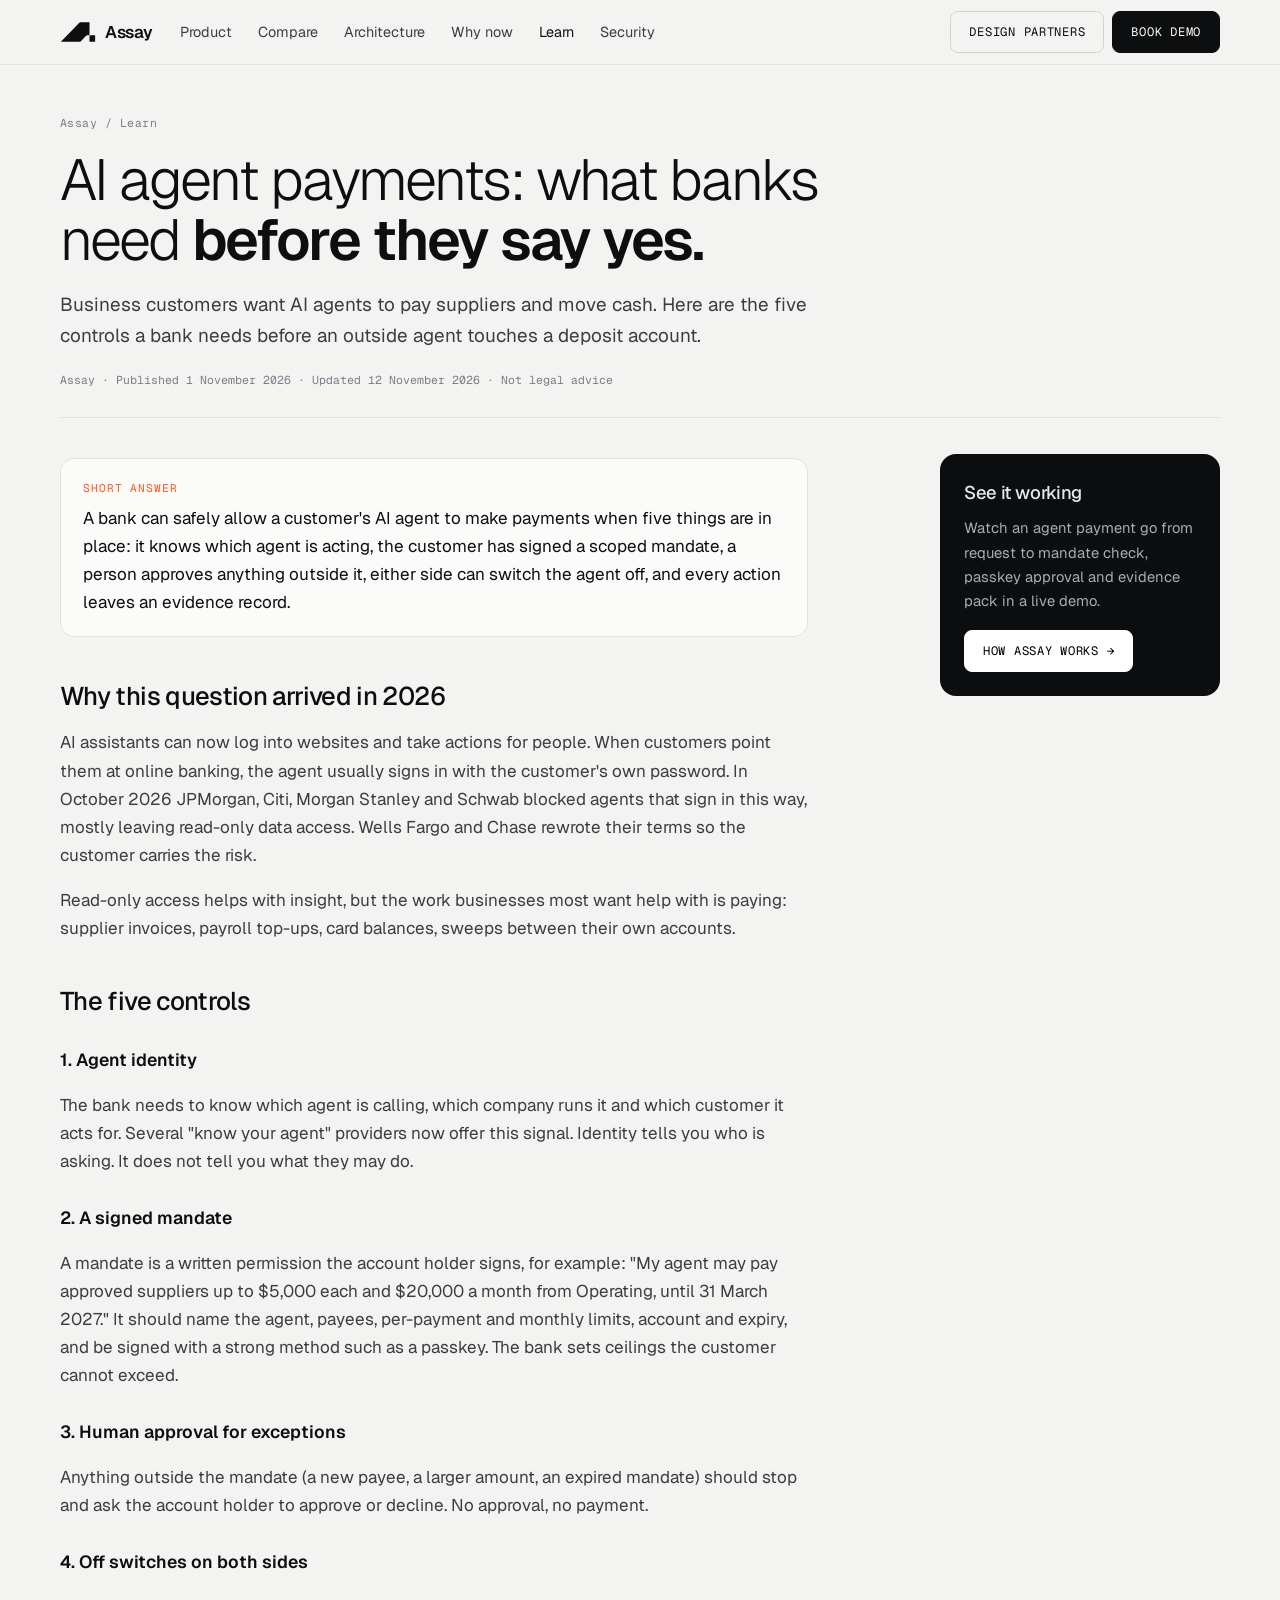
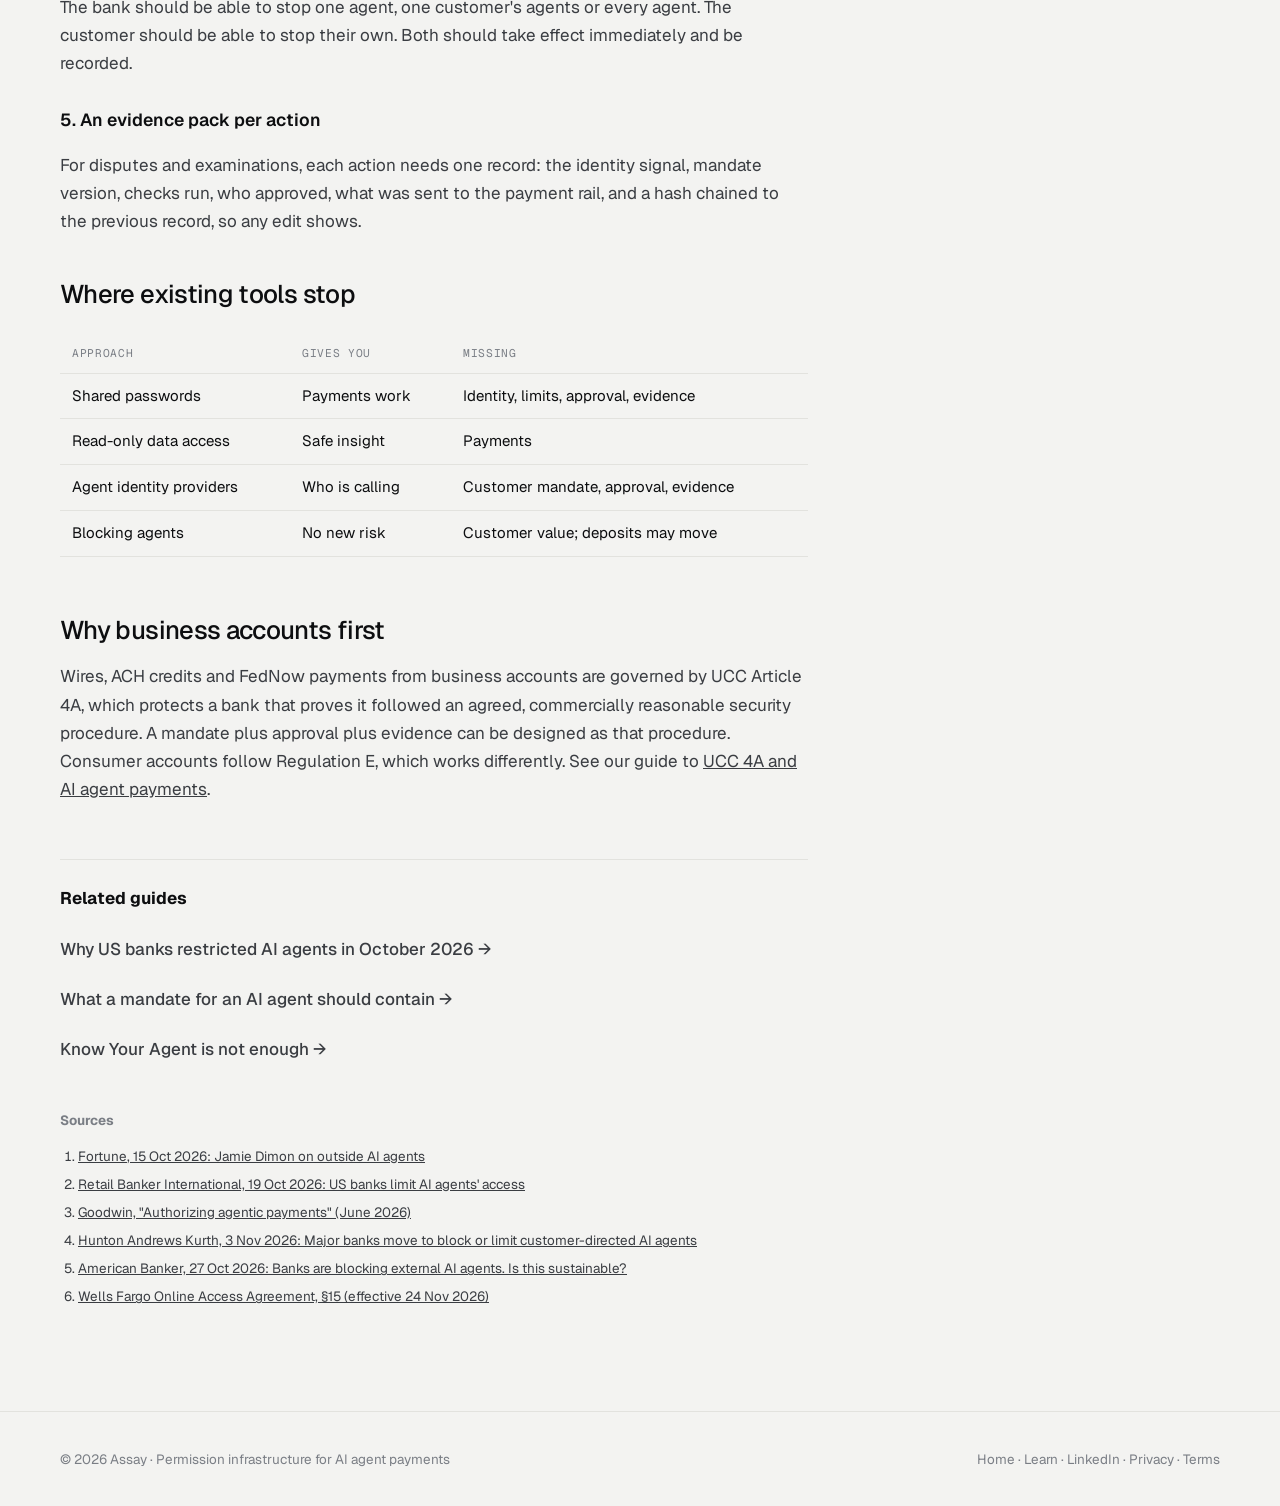
<file: learn/ai-agent-payments-for-banks.html>
<!doctype html>
<html lang="en"><head><meta charset="utf-8"><meta name="viewport" content="width=device-width,initial-scale=1,viewport-fit=cover">
<title>AI Agent Payments for Banks and Credit Unions: What You Need | Assay</title>
<meta name="description" content="How banks and credit unions can let customers&#x27; AI agents make payments safely: agent identity, signed mandates, human approval, off switches and evidence packs.">
<meta name="keywords" content="AI agent payments, agentic payments banks, AI agents banking, credit union AI agents, bank AI agent access, agent payment controls">
<link rel="canonical" href="https://assayfinance.com/learn/ai-agent-payments-for-banks.html"><meta name="robots" content="index,follow,max-image-preview:large">
<link rel="icon" href="/favicon.ico" sizes="any"><link rel="icon" type="image/svg+xml" href="/favicon.svg"><link rel="apple-touch-icon" href="/apple-touch-icon.png">
<meta property="og:type" content="article"><meta property="og:site_name" content="Assay"><meta property="og:url" content="https://assayfinance.com/learn/ai-agent-payments-for-banks.html">
<meta property="og:title" content="AI agent payments: what banks need before they say yes"><meta property="og:description" content="How banks and credit unions can let customers&#x27; AI agents make payments safely: agent identity, signed mandates, human approval, off switches and evidence packs."><meta property="og:image" content="https://assayfinance.com/og-image.png">
<meta name="twitter:card" content="summary_large_image"><meta name="twitter:title" content="AI agent payments: what banks need before they say yes"><meta name="twitter:description" content="How banks and credit unions can let customers&#x27; AI agents make payments safely: agent identity, signed mandates, human approval, off switches and evidence packs."><meta name="twitter:image" content="https://assayfinance.com/og-image.png">
<meta property="article:published_time" content="2026-11-01">
<link rel="preconnect" href="https://fonts.googleapis.com"><link rel="preconnect" href="https://fonts.gstatic.com" crossorigin><link rel="stylesheet" href="https://fonts.googleapis.com/css2?family=Geist:wght@300;400;500;600&family=Geist+Mono&display=swap"><style>
:root{color-scheme:light;--canvas:#F3F3F1;--paper:#FBFBFA;--ink:#0D0E10;--ink-2:#3A3D42;--mute:#7A7E85;--hair:#E2E2DE;--hair-2:#D3D3CE;--signal:#FF5A1F;--sans:"Geist","Helvetica Neue",Arial,sans-serif;--mono:"Geist Mono",ui-monospace,Menlo,monospace}
*{box-sizing:border-box}body{margin:0;background:var(--canvas);color:var(--ink);font-family:var(--sans);font-size:17px;line-height:1.65;-webkit-font-smoothing:antialiased}
a{color:inherit}
.wrap{max-width:1240px;margin:0 auto;padding-left:max(20px,env(safe-area-inset-left,0px));padding-right:max(20px,env(safe-area-inset-right,0px))}
@media (min-width:860px){.wrap{padding-left:max(40px,env(safe-area-inset-left,0px));padding-right:max(40px,env(safe-area-inset-right,0px))}}
.nav{position:sticky;top:env(safe-area-inset-top,0px);z-index:50;background:rgba(243,243,241,.82);backdrop-filter:saturate(1.4) blur(12px);-webkit-backdrop-filter:saturate(1.4) blur(12px);border-bottom:1px solid var(--hair)}
.nav .wrap{display:flex;align-items:center;height:64px;gap:28px}
.logo{display:flex;align-items:center;gap:9px;text-decoration:none;font-weight:600;font-size:1.06rem;letter-spacing:-.02em;line-height:1.55}
.logo svg{width:36px;height:22px;color:var(--ink)}
.links{display:flex;gap:26px;font-size:.9rem;line-height:1.55;color:var(--ink-2)}
.links a{text-decoration:none}.links a:hover,.links a[aria-current]{color:var(--ink)}
.nav-cta{margin-left:auto;display:flex;gap:8px}
@media (max-width:900px){.links{display:none}}
@media (max-width:520px){.nav-cta .btn.line{display:none}}
.btn{display:inline-flex;align-items:center;gap:8px;height:42px;padding:0 18px;border-radius:8px;border:1px solid var(--ink);background:var(--ink);color:var(--paper);font-family:var(--mono);font-size:.76rem;letter-spacing:.06em;text-transform:uppercase;text-decoration:none;cursor:pointer;white-space:nowrap;transition:background .2s,color .2s,border-color .2s}
.btn:hover{background:#26282C;border-color:#26282C}
.btn.line{background:transparent;color:var(--ink);border-color:var(--hair-2)}.btn.line:hover{border-color:var(--ink)}
.crumbs{font-family:var(--mono);font-size:.72rem;color:var(--mute);margin-top:48px;letter-spacing:.04em}.crumbs a{text-decoration:none}
h1{font-weight:300;letter-spacing:-.035em;line-height:1.05;font-size:clamp(2.2rem,5vw,3.6rem);margin:18px 0 0;max-width:20ch;text-wrap:balance}h1 b{font-weight:600}
.dek{font-size:1.18rem;color:var(--ink-2);max-width:62ch;margin-top:18px}
.meta{font-family:var(--mono);font-size:.72rem;color:var(--mute);margin-top:18px;padding-bottom:28px;border-bottom:1px solid var(--hair)}
.grid{display:grid;grid-template-columns:minmax(0,1fr) 280px;gap:56px;margin-top:36px}@media(max-width:900px){.grid{grid-template-columns:minmax(0,1fr)}}
article{max-width:68ch}article h2{font-weight:500;letter-spacing:-.025em;font-size:1.6rem;line-height:1.2;margin:44px 0 10px}article h3{font-weight:600;font-size:1.1rem;margin:28px 0 6px}
article p,article li{color:var(--ink-2)}article ul,article ol{padding-left:22px}article li{margin:6px 0}
.tldr{background:var(--paper);border:1px solid var(--hair);border-radius:14px;padding:20px 22px;margin-top:4px}.tldr b{display:block;font-family:var(--mono);font-size:.7rem;letter-spacing:.08em;text-transform:uppercase;color:var(--signal);margin-bottom:6px;font-weight:400}
table{border-collapse:collapse;width:100%;font-size:.94rem;margin:14px 0}th,td{text-align:left;padding:10px 12px;border-bottom:1px solid var(--hair);vertical-align:top}th{font-family:var(--mono);font-size:.7rem;letter-spacing:.06em;text-transform:uppercase;color:var(--mute);font-weight:400}
.tbl{overflow-x:auto}
aside .box{position:sticky;top:90px;background:#0C0D0F;color:#E6E8EA;border-radius:16px;padding:24px}aside h4{margin:0 0 8px;font-weight:500;font-size:1.15rem;letter-spacing:-.02em}aside p{color:#A9ADB3;font-size:.92rem;margin:0 0 16px}aside .btn{background:#fff;color:#000;border-color:#fff}aside .btn:hover{background:#E6E8EA}
.related{margin-top:56px;border-top:1px solid var(--hair);padding-top:24px}.related ul{list-style:none;padding:0;display:grid;gap:10px}.related a{text-decoration:none;font-weight:500}.related a:hover{color:var(--signal)}
.src{margin-top:40px;font-size:.84rem;color:var(--mute)}.src ol{padding-left:18px}.src a{color:var(--ink-2)}
footer{margin-top:90px;border-top:1px solid var(--hair);padding-block:36px;font-size:.84rem;color:var(--mute)}footer .wrap{display:flex;flex-wrap:wrap;justify-content:space-between;gap:12px}footer a{text-decoration:none}
.cards{display:grid;grid-template-columns:repeat(2,minmax(0,1fr));gap:14px;margin-top:36px}@media(max-width:760px){.cards{grid-template-columns:minmax(0,1fr)}}
.card{display:block;background:var(--paper);border:1px solid var(--hair);border-radius:14px;padding:22px;text-decoration:none;transition:border-color .2s}.card:hover{border-color:var(--ink)}.card .k{font-family:var(--mono);font-size:.7rem;color:var(--signal);letter-spacing:.06em;text-transform:uppercase}.card h2{font-weight:500;font-size:1.25rem;letter-spacing:-.02em;margin:8px 0 6px;line-height:1.25}.card p{margin:0;color:var(--ink-2);font-size:.94rem}
dl.gl{margin-top:20px}dl.gl dt{font-weight:600;margin-top:18px}dl.gl dd{margin:4px 0 0;color:var(--ink-2)}
</style>
<script type="application/ld+json">{"@context": "https://schema.org", "@graph": [{"@type": "BreadcrumbList", "itemListElement": [{"@type": "ListItem", "position": 1, "name": "Assay", "item": "https://assayfinance.com/"}, {"@type": "ListItem", "position": 2, "name": "Learn", "item": "https://assayfinance.com/learn/"}, {"@type": "ListItem", "position": 3, "name": "AI agent payments: what banks need before they say yes", "item": "https://assayfinance.com/learn/ai-agent-payments-for-banks.html"}]}, {"@type": "Article", "headline": "AI agent payments: what banks need before they say yes", "description": "How banks and credit unions can let customers' AI agents make payments safely: agent identity, signed mandates, human approval, off switches and evidence packs.", "datePublished": "2026-11-01", "dateModified": "2026-11-12", "inLanguage": "en", "mainEntityOfPage": "https://assayfinance.com/learn/ai-agent-payments-for-banks.html", "image": "https://assayfinance.com/og-image.png", "author": {"@type": "Organization", "name": "Assay", "url": "https://assayfinance.com/"}, "publisher": {"@type": "Organization", "name": "Assay", "url": "https://assayfinance.com/", "logo": {"@type": "ImageObject", "url": "https://assayfinance.com/icon-512.png"}}, "keywords": "AI agent payments, agentic payments banks, AI agents banking, credit union AI agents, bank AI agent access, agent payment controls"}, {"@type": "FAQPage", "mainEntity": [{"@type": "Question", "name": "Can banks let AI agents make payments safely?", "acceptedAnswer": {"@type": "Answer", "text": "Yes, when the bank can identify the agent, the customer has signed a scoped mandate, a person approves exceptions, either side can switch the agent off and every action produces an evidence record."}}, {"@type": "Question", "name": "Is read-only access enough for AI agents?", "acceptedAnswer": {"@type": "Answer", "text": "Read-only access supports insight such as balances and transactions, but it does not let agents make the payments businesses most want help with."}}]}]}</script>
</head><body>
<header class="nav"><div class="wrap"><a class="logo" href="/"><svg viewBox="15 80 415 245" aria-hidden="true"><path fill="#0D0E10" fill-rule="evenodd" d="M25 315 L232 102 Q241 91 255 90 L355 90 L355 229 Q355 239 345 239 L331 239 Q322 239 316 246 L250 315 Z M355 240 H420 V315 H355 Z"/></svg>Assay</a><nav class="links" aria-label="Main"><a href="/#product">Product</a><a href="/#compare">Compare</a><a href="/#architecture">Architecture</a><a href="/#why-now">Why now</a><a href="/learn/" aria-current="page">Learn</a><a href="/#security">Security</a></nav><div class="nav-cta"><a class="btn line" href="/#design-partners">Design partners</a><a class="btn" href="mailto:founders@assayfinance.com?subject=Assay%20demo">Book demo</a></div></div></header>
<main class="wrap">
<div class="crumbs"><a href='/'>Assay</a> / <a href='/learn/'>Learn</a></div>
<h1>AI agent payments: what banks need <b>before they say yes.</b></h1>
<p class="dek">Business customers want AI agents to pay suppliers and move cash. Here are the five controls a bank needs before an outside agent touches a deposit account.</p>
<div class="meta">Assay · Published 1 November 2026 · Updated 12 November 2026 · Not legal advice</div>
<div class='grid'><article><div class="tldr"><b>Short answer</b>A bank can safely allow a customer's AI agent to make payments when five things are in place: it knows which agent is acting, the customer has signed a scoped mandate, a person approves anything outside it, either side can switch the agent off, and every action leaves an evidence record.</div>
<h2>Why this question arrived in 2026</h2>
<p>AI assistants can now log into websites and take actions for people. When customers point them at online banking, the agent usually signs in with the customer's own password. In October 2026 JPMorgan, Citi, Morgan Stanley and Schwab blocked agents that sign in this way, mostly leaving read-only data access. Wells Fargo and Chase rewrote their terms so the customer carries the risk.</p>
<p>Read-only access helps with insight, but the work businesses most want help with is paying: supplier invoices, payroll top-ups, card balances, sweeps between their own accounts.</p>
<h2>The five controls</h2>
<h3>1. Agent identity</h3>
<p>The bank needs to know which agent is calling, which company runs it and which customer it acts for. Several "know your agent" providers now offer this signal. Identity tells you who is asking. It does not tell you what they may do.</p>
<h3>2. A signed mandate</h3>
<p>A mandate is a written permission the account holder signs, for example: "My agent may pay approved suppliers up to $5,000 each and $20,000 a month from Operating, until 31 March 2027." It should name the agent, payees, per-payment and monthly limits, account and expiry, and be signed with a strong method such as a passkey. The bank sets ceilings the customer cannot exceed.</p>
<h3>3. Human approval for exceptions</h3>
<p>Anything outside the mandate (a new payee, a larger amount, an expired mandate) should stop and ask the account holder to approve or decline. No approval, no payment.</p>
<h3>4. Off switches on both sides</h3>
<p>The bank should be able to stop one agent, one customer's agents or every agent. The customer should be able to stop their own. Both should take effect immediately and be recorded.</p>
<h3>5. An evidence pack per action</h3>
<p>For disputes and examinations, each action needs one record: the identity signal, mandate version, checks run, who approved, what was sent to the payment rail, and a hash chained to the previous record, so any edit shows.</p>
<h2>Where existing tools stop</h2>
<div class="tbl"><table><thead><tr><th>Approach</th><th>Gives you</th><th>Missing</th></tr></thead><tbody>
<tr><td>Shared passwords</td><td>Payments work</td><td>Identity, limits, approval, evidence</td></tr>
<tr><td>Read-only data access</td><td>Safe insight</td><td>Payments</td></tr>
<tr><td>Agent identity providers</td><td>Who is calling</td><td>Customer mandate, approval, evidence</td></tr>
<tr><td>Blocking agents</td><td>No new risk</td><td>Customer value; deposits may move</td></tr></tbody></table></div>
<h2>Why business accounts first</h2>
<p>Wires, ACH credits and FedNow payments from business accounts are governed by UCC Article 4A, which protects a bank that proves it followed an agreed, commercially reasonable security procedure. A mandate plus approval plus evidence can be designed as that procedure. Consumer accounts follow Regulation E, which works differently. See our guide to <a href="/learn/ucc-4a-ai-agent-payments.html">UCC 4A and AI agent payments</a>.</p><div class='related'><b>Related guides</b><ul><li><a href='/learn/why-banks-blocked-ai-agents.html'>Why US banks restricted AI agents in October 2026 →</a></li><li><a href='/learn/ai-agent-payment-mandate.html'>What a mandate for an AI agent should contain →</a></li><li><a href='/learn/know-your-agent-vs-mandates.html'>Know Your Agent is not enough →</a></li></ul></div><div class='src'><b>Sources</b><ol><li><a href="https://fortune.com/2026/10/15/jamie-dimon-ai-agents-meta-muse-jpmorgan/">Fortune, 15 Oct 2026: Jamie Dimon on outside AI agents</a></li><li><a href="https://www.retailbankerinternational.com/newsletters/us-banks-limit-ai-agents-access/">Retail Banker International, 19 Oct 2026: US banks limit AI agents' access</a></li><li><a href="https://www.goodwinlaw.com/en/insights/publications/2026/06/insights-technology-aiml-authorizing-agentic-payments">Goodwin, "Authorizing agentic payments" (June 2026)</a></li><li><a href="https://www.hunton.com/insights/legal/major-banks-move-to-block-or-limit-customer-directed-ai-agents">Hunton Andrews Kurth, 3 Nov 2026: Major banks move to block or limit customer-directed AI agents</a></li><li><a href="https://www.americanbanker.com/news/banks-are-blocking-external-ai-agents-is-this-sustainable">American Banker, 27 Oct 2026: Banks are blocking external AI agents. Is this sustainable?</a></li><li><a href="https://www.wellsfargo.com/online-banking/online-access-agreement/upcoming/">Wells Fargo Online Access Agreement, §15 (effective 24 Nov 2026)</a></li></ol></div></article><aside><div class="box"><h4>See it working</h4><p>Watch an agent payment go from request to mandate check, passkey approval and evidence pack in a live demo.</p><a class="btn" href="/#product">How Assay works →</a></div></aside></div>
</main>
<footer><div class="wrap"><span>© 2026 Assay · Permission infrastructure for AI agent payments</span><span><a href="/">Home</a> · <a href="/learn/">Learn</a> · <a href="https://www.linkedin.com/company/assayfinance/" rel="noopener">LinkedIn</a> · <a href="/privacy.html">Privacy</a> · <a href="/terms.html">Terms</a></span></div></footer>
</body></html>
</file>
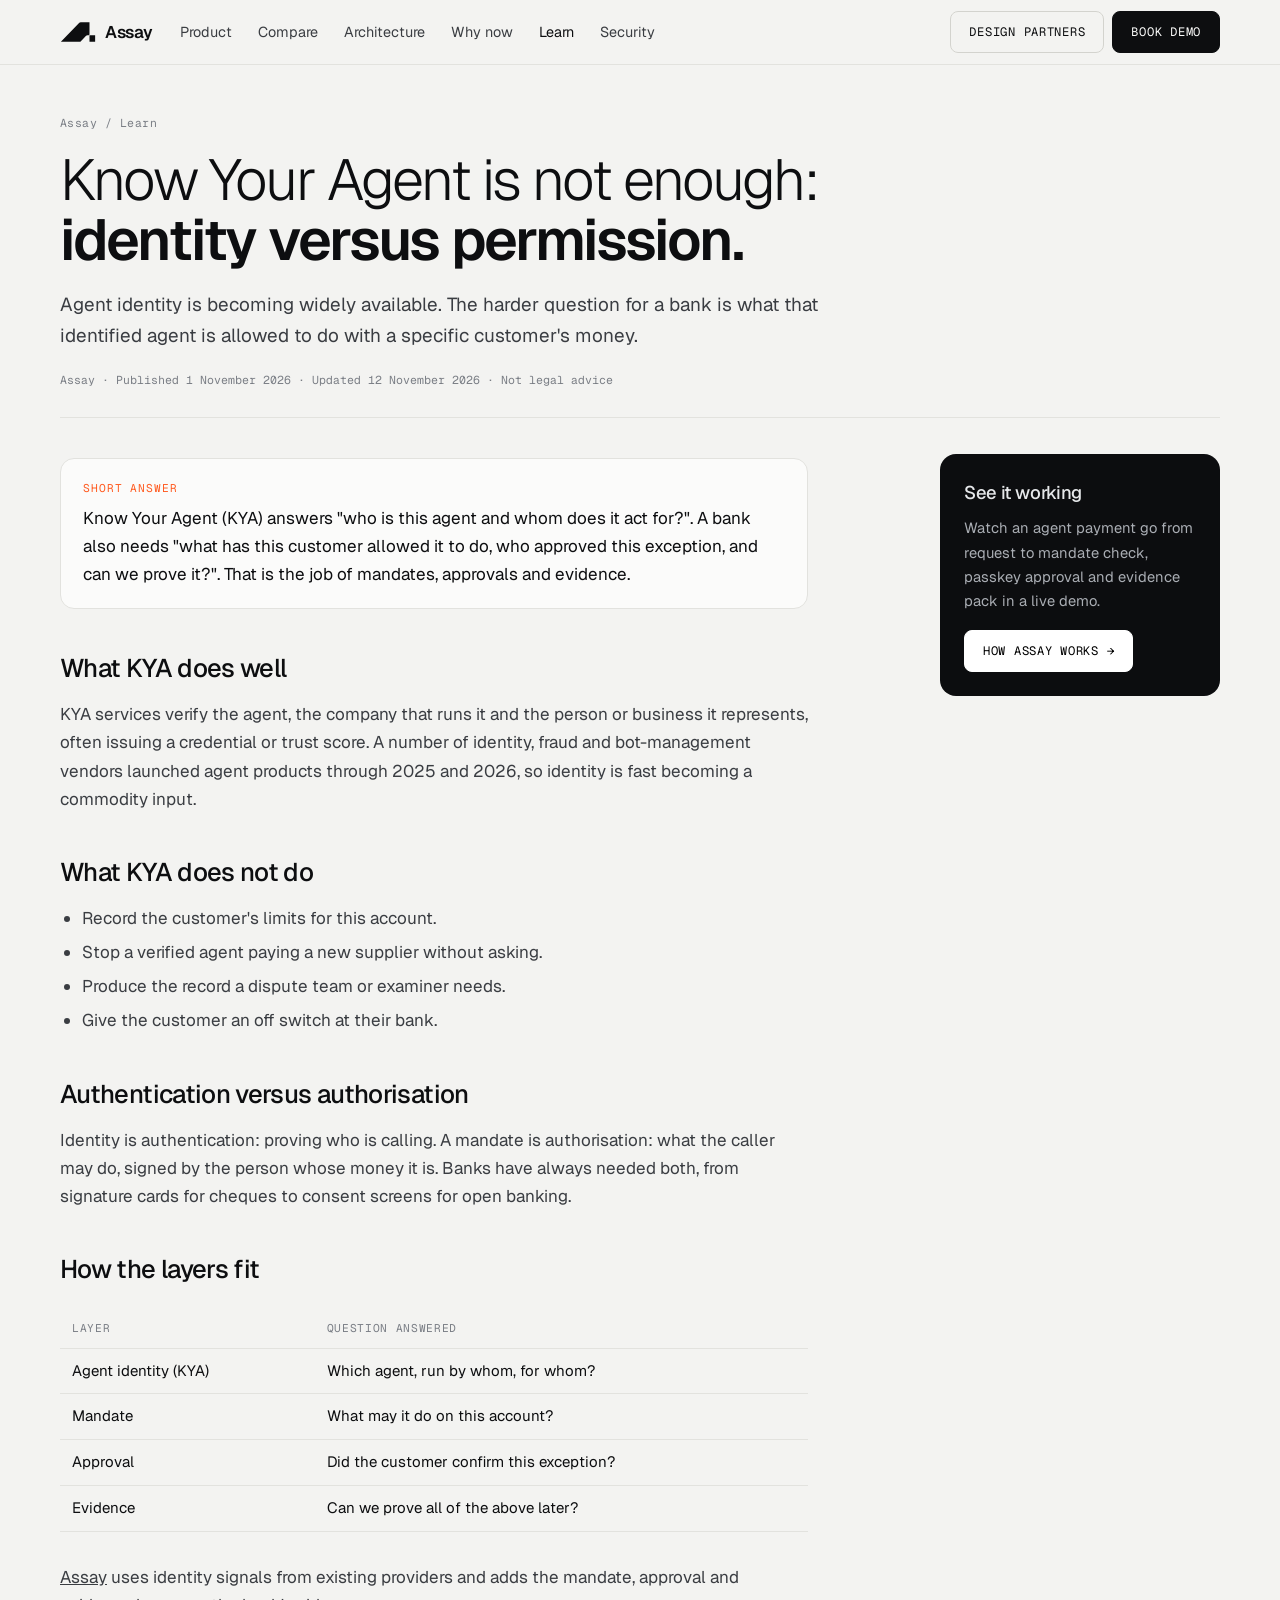
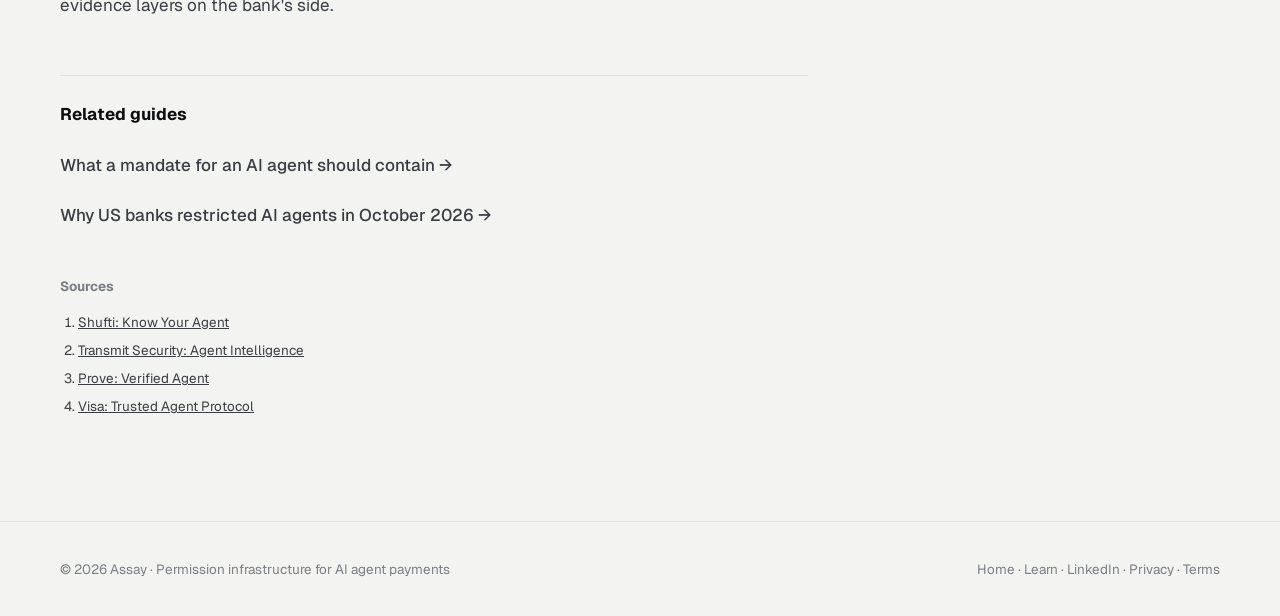
<file: learn/know-your-agent-vs-mandates.html>
<!doctype html>
<html lang="en"><head><meta charset="utf-8"><meta name="viewport" content="width=device-width,initial-scale=1,viewport-fit=cover">
<title>Know Your Agent (KYA) vs Mandates: Agent Identity Is Not Permission | Assay</title>
<meta name="description" content="Know Your Agent tells a bank which AI agent is calling. It does not say what the agent may do. Why banks need customer mandates, approvals and evidence on top of KYA.">
<meta name="keywords" content="know your agent, KYA, agent identity verification, AI agent authentication banking, agent authorization vs authentication, verified agents">
<link rel="canonical" href="https://assayfinance.com/learn/know-your-agent-vs-mandates.html"><meta name="robots" content="index,follow,max-image-preview:large">
<link rel="icon" href="/favicon.ico" sizes="any"><link rel="icon" type="image/svg+xml" href="/favicon.svg"><link rel="apple-touch-icon" href="/apple-touch-icon.png">
<meta property="og:type" content="article"><meta property="og:site_name" content="Assay"><meta property="og:url" content="https://assayfinance.com/learn/know-your-agent-vs-mandates.html">
<meta property="og:title" content="Know Your Agent is not enough: identity versus permission"><meta property="og:description" content="Know Your Agent tells a bank which AI agent is calling. It does not say what the agent may do. Why banks need customer mandates, approvals and evidence on top of KYA."><meta property="og:image" content="https://assayfinance.com/og-image.png">
<meta name="twitter:card" content="summary_large_image"><meta name="twitter:title" content="Know Your Agent is not enough: identity versus permission"><meta name="twitter:description" content="Know Your Agent tells a bank which AI agent is calling. It does not say what the agent may do. Why banks need customer mandates, approvals and evidence on top of KYA."><meta name="twitter:image" content="https://assayfinance.com/og-image.png">
<meta property="article:published_time" content="2026-11-01">
<link rel="preconnect" href="https://fonts.googleapis.com"><link rel="preconnect" href="https://fonts.gstatic.com" crossorigin><link rel="stylesheet" href="https://fonts.googleapis.com/css2?family=Geist:wght@300;400;500;600&family=Geist+Mono&display=swap"><style>
:root{color-scheme:light;--canvas:#F3F3F1;--paper:#FBFBFA;--ink:#0D0E10;--ink-2:#3A3D42;--mute:#7A7E85;--hair:#E2E2DE;--hair-2:#D3D3CE;--signal:#FF5A1F;--sans:"Geist","Helvetica Neue",Arial,sans-serif;--mono:"Geist Mono",ui-monospace,Menlo,monospace}
*{box-sizing:border-box}body{margin:0;background:var(--canvas);color:var(--ink);font-family:var(--sans);font-size:17px;line-height:1.65;-webkit-font-smoothing:antialiased}
a{color:inherit}
.wrap{max-width:1240px;margin:0 auto;padding-left:max(20px,env(safe-area-inset-left,0px));padding-right:max(20px,env(safe-area-inset-right,0px))}
@media (min-width:860px){.wrap{padding-left:max(40px,env(safe-area-inset-left,0px));padding-right:max(40px,env(safe-area-inset-right,0px))}}
.nav{position:sticky;top:env(safe-area-inset-top,0px);z-index:50;background:rgba(243,243,241,.82);backdrop-filter:saturate(1.4) blur(12px);-webkit-backdrop-filter:saturate(1.4) blur(12px);border-bottom:1px solid var(--hair)}
.nav .wrap{display:flex;align-items:center;height:64px;gap:28px}
.logo{display:flex;align-items:center;gap:9px;text-decoration:none;font-weight:600;font-size:1.06rem;letter-spacing:-.02em;line-height:1.55}
.logo svg{width:36px;height:22px;color:var(--ink)}
.links{display:flex;gap:26px;font-size:.9rem;line-height:1.55;color:var(--ink-2)}
.links a{text-decoration:none}.links a:hover,.links a[aria-current]{color:var(--ink)}
.nav-cta{margin-left:auto;display:flex;gap:8px}
@media (max-width:900px){.links{display:none}}
@media (max-width:520px){.nav-cta .btn.line{display:none}}
.btn{display:inline-flex;align-items:center;gap:8px;height:42px;padding:0 18px;border-radius:8px;border:1px solid var(--ink);background:var(--ink);color:var(--paper);font-family:var(--mono);font-size:.76rem;letter-spacing:.06em;text-transform:uppercase;text-decoration:none;cursor:pointer;white-space:nowrap;transition:background .2s,color .2s,border-color .2s}
.btn:hover{background:#26282C;border-color:#26282C}
.btn.line{background:transparent;color:var(--ink);border-color:var(--hair-2)}.btn.line:hover{border-color:var(--ink)}
.crumbs{font-family:var(--mono);font-size:.72rem;color:var(--mute);margin-top:48px;letter-spacing:.04em}.crumbs a{text-decoration:none}
h1{font-weight:300;letter-spacing:-.035em;line-height:1.05;font-size:clamp(2.2rem,5vw,3.6rem);margin:18px 0 0;max-width:20ch;text-wrap:balance}h1 b{font-weight:600}
.dek{font-size:1.18rem;color:var(--ink-2);max-width:62ch;margin-top:18px}
.meta{font-family:var(--mono);font-size:.72rem;color:var(--mute);margin-top:18px;padding-bottom:28px;border-bottom:1px solid var(--hair)}
.grid{display:grid;grid-template-columns:minmax(0,1fr) 280px;gap:56px;margin-top:36px}@media(max-width:900px){.grid{grid-template-columns:minmax(0,1fr)}}
article{max-width:68ch}article h2{font-weight:500;letter-spacing:-.025em;font-size:1.6rem;line-height:1.2;margin:44px 0 10px}article h3{font-weight:600;font-size:1.1rem;margin:28px 0 6px}
article p,article li{color:var(--ink-2)}article ul,article ol{padding-left:22px}article li{margin:6px 0}
.tldr{background:var(--paper);border:1px solid var(--hair);border-radius:14px;padding:20px 22px;margin-top:4px}.tldr b{display:block;font-family:var(--mono);font-size:.7rem;letter-spacing:.08em;text-transform:uppercase;color:var(--signal);margin-bottom:6px;font-weight:400}
table{border-collapse:collapse;width:100%;font-size:.94rem;margin:14px 0}th,td{text-align:left;padding:10px 12px;border-bottom:1px solid var(--hair);vertical-align:top}th{font-family:var(--mono);font-size:.7rem;letter-spacing:.06em;text-transform:uppercase;color:var(--mute);font-weight:400}
.tbl{overflow-x:auto}
aside .box{position:sticky;top:90px;background:#0C0D0F;color:#E6E8EA;border-radius:16px;padding:24px}aside h4{margin:0 0 8px;font-weight:500;font-size:1.15rem;letter-spacing:-.02em}aside p{color:#A9ADB3;font-size:.92rem;margin:0 0 16px}aside .btn{background:#fff;color:#000;border-color:#fff}aside .btn:hover{background:#E6E8EA}
.related{margin-top:56px;border-top:1px solid var(--hair);padding-top:24px}.related ul{list-style:none;padding:0;display:grid;gap:10px}.related a{text-decoration:none;font-weight:500}.related a:hover{color:var(--signal)}
.src{margin-top:40px;font-size:.84rem;color:var(--mute)}.src ol{padding-left:18px}.src a{color:var(--ink-2)}
footer{margin-top:90px;border-top:1px solid var(--hair);padding-block:36px;font-size:.84rem;color:var(--mute)}footer .wrap{display:flex;flex-wrap:wrap;justify-content:space-between;gap:12px}footer a{text-decoration:none}
.cards{display:grid;grid-template-columns:repeat(2,minmax(0,1fr));gap:14px;margin-top:36px}@media(max-width:760px){.cards{grid-template-columns:minmax(0,1fr)}}
.card{display:block;background:var(--paper);border:1px solid var(--hair);border-radius:14px;padding:22px;text-decoration:none;transition:border-color .2s}.card:hover{border-color:var(--ink)}.card .k{font-family:var(--mono);font-size:.7rem;color:var(--signal);letter-spacing:.06em;text-transform:uppercase}.card h2{font-weight:500;font-size:1.25rem;letter-spacing:-.02em;margin:8px 0 6px;line-height:1.25}.card p{margin:0;color:var(--ink-2);font-size:.94rem}
dl.gl{margin-top:20px}dl.gl dt{font-weight:600;margin-top:18px}dl.gl dd{margin:4px 0 0;color:var(--ink-2)}
</style>
<script type="application/ld+json">{"@context": "https://schema.org", "@graph": [{"@type": "BreadcrumbList", "itemListElement": [{"@type": "ListItem", "position": 1, "name": "Assay", "item": "https://assayfinance.com/"}, {"@type": "ListItem", "position": 2, "name": "Learn", "item": "https://assayfinance.com/learn/"}, {"@type": "ListItem", "position": 3, "name": "Know Your Agent is not enough: identity versus permission", "item": "https://assayfinance.com/learn/know-your-agent-vs-mandates.html"}]}, {"@type": "Article", "headline": "Know Your Agent is not enough: identity versus permission", "description": "Know Your Agent tells a bank which AI agent is calling. It does not say what the agent may do. Why banks need customer mandates, approvals and evidence on top of KYA.", "datePublished": "2026-11-01", "dateModified": "2026-11-12", "inLanguage": "en", "mainEntityOfPage": "https://assayfinance.com/learn/know-your-agent-vs-mandates.html", "image": "https://assayfinance.com/og-image.png", "author": {"@type": "Organization", "name": "Assay", "url": "https://assayfinance.com/"}, "publisher": {"@type": "Organization", "name": "Assay", "url": "https://assayfinance.com/", "logo": {"@type": "ImageObject", "url": "https://assayfinance.com/icon-512.png"}}, "keywords": "know your agent, KYA, agent identity verification, AI agent authentication banking, agent authorization vs authentication, verified agents"}, {"@type": "FAQPage", "mainEntity": [{"@type": "Question", "name": "What is Know Your Agent (KYA)?", "acceptedAnswer": {"@type": "Answer", "text": "Know Your Agent is the verification of an AI agent's identity, the company operating it and the person or business it represents."}}, {"@type": "Question", "name": "Is Know Your Agent enough for bank payments?", "acceptedAnswer": {"@type": "Answer", "text": "No. KYA identifies the agent, but banks also need the customer's signed mandate, human approval for exceptions and evidence for each action."}}]}]}</script>
</head><body>
<header class="nav"><div class="wrap"><a class="logo" href="/"><svg viewBox="15 80 415 245" aria-hidden="true"><path fill="#0D0E10" fill-rule="evenodd" d="M25 315 L232 102 Q241 91 255 90 L355 90 L355 229 Q355 239 345 239 L331 239 Q322 239 316 246 L250 315 Z M355 240 H420 V315 H355 Z"/></svg>Assay</a><nav class="links" aria-label="Main"><a href="/#product">Product</a><a href="/#compare">Compare</a><a href="/#architecture">Architecture</a><a href="/#why-now">Why now</a><a href="/learn/" aria-current="page">Learn</a><a href="/#security">Security</a></nav><div class="nav-cta"><a class="btn line" href="/#design-partners">Design partners</a><a class="btn" href="mailto:founders@assayfinance.com?subject=Assay%20demo">Book demo</a></div></div></header>
<main class="wrap">
<div class="crumbs"><a href='/'>Assay</a> / <a href='/learn/'>Learn</a></div>
<h1>Know Your Agent is not enough: <b>identity versus permission.</b></h1>
<p class="dek">Agent identity is becoming widely available. The harder question for a bank is what that identified agent is allowed to do with a specific customer's money.</p>
<div class="meta">Assay · Published 1 November 2026 · Updated 12 November 2026 · Not legal advice</div>
<div class='grid'><article><div class="tldr"><b>Short answer</b>Know Your Agent (KYA) answers "who is this agent and whom does it act for?". A bank also needs "what has this customer allowed it to do, who approved this exception, and can we prove it?". That is the job of mandates, approvals and evidence.</div>
<h2>What KYA does well</h2>
<p>KYA services verify the agent, the company that runs it and the person or business it represents, often issuing a credential or trust score. A number of identity, fraud and bot-management vendors launched agent products through 2025 and 2026, so identity is fast becoming a commodity input.</p>
<h2>What KYA does not do</h2>
<ul><li>Record the customer's limits for this account.</li><li>Stop a verified agent paying a new supplier without asking.</li><li>Produce the record a dispute team or examiner needs.</li><li>Give the customer an off switch at their bank.</li></ul>
<h2>Authentication versus authorisation</h2>
<p>Identity is authentication: proving who is calling. A mandate is authorisation: what the caller may do, signed by the person whose money it is. Banks have always needed both, from signature cards for cheques to consent screens for open banking.</p>
<h2>How the layers fit</h2>
<div class="tbl"><table><thead><tr><th>Layer</th><th>Question answered</th></tr></thead><tbody>
<tr><td>Agent identity (KYA)</td><td>Which agent, run by whom, for whom?</td></tr>
<tr><td>Mandate</td><td>What may it do on this account?</td></tr>
<tr><td>Approval</td><td>Did the customer confirm this exception?</td></tr>
<tr><td>Evidence</td><td>Can we prove all of the above later?</td></tr></tbody></table></div>
<p><a href="/">Assay</a> uses identity signals from existing providers and adds the mandate, approval and evidence layers on the bank's side.</p><div class='related'><b>Related guides</b><ul><li><a href='/learn/ai-agent-payment-mandate.html'>What a mandate for an AI agent should contain →</a></li><li><a href='/learn/why-banks-blocked-ai-agents.html'>Why US banks restricted AI agents in October 2026 →</a></li></ul></div><div class='src'><b>Sources</b><ol><li><a href="https://shuftipro.com/know-your-agent/">Shufti: Know Your Agent</a></li><li><a href="https://transmitsecurity.com/solution/agent-intelligence">Transmit Security: Agent Intelligence</a></li><li><a href="https://www.prove.com/blog/prove-verified-agent-secure-agentic-commerce">Prove: Verified Agent</a></li><li><a href="https://developer.visa.com/capabilities/trusted-agent-protocol/trusted-agent-protocol-specifications/">Visa: Trusted Agent Protocol</a></li></ol></div></article><aside><div class="box"><h4>See it working</h4><p>Watch an agent payment go from request to mandate check, passkey approval and evidence pack in a live demo.</p><a class="btn" href="/#product">How Assay works →</a></div></aside></div>
</main>
<footer><div class="wrap"><span>© 2026 Assay · Permission infrastructure for AI agent payments</span><span><a href="/">Home</a> · <a href="/learn/">Learn</a> · <a href="https://www.linkedin.com/company/assayfinance/" rel="noopener">LinkedIn</a> · <a href="/privacy.html">Privacy</a> · <a href="/terms.html">Terms</a></span></div></footer>
</body></html>
</file>
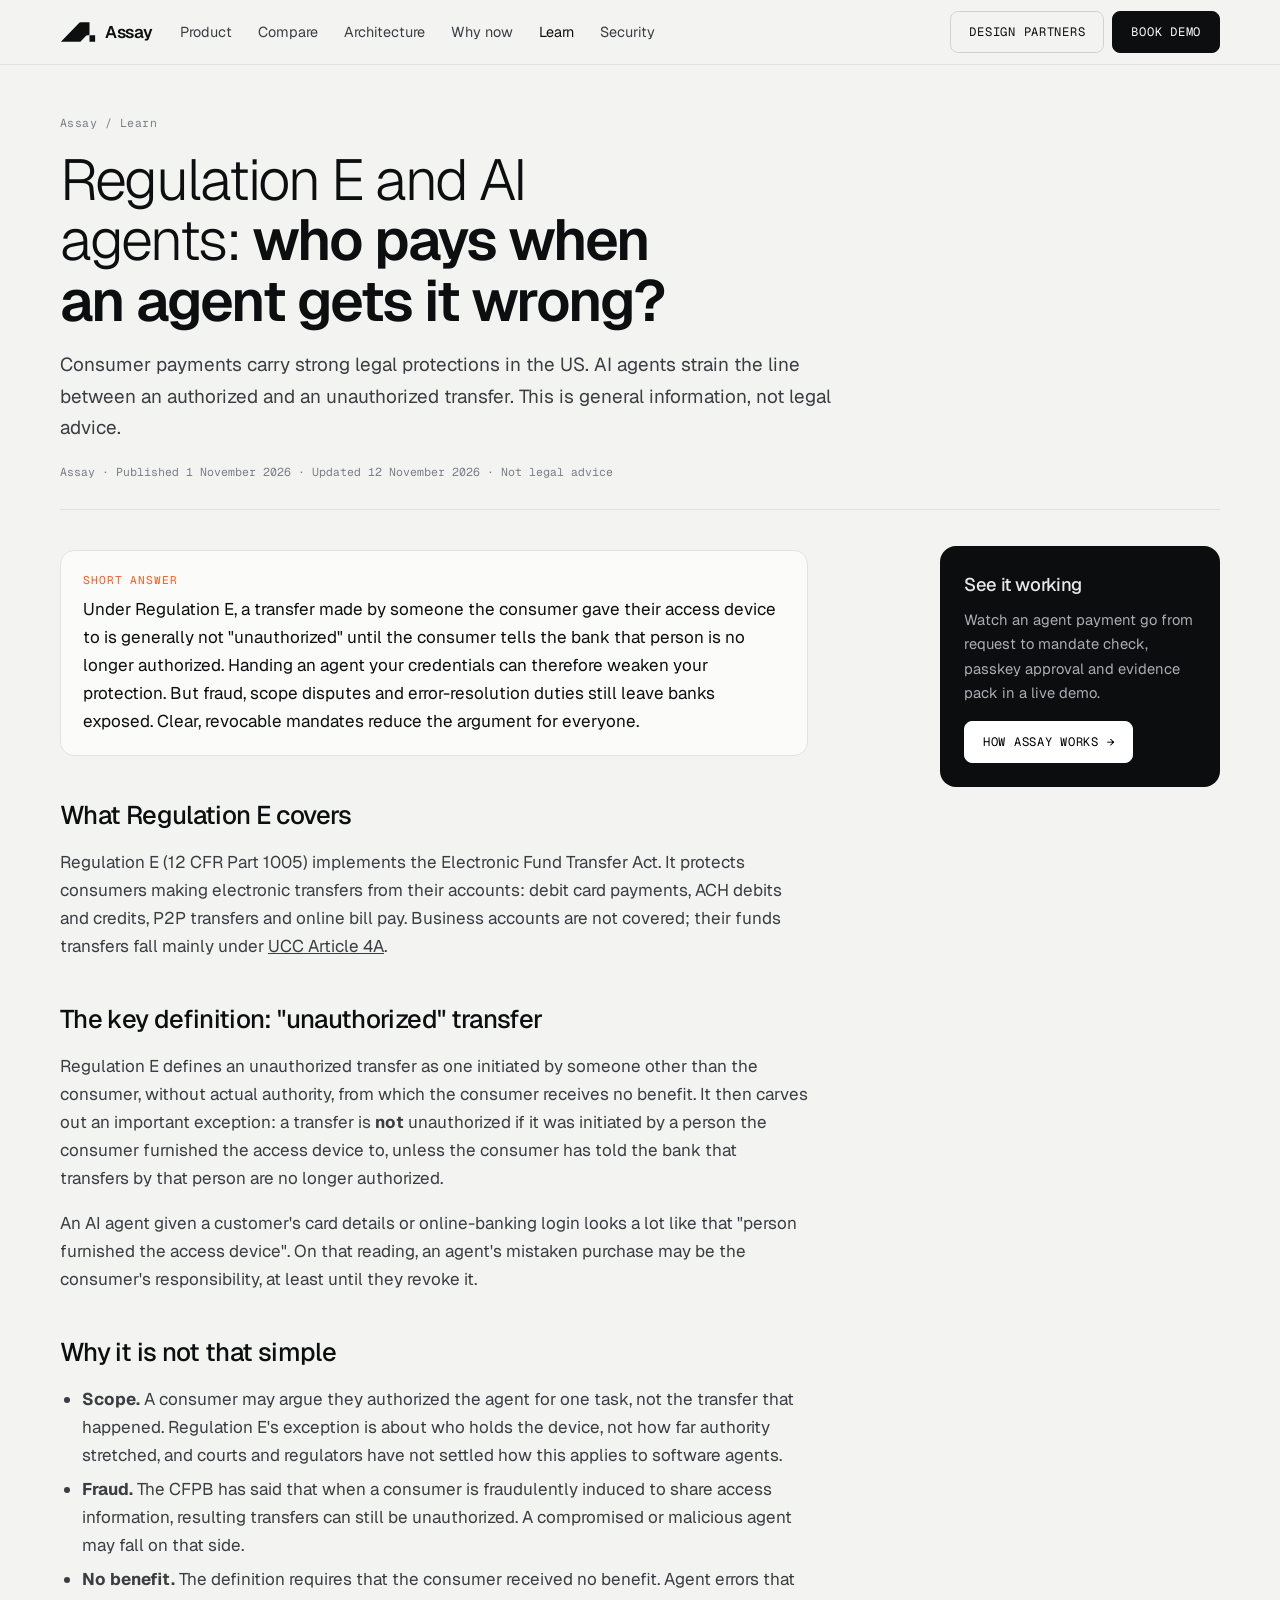
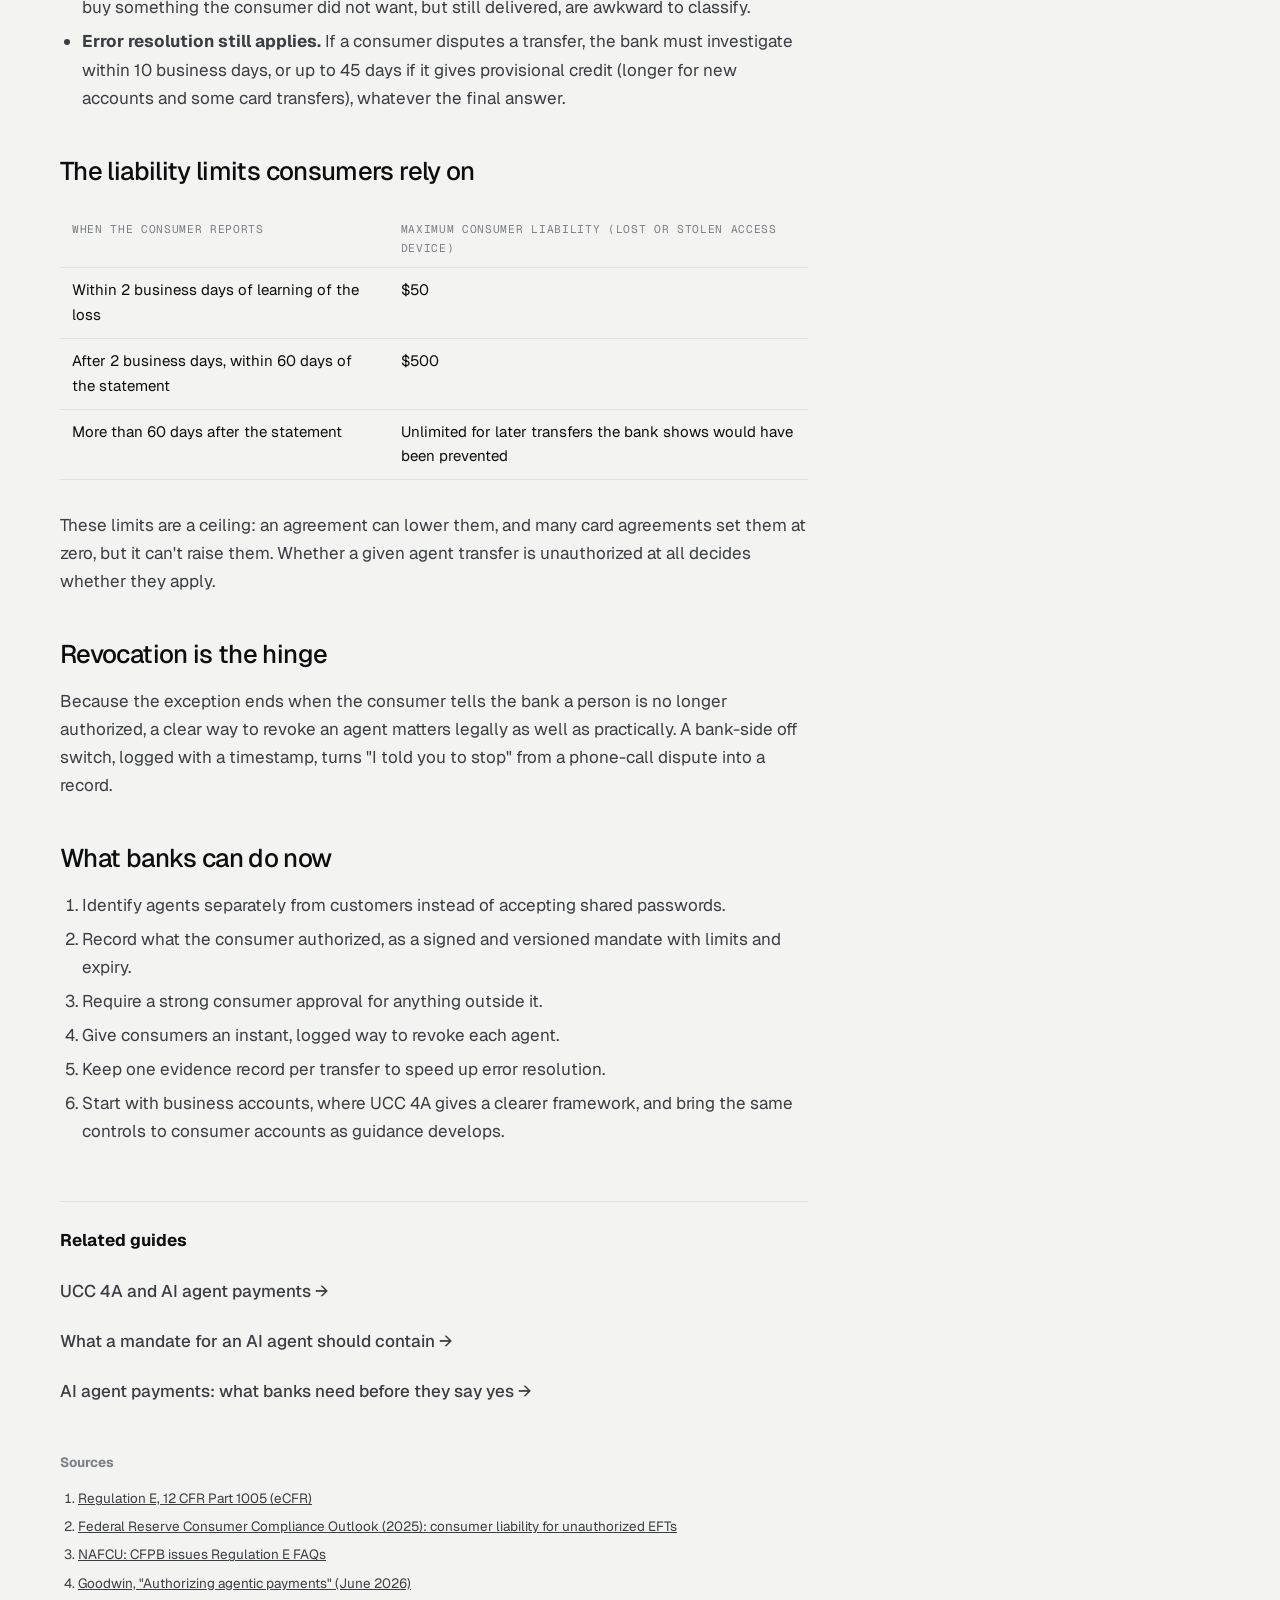
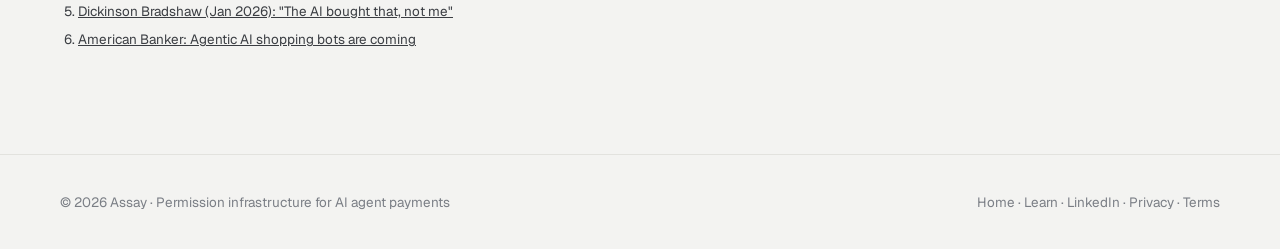
<file: learn/regulation-e-ai-agents.html>
<!doctype html>
<html lang="en"><head><meta charset="utf-8"><meta name="viewport" content="width=device-width,initial-scale=1,viewport-fit=cover">
<title>Regulation E and AI Agents: Unauthorized Transfers and Liability | Assay</title>
<meta name="description" content="How Regulation E applies when a consumer&#x27;s AI agent makes an electronic fund transfer: the &#x27;access device&#x27; exception, revocation, liability limits, error resolution and what banks can do.">
<meta name="keywords" content="Regulation E AI agents, Reg E agentic payments, unauthorized electronic fund transfer AI, EFTA AI agent liability, Reg E access device exception, error resolution AI agent">
<link rel="canonical" href="https://assayfinance.com/learn/regulation-e-ai-agents.html"><meta name="robots" content="index,follow,max-image-preview:large">
<link rel="icon" href="/favicon.ico" sizes="any"><link rel="icon" type="image/svg+xml" href="/favicon.svg"><link rel="apple-touch-icon" href="/apple-touch-icon.png">
<meta property="og:type" content="article"><meta property="og:site_name" content="Assay"><meta property="og:url" content="https://assayfinance.com/learn/regulation-e-ai-agents.html">
<meta property="og:title" content="Regulation E and AI agents: who pays when an agent gets it wrong?"><meta property="og:description" content="How Regulation E applies when a consumer&#x27;s AI agent makes an electronic fund transfer: the &#x27;access device&#x27; exception, revocation, liability limits, error resolution and what banks can do."><meta property="og:image" content="https://assayfinance.com/og-image.png">
<meta name="twitter:card" content="summary_large_image"><meta name="twitter:title" content="Regulation E and AI agents: who pays when an agent gets it wrong?"><meta name="twitter:description" content="How Regulation E applies when a consumer&#x27;s AI agent makes an electronic fund transfer: the &#x27;access device&#x27; exception, revocation, liability limits, error resolution and what banks can do."><meta name="twitter:image" content="https://assayfinance.com/og-image.png">
<meta property="article:published_time" content="2026-11-01">
<link rel="preconnect" href="https://fonts.googleapis.com"><link rel="preconnect" href="https://fonts.gstatic.com" crossorigin><link rel="stylesheet" href="https://fonts.googleapis.com/css2?family=Geist:wght@300;400;500;600&family=Geist+Mono&display=swap"><style>
:root{color-scheme:light;--canvas:#F3F3F1;--paper:#FBFBFA;--ink:#0D0E10;--ink-2:#3A3D42;--mute:#7A7E85;--hair:#E2E2DE;--hair-2:#D3D3CE;--signal:#FF5A1F;--sans:"Geist","Helvetica Neue",Arial,sans-serif;--mono:"Geist Mono",ui-monospace,Menlo,monospace}
*{box-sizing:border-box}body{margin:0;background:var(--canvas);color:var(--ink);font-family:var(--sans);font-size:17px;line-height:1.65;-webkit-font-smoothing:antialiased}
a{color:inherit}
.wrap{max-width:1240px;margin:0 auto;padding-left:max(20px,env(safe-area-inset-left,0px));padding-right:max(20px,env(safe-area-inset-right,0px))}
@media (min-width:860px){.wrap{padding-left:max(40px,env(safe-area-inset-left,0px));padding-right:max(40px,env(safe-area-inset-right,0px))}}
.nav{position:sticky;top:env(safe-area-inset-top,0px);z-index:50;background:rgba(243,243,241,.82);backdrop-filter:saturate(1.4) blur(12px);-webkit-backdrop-filter:saturate(1.4) blur(12px);border-bottom:1px solid var(--hair)}
.nav .wrap{display:flex;align-items:center;height:64px;gap:28px}
.logo{display:flex;align-items:center;gap:9px;text-decoration:none;font-weight:600;font-size:1.06rem;letter-spacing:-.02em;line-height:1.55}
.logo svg{width:36px;height:22px;color:var(--ink)}
.links{display:flex;gap:26px;font-size:.9rem;line-height:1.55;color:var(--ink-2)}
.links a{text-decoration:none}.links a:hover,.links a[aria-current]{color:var(--ink)}
.nav-cta{margin-left:auto;display:flex;gap:8px}
@media (max-width:900px){.links{display:none}}
@media (max-width:520px){.nav-cta .btn.line{display:none}}
.btn{display:inline-flex;align-items:center;gap:8px;height:42px;padding:0 18px;border-radius:8px;border:1px solid var(--ink);background:var(--ink);color:var(--paper);font-family:var(--mono);font-size:.76rem;letter-spacing:.06em;text-transform:uppercase;text-decoration:none;cursor:pointer;white-space:nowrap;transition:background .2s,color .2s,border-color .2s}
.btn:hover{background:#26282C;border-color:#26282C}
.btn.line{background:transparent;color:var(--ink);border-color:var(--hair-2)}.btn.line:hover{border-color:var(--ink)}
.crumbs{font-family:var(--mono);font-size:.72rem;color:var(--mute);margin-top:48px;letter-spacing:.04em}.crumbs a{text-decoration:none}
h1{font-weight:300;letter-spacing:-.035em;line-height:1.05;font-size:clamp(2.2rem,5vw,3.6rem);margin:18px 0 0;max-width:20ch;text-wrap:balance}h1 b{font-weight:600}
.dek{font-size:1.18rem;color:var(--ink-2);max-width:62ch;margin-top:18px}
.meta{font-family:var(--mono);font-size:.72rem;color:var(--mute);margin-top:18px;padding-bottom:28px;border-bottom:1px solid var(--hair)}
.grid{display:grid;grid-template-columns:minmax(0,1fr) 280px;gap:56px;margin-top:36px}@media(max-width:900px){.grid{grid-template-columns:minmax(0,1fr)}}
article{max-width:68ch}article h2{font-weight:500;letter-spacing:-.025em;font-size:1.6rem;line-height:1.2;margin:44px 0 10px}article h3{font-weight:600;font-size:1.1rem;margin:28px 0 6px}
article p,article li{color:var(--ink-2)}article ul,article ol{padding-left:22px}article li{margin:6px 0}
.tldr{background:var(--paper);border:1px solid var(--hair);border-radius:14px;padding:20px 22px;margin-top:4px}.tldr b{display:block;font-family:var(--mono);font-size:.7rem;letter-spacing:.08em;text-transform:uppercase;color:var(--signal);margin-bottom:6px;font-weight:400}
table{border-collapse:collapse;width:100%;font-size:.94rem;margin:14px 0}th,td{text-align:left;padding:10px 12px;border-bottom:1px solid var(--hair);vertical-align:top}th{font-family:var(--mono);font-size:.7rem;letter-spacing:.06em;text-transform:uppercase;color:var(--mute);font-weight:400}
.tbl{overflow-x:auto}
aside .box{position:sticky;top:90px;background:#0C0D0F;color:#E6E8EA;border-radius:16px;padding:24px}aside h4{margin:0 0 8px;font-weight:500;font-size:1.15rem;letter-spacing:-.02em}aside p{color:#A9ADB3;font-size:.92rem;margin:0 0 16px}aside .btn{background:#fff;color:#000;border-color:#fff}aside .btn:hover{background:#E6E8EA}
.related{margin-top:56px;border-top:1px solid var(--hair);padding-top:24px}.related ul{list-style:none;padding:0;display:grid;gap:10px}.related a{text-decoration:none;font-weight:500}.related a:hover{color:var(--signal)}
.src{margin-top:40px;font-size:.84rem;color:var(--mute)}.src ol{padding-left:18px}.src a{color:var(--ink-2)}
footer{margin-top:90px;border-top:1px solid var(--hair);padding-block:36px;font-size:.84rem;color:var(--mute)}footer .wrap{display:flex;flex-wrap:wrap;justify-content:space-between;gap:12px}footer a{text-decoration:none}
.cards{display:grid;grid-template-columns:repeat(2,minmax(0,1fr));gap:14px;margin-top:36px}@media(max-width:760px){.cards{grid-template-columns:minmax(0,1fr)}}
.card{display:block;background:var(--paper);border:1px solid var(--hair);border-radius:14px;padding:22px;text-decoration:none;transition:border-color .2s}.card:hover{border-color:var(--ink)}.card .k{font-family:var(--mono);font-size:.7rem;color:var(--signal);letter-spacing:.06em;text-transform:uppercase}.card h2{font-weight:500;font-size:1.25rem;letter-spacing:-.02em;margin:8px 0 6px;line-height:1.25}.card p{margin:0;color:var(--ink-2);font-size:.94rem}
dl.gl{margin-top:20px}dl.gl dt{font-weight:600;margin-top:18px}dl.gl dd{margin:4px 0 0;color:var(--ink-2)}
</style>
<script type="application/ld+json">{"@context": "https://schema.org", "@graph": [{"@type": "BreadcrumbList", "itemListElement": [{"@type": "ListItem", "position": 1, "name": "Assay", "item": "https://assayfinance.com/"}, {"@type": "ListItem", "position": 2, "name": "Learn", "item": "https://assayfinance.com/learn/"}, {"@type": "ListItem", "position": 3, "name": "Regulation E and AI agents: who pays when an agent gets it wrong?", "item": "https://assayfinance.com/learn/regulation-e-ai-agents.html"}]}, {"@type": "Article", "headline": "Regulation E and AI agents: who pays when an agent gets it wrong?", "description": "How Regulation E applies when a consumer's AI agent makes an electronic fund transfer: the 'access device' exception, revocation, liability limits, error resolution and what banks can do.", "datePublished": "2026-11-01", "dateModified": "2026-11-12", "inLanguage": "en", "mainEntityOfPage": "https://assayfinance.com/learn/regulation-e-ai-agents.html", "image": "https://assayfinance.com/og-image.png", "author": {"@type": "Organization", "name": "Assay", "url": "https://assayfinance.com/"}, "publisher": {"@type": "Organization", "name": "Assay", "url": "https://assayfinance.com/", "logo": {"@type": "ImageObject", "url": "https://assayfinance.com/icon-512.png"}}, "keywords": "Regulation E AI agents, Reg E agentic payments, unauthorized electronic fund transfer AI, EFTA AI agent liability, Reg E access device exception, error resolution AI agent"}, {"@type": "FAQPage", "mainEntity": [{"@type": "Question", "name": "Does Regulation E protect consumers when an AI agent makes a payment?", "acceptedAnswer": {"@type": "Answer", "text": "It depends. A transfer by someone the consumer gave their access device to is generally not unauthorized until the consumer tells the bank that person is no longer authorized, so sharing credentials with an agent can weaken protection. Fraud and scope disputes are less settled."}}, {"@type": "Question", "name": "Do banks have to investigate disputed AI agent transfers?", "acceptedAnswer": {"@type": "Answer", "text": "Yes. Regulation E error-resolution rules require banks to investigate consumer disputes, generally within 10 business days or 45 days with provisional credit."}}, {"@type": "Question", "name": "Does Regulation E apply to business accounts?", "acceptedAnswer": {"@type": "Answer", "text": "No. Regulation E covers consumer accounts. Business funds transfers fall mainly under UCC Article 4A."}}]}]}</script>
</head><body>
<header class="nav"><div class="wrap"><a class="logo" href="/"><svg viewBox="15 80 415 245" aria-hidden="true"><path fill="#0D0E10" fill-rule="evenodd" d="M25 315 L232 102 Q241 91 255 90 L355 90 L355 229 Q355 239 345 239 L331 239 Q322 239 316 246 L250 315 Z M355 240 H420 V315 H355 Z"/></svg>Assay</a><nav class="links" aria-label="Main"><a href="/#product">Product</a><a href="/#compare">Compare</a><a href="/#architecture">Architecture</a><a href="/#why-now">Why now</a><a href="/learn/" aria-current="page">Learn</a><a href="/#security">Security</a></nav><div class="nav-cta"><a class="btn line" href="/#design-partners">Design partners</a><a class="btn" href="mailto:founders@assayfinance.com?subject=Assay%20demo">Book demo</a></div></div></header>
<main class="wrap">
<div class="crumbs"><a href='/'>Assay</a> / <a href='/learn/'>Learn</a></div>
<h1>Regulation E and AI agents: <b>who pays when an agent gets it wrong?</b></h1>
<p class="dek">Consumer payments carry strong legal protections in the US. AI agents strain the line between an authorized and an unauthorized transfer. This is general information, not legal advice.</p>
<div class="meta">Assay · Published 1 November 2026 · Updated 12 November 2026 · Not legal advice</div>
<div class='grid'><article><div class="tldr"><b>Short answer</b>Under Regulation E, a transfer made by someone the consumer gave their access device to is generally not "unauthorized" until the consumer tells the bank that person is no longer authorized. Handing an agent your credentials can therefore weaken your protection. But fraud, scope disputes and error-resolution duties still leave banks exposed. Clear, revocable mandates reduce the argument for everyone.</div>
<h2>What Regulation E covers</h2>
<p>Regulation E (12 CFR Part 1005) implements the Electronic Fund Transfer Act. It protects consumers making electronic transfers from their accounts: debit card payments, ACH debits and credits, P2P transfers and online bill pay. Business accounts are not covered; their funds transfers fall mainly under <a href="/learn/ucc-4a-ai-agent-payments.html">UCC Article 4A</a>.</p>
<h2>The key definition: "unauthorized" transfer</h2>
<p>Regulation E defines an unauthorized transfer as one initiated by someone other than the consumer, without actual authority, from which the consumer receives no benefit. It then carves out an important exception: a transfer is <b>not</b> unauthorized if it was initiated by a person the consumer furnished the access device to, unless the consumer has told the bank that transfers by that person are no longer authorized.</p>
<p>An AI agent given a customer's card details or online-banking login looks a lot like that "person furnished the access device". On that reading, an agent's mistaken purchase may be the consumer's responsibility, at least until they revoke it.</p>
<h2>Why it is not that simple</h2>
<ul>
<li><b>Scope.</b> A consumer may argue they authorized the agent for one task, not the transfer that happened. Regulation E's exception is about who holds the device, not how far authority stretched, and courts and regulators have not settled how this applies to software agents.</li>
<li><b>Fraud.</b> The CFPB has said that when a consumer is fraudulently induced to share access information, resulting transfers can still be unauthorized. A compromised or malicious agent may fall on that side.</li>
<li><b>No benefit.</b> The definition requires that the consumer received no benefit. Agent errors that buy something the consumer did not want, but still delivered, are awkward to classify.</li>
<li><b>Error resolution still applies.</b> If a consumer disputes a transfer, the bank must investigate within 10 business days, or up to 45 days if it gives provisional credit (longer for new accounts and some card transfers), whatever the final answer.</li>
</ul>
<h2>The liability limits consumers rely on</h2>
<div class="tbl"><table><thead><tr><th>When the consumer reports</th><th>Maximum consumer liability (lost or stolen access device)</th></tr></thead><tbody>
<tr><td>Within 2 business days of learning of the loss</td><td>$50</td></tr>
<tr><td>After 2 business days, within 60 days of the statement</td><td>$500</td></tr>
<tr><td>More than 60 days after the statement</td><td>Unlimited for later transfers the bank shows would have been prevented</td></tr></tbody></table></div>
<p>These limits are a ceiling: an agreement can lower them, and many card agreements set them at zero, but it can't raise them. Whether a given agent transfer is unauthorized at all decides whether they apply.</p>
<h2>Revocation is the hinge</h2>
<p>Because the exception ends when the consumer tells the bank a person is no longer authorized, a clear way to revoke an agent matters legally as well as practically. A bank-side off switch, logged with a timestamp, turns "I told you to stop" from a phone-call dispute into a record.</p>
<h2>What banks can do now</h2>
<ol>
<li>Identify agents separately from customers instead of accepting shared passwords.</li>
<li>Record what the consumer authorized, as a signed and versioned mandate with limits and expiry.</li>
<li>Require a strong consumer approval for anything outside it.</li>
<li>Give consumers an instant, logged way to revoke each agent.</li>
<li>Keep one evidence record per transfer to speed up error resolution.</li>
<li>Start with business accounts, where UCC 4A gives a clearer framework, and bring the same controls to consumer accounts as guidance develops.</li>
</ol><div class='related'><b>Related guides</b><ul><li><a href='/learn/ucc-4a-ai-agent-payments.html'>UCC 4A and AI agent payments →</a></li><li><a href='/learn/ai-agent-payment-mandate.html'>What a mandate for an AI agent should contain →</a></li><li><a href='/learn/ai-agent-payments-for-banks.html'>AI agent payments: what banks need before they say yes →</a></li></ul></div><div class='src'><b>Sources</b><ol><li><a href="https://www.ecfr.gov/current/title-12/chapter-X/part-1005">Regulation E, 12 CFR Part 1005 (eCFR)</a></li><li><a href="https://www.consumercomplianceoutlook.org/articles/2025/third-issue-2025/consumer-liability-for-unauthorized-transactions-under-the-electronic-fund-transfer-act">Federal Reserve Consumer Compliance Outlook (2025): consumer liability for unauthorized EFTs</a></li><li><a href="https://www.nafcu.org/node/35101">NAFCU: CFPB issues Regulation E FAQs</a></li><li><a href="https://www.goodwinlaw.com/en/insights/publications/2026/06/insights-technology-aiml-authorizing-agentic-payments">Goodwin, "Authorizing agentic payments" (June 2026)</a></li><li><a href="https://www.dickinsonbradshaw.com/blogs-articles/2026/01/20/new-reg-e-liability-the-ai-bought-that-not-me">Dickinson Bradshaw (Jan 2026): "The AI bought that, not me"</a></li><li><a href="https://www.americanbanker.com/news/agentic-ai-shopping-bots-are-coming-banks-need-to-be-ready">American Banker: Agentic AI shopping bots are coming</a></li></ol></div></article><aside><div class="box"><h4>See it working</h4><p>Watch an agent payment go from request to mandate check, passkey approval and evidence pack in a live demo.</p><a class="btn" href="/#product">How Assay works →</a></div></aside></div>
</main>
<footer><div class="wrap"><span>© 2026 Assay · Permission infrastructure for AI agent payments</span><span><a href="/">Home</a> · <a href="/learn/">Learn</a> · <a href="https://www.linkedin.com/company/assayfinance/" rel="noopener">LinkedIn</a> · <a href="/privacy.html">Privacy</a> · <a href="/terms.html">Terms</a></span></div></footer>
</body></html>
</file>
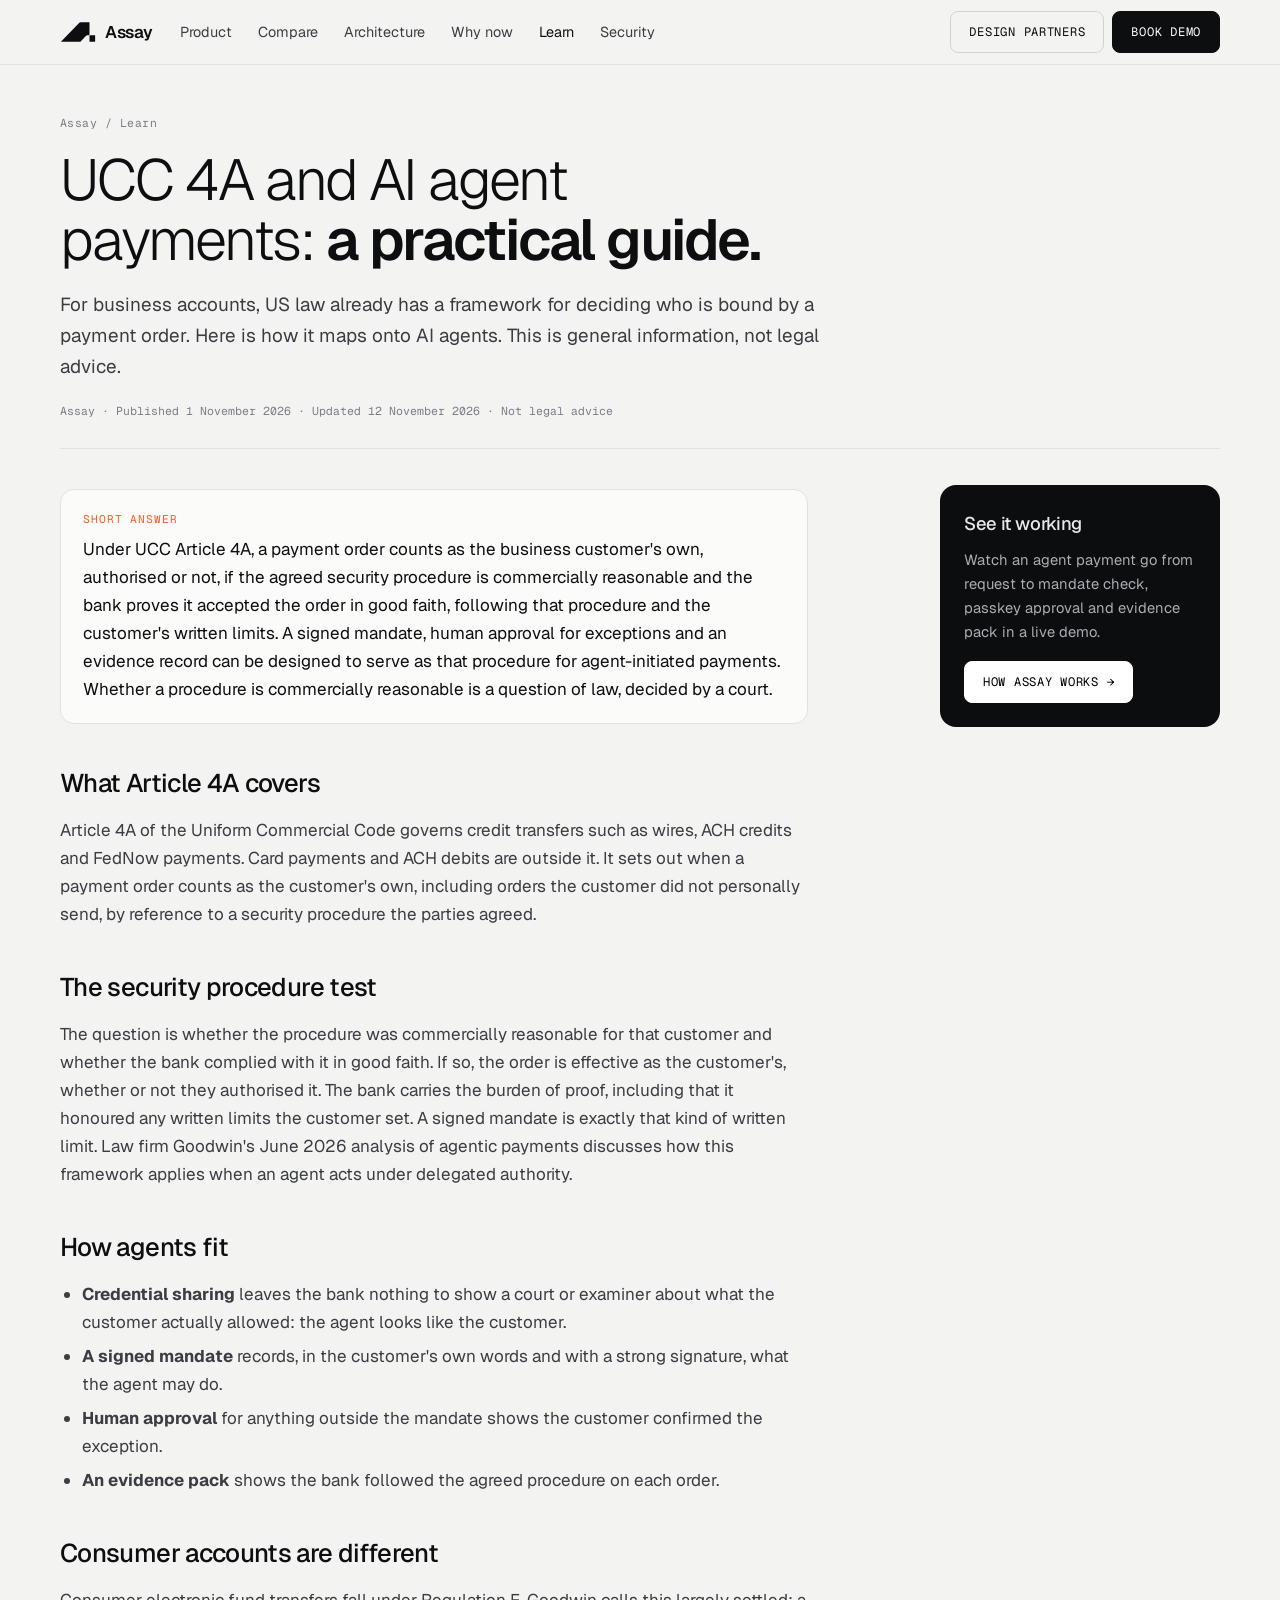
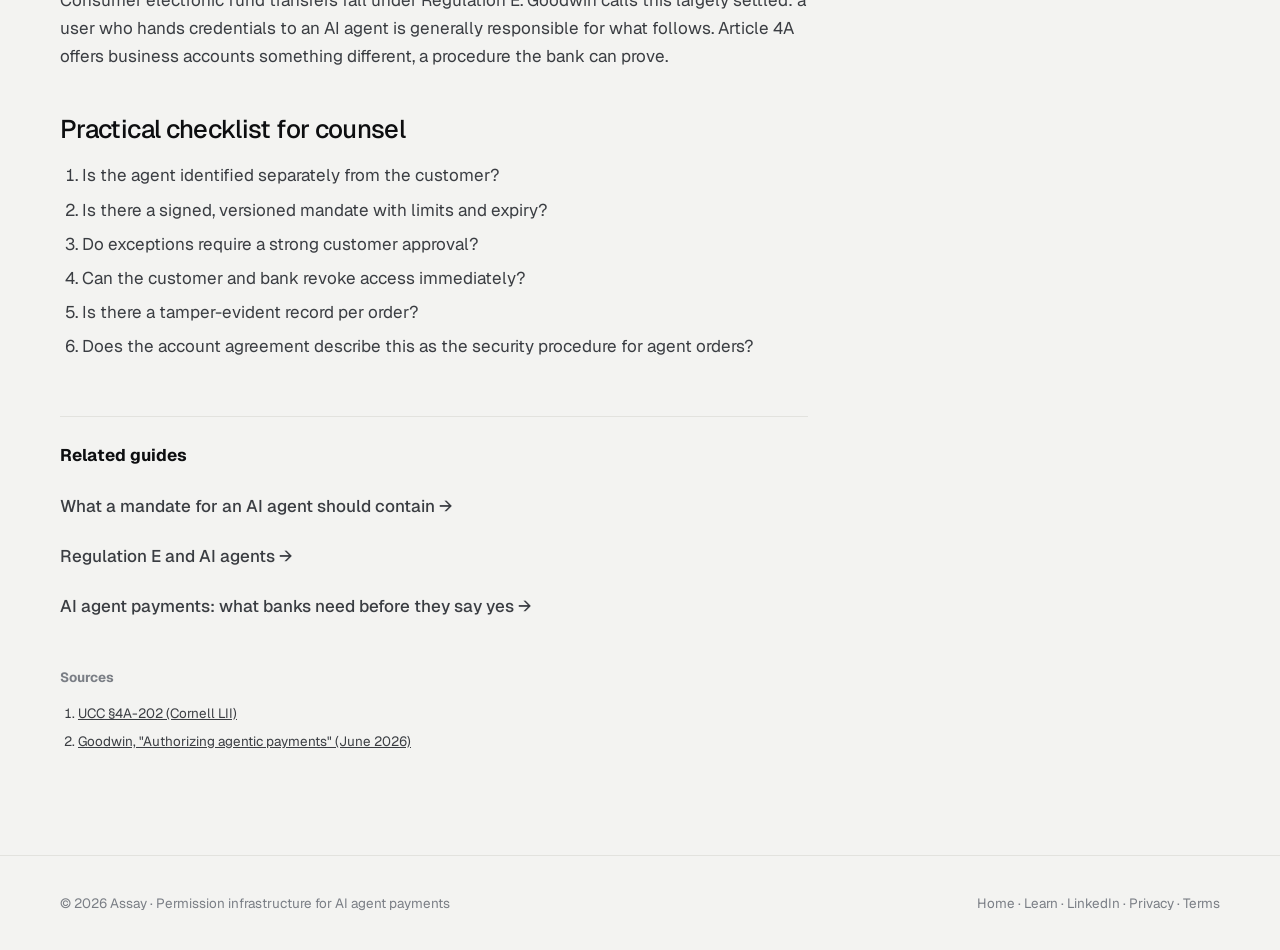
<file: learn/ucc-4a-ai-agent-payments.html>
<!doctype html>
<html lang="en"><head><meta charset="utf-8"><meta name="viewport" content="width=device-width,initial-scale=1,viewport-fit=cover">
<title>UCC Article 4A and AI Agent Payments: Security Procedures Explained | Assay</title>
<meta name="description" content="How UCC Article 4A&#x27;s commercially reasonable security procedure applies to payments initiated by AI agents on business bank accounts, and why mandates and approvals matter.">
<meta name="keywords" content="UCC 4A AI agent, UCC Article 4A security procedure, commercially reasonable security procedure, AI agent wire transfer liability, agentic payments liability, Regulation E AI agent">
<link rel="canonical" href="https://assayfinance.com/learn/ucc-4a-ai-agent-payments.html"><meta name="robots" content="index,follow,max-image-preview:large">
<link rel="icon" href="/favicon.ico" sizes="any"><link rel="icon" type="image/svg+xml" href="/favicon.svg"><link rel="apple-touch-icon" href="/apple-touch-icon.png">
<meta property="og:type" content="article"><meta property="og:site_name" content="Assay"><meta property="og:url" content="https://assayfinance.com/learn/ucc-4a-ai-agent-payments.html">
<meta property="og:title" content="UCC 4A and AI agent payments: a practical guide"><meta property="og:description" content="How UCC Article 4A&#x27;s commercially reasonable security procedure applies to payments initiated by AI agents on business bank accounts, and why mandates and approvals matter."><meta property="og:image" content="https://assayfinance.com/og-image.png">
<meta name="twitter:card" content="summary_large_image"><meta name="twitter:title" content="UCC 4A and AI agent payments: a practical guide"><meta name="twitter:description" content="How UCC Article 4A&#x27;s commercially reasonable security procedure applies to payments initiated by AI agents on business bank accounts, and why mandates and approvals matter."><meta name="twitter:image" content="https://assayfinance.com/og-image.png">
<meta property="article:published_time" content="2026-11-01">
<link rel="preconnect" href="https://fonts.googleapis.com"><link rel="preconnect" href="https://fonts.gstatic.com" crossorigin><link rel="stylesheet" href="https://fonts.googleapis.com/css2?family=Geist:wght@300;400;500;600&family=Geist+Mono&display=swap"><style>
:root{color-scheme:light;--canvas:#F3F3F1;--paper:#FBFBFA;--ink:#0D0E10;--ink-2:#3A3D42;--mute:#7A7E85;--hair:#E2E2DE;--hair-2:#D3D3CE;--signal:#FF5A1F;--sans:"Geist","Helvetica Neue",Arial,sans-serif;--mono:"Geist Mono",ui-monospace,Menlo,monospace}
*{box-sizing:border-box}body{margin:0;background:var(--canvas);color:var(--ink);font-family:var(--sans);font-size:17px;line-height:1.65;-webkit-font-smoothing:antialiased}
a{color:inherit}
.wrap{max-width:1240px;margin:0 auto;padding-left:max(20px,env(safe-area-inset-left,0px));padding-right:max(20px,env(safe-area-inset-right,0px))}
@media (min-width:860px){.wrap{padding-left:max(40px,env(safe-area-inset-left,0px));padding-right:max(40px,env(safe-area-inset-right,0px))}}
.nav{position:sticky;top:env(safe-area-inset-top,0px);z-index:50;background:rgba(243,243,241,.82);backdrop-filter:saturate(1.4) blur(12px);-webkit-backdrop-filter:saturate(1.4) blur(12px);border-bottom:1px solid var(--hair)}
.nav .wrap{display:flex;align-items:center;height:64px;gap:28px}
.logo{display:flex;align-items:center;gap:9px;text-decoration:none;font-weight:600;font-size:1.06rem;letter-spacing:-.02em;line-height:1.55}
.logo svg{width:36px;height:22px;color:var(--ink)}
.links{display:flex;gap:26px;font-size:.9rem;line-height:1.55;color:var(--ink-2)}
.links a{text-decoration:none}.links a:hover,.links a[aria-current]{color:var(--ink)}
.nav-cta{margin-left:auto;display:flex;gap:8px}
@media (max-width:900px){.links{display:none}}
@media (max-width:520px){.nav-cta .btn.line{display:none}}
.btn{display:inline-flex;align-items:center;gap:8px;height:42px;padding:0 18px;border-radius:8px;border:1px solid var(--ink);background:var(--ink);color:var(--paper);font-family:var(--mono);font-size:.76rem;letter-spacing:.06em;text-transform:uppercase;text-decoration:none;cursor:pointer;white-space:nowrap;transition:background .2s,color .2s,border-color .2s}
.btn:hover{background:#26282C;border-color:#26282C}
.btn.line{background:transparent;color:var(--ink);border-color:var(--hair-2)}.btn.line:hover{border-color:var(--ink)}
.crumbs{font-family:var(--mono);font-size:.72rem;color:var(--mute);margin-top:48px;letter-spacing:.04em}.crumbs a{text-decoration:none}
h1{font-weight:300;letter-spacing:-.035em;line-height:1.05;font-size:clamp(2.2rem,5vw,3.6rem);margin:18px 0 0;max-width:20ch;text-wrap:balance}h1 b{font-weight:600}
.dek{font-size:1.18rem;color:var(--ink-2);max-width:62ch;margin-top:18px}
.meta{font-family:var(--mono);font-size:.72rem;color:var(--mute);margin-top:18px;padding-bottom:28px;border-bottom:1px solid var(--hair)}
.grid{display:grid;grid-template-columns:minmax(0,1fr) 280px;gap:56px;margin-top:36px}@media(max-width:900px){.grid{grid-template-columns:minmax(0,1fr)}}
article{max-width:68ch}article h2{font-weight:500;letter-spacing:-.025em;font-size:1.6rem;line-height:1.2;margin:44px 0 10px}article h3{font-weight:600;font-size:1.1rem;margin:28px 0 6px}
article p,article li{color:var(--ink-2)}article ul,article ol{padding-left:22px}article li{margin:6px 0}
.tldr{background:var(--paper);border:1px solid var(--hair);border-radius:14px;padding:20px 22px;margin-top:4px}.tldr b{display:block;font-family:var(--mono);font-size:.7rem;letter-spacing:.08em;text-transform:uppercase;color:var(--signal);margin-bottom:6px;font-weight:400}
table{border-collapse:collapse;width:100%;font-size:.94rem;margin:14px 0}th,td{text-align:left;padding:10px 12px;border-bottom:1px solid var(--hair);vertical-align:top}th{font-family:var(--mono);font-size:.7rem;letter-spacing:.06em;text-transform:uppercase;color:var(--mute);font-weight:400}
.tbl{overflow-x:auto}
aside .box{position:sticky;top:90px;background:#0C0D0F;color:#E6E8EA;border-radius:16px;padding:24px}aside h4{margin:0 0 8px;font-weight:500;font-size:1.15rem;letter-spacing:-.02em}aside p{color:#A9ADB3;font-size:.92rem;margin:0 0 16px}aside .btn{background:#fff;color:#000;border-color:#fff}aside .btn:hover{background:#E6E8EA}
.related{margin-top:56px;border-top:1px solid var(--hair);padding-top:24px}.related ul{list-style:none;padding:0;display:grid;gap:10px}.related a{text-decoration:none;font-weight:500}.related a:hover{color:var(--signal)}
.src{margin-top:40px;font-size:.84rem;color:var(--mute)}.src ol{padding-left:18px}.src a{color:var(--ink-2)}
footer{margin-top:90px;border-top:1px solid var(--hair);padding-block:36px;font-size:.84rem;color:var(--mute)}footer .wrap{display:flex;flex-wrap:wrap;justify-content:space-between;gap:12px}footer a{text-decoration:none}
.cards{display:grid;grid-template-columns:repeat(2,minmax(0,1fr));gap:14px;margin-top:36px}@media(max-width:760px){.cards{grid-template-columns:minmax(0,1fr)}}
.card{display:block;background:var(--paper);border:1px solid var(--hair);border-radius:14px;padding:22px;text-decoration:none;transition:border-color .2s}.card:hover{border-color:var(--ink)}.card .k{font-family:var(--mono);font-size:.7rem;color:var(--signal);letter-spacing:.06em;text-transform:uppercase}.card h2{font-weight:500;font-size:1.25rem;letter-spacing:-.02em;margin:8px 0 6px;line-height:1.25}.card p{margin:0;color:var(--ink-2);font-size:.94rem}
dl.gl{margin-top:20px}dl.gl dt{font-weight:600;margin-top:18px}dl.gl dd{margin:4px 0 0;color:var(--ink-2)}
</style>
<script type="application/ld+json">{"@context": "https://schema.org", "@graph": [{"@type": "BreadcrumbList", "itemListElement": [{"@type": "ListItem", "position": 1, "name": "Assay", "item": "https://assayfinance.com/"}, {"@type": "ListItem", "position": 2, "name": "Learn", "item": "https://assayfinance.com/learn/"}, {"@type": "ListItem", "position": 3, "name": "UCC 4A and AI agent payments: a practical guide", "item": "https://assayfinance.com/learn/ucc-4a-ai-agent-payments.html"}]}, {"@type": "Article", "headline": "UCC 4A and AI agent payments: a practical guide", "description": "How UCC Article 4A's commercially reasonable security procedure applies to payments initiated by AI agents on business bank accounts, and why mandates and approvals matter.", "datePublished": "2026-11-01", "dateModified": "2026-11-12", "inLanguage": "en", "mainEntityOfPage": "https://assayfinance.com/learn/ucc-4a-ai-agent-payments.html", "image": "https://assayfinance.com/og-image.png", "author": {"@type": "Organization", "name": "Assay", "url": "https://assayfinance.com/"}, "publisher": {"@type": "Organization", "name": "Assay", "url": "https://assayfinance.com/", "logo": {"@type": "ImageObject", "url": "https://assayfinance.com/icon-512.png"}}, "keywords": "UCC 4A AI agent, UCC Article 4A security procedure, commercially reasonable security procedure, AI agent wire transfer liability, agentic payments liability, Regulation E AI agent"}, {"@type": "FAQPage", "mainEntity": [{"@type": "Question", "name": "Does UCC 4A apply to payments made by AI agents?", "acceptedAnswer": {"@type": "Answer", "text": "UCC 4A governs business credit transfers such as wires, ACH credits and FedNow payments, whoever initiated them. An order counts as the customer's, authorised or not, if the agreed security procedure is commercially reasonable and the bank proves it followed it in good faith and within the customer's written limits."}}, {"@type": "Question", "name": "Why start AI agent payments with business accounts?", "acceptedAnswer": {"@type": "Answer", "text": "Under Regulation E, a consumer who gives an agent their login largely carries the loss. UCC 4A gives business accounts a security procedure the bank can prove."}}]}]}</script>
</head><body>
<header class="nav"><div class="wrap"><a class="logo" href="/"><svg viewBox="15 80 415 245" aria-hidden="true"><path fill="#0D0E10" fill-rule="evenodd" d="M25 315 L232 102 Q241 91 255 90 L355 90 L355 229 Q355 239 345 239 L331 239 Q322 239 316 246 L250 315 Z M355 240 H420 V315 H355 Z"/></svg>Assay</a><nav class="links" aria-label="Main"><a href="/#product">Product</a><a href="/#compare">Compare</a><a href="/#architecture">Architecture</a><a href="/#why-now">Why now</a><a href="/learn/" aria-current="page">Learn</a><a href="/#security">Security</a></nav><div class="nav-cta"><a class="btn line" href="/#design-partners">Design partners</a><a class="btn" href="mailto:founders@assayfinance.com?subject=Assay%20demo">Book demo</a></div></div></header>
<main class="wrap">
<div class="crumbs"><a href='/'>Assay</a> / <a href='/learn/'>Learn</a></div>
<h1>UCC 4A and AI agent payments: <b>a practical guide.</b></h1>
<p class="dek">For business accounts, US law already has a framework for deciding who is bound by a payment order. Here is how it maps onto AI agents. This is general information, not legal advice.</p>
<div class="meta">Assay · Published 1 November 2026 · Updated 12 November 2026 · Not legal advice</div>
<div class='grid'><article><div class="tldr"><b>Short answer</b>Under UCC Article 4A, a payment order counts as the business customer's own, authorised or not, if the agreed security procedure is commercially reasonable and the bank proves it accepted the order in good faith, following that procedure and the customer's written limits. A signed mandate, human approval for exceptions and an evidence record can be designed to serve as that procedure for agent-initiated payments. Whether a procedure is commercially reasonable is a question of law, decided by a court.</div>
<h2>What Article 4A covers</h2>
<p>Article 4A of the Uniform Commercial Code governs credit transfers such as wires, ACH credits and FedNow payments. Card payments and ACH debits are outside it. It sets out when a payment order counts as the customer's own, including orders the customer did not personally send, by reference to a security procedure the parties agreed.</p>
<h2>The security procedure test</h2>
<p>The question is whether the procedure was commercially reasonable for that customer and whether the bank complied with it in good faith. If so, the order is effective as the customer's, whether or not they authorised it. The bank carries the burden of proof, including that it honoured any written limits the customer set. A signed mandate is exactly that kind of written limit. Law firm Goodwin's June 2026 analysis of agentic payments discusses how this framework applies when an agent acts under delegated authority.</p>
<h2>How agents fit</h2>
<ul><li><b>Credential sharing</b> leaves the bank nothing to show a court or examiner about what the customer actually allowed: the agent looks like the customer.</li>
<li><b>A signed mandate</b> records, in the customer's own words and with a strong signature, what the agent may do.</li>
<li><b>Human approval</b> for anything outside the mandate shows the customer confirmed the exception.</li>
<li><b>An evidence pack</b> shows the bank followed the agreed procedure on each order.</li></ul>
<h2>Consumer accounts are different</h2>
<p>Consumer electronic fund transfers fall under Regulation E. Goodwin calls this largely settled: a user who hands credentials to an AI agent is generally responsible for what follows. Article 4A offers business accounts something different, a procedure the bank can prove.</p>
<h2>Practical checklist for counsel</h2>
<ol><li>Is the agent identified separately from the customer?</li><li>Is there a signed, versioned mandate with limits and expiry?</li><li>Do exceptions require a strong customer approval?</li><li>Can the customer and bank revoke access immediately?</li><li>Is there a tamper-evident record per order?</li><li>Does the account agreement describe this as the security procedure for agent orders?</li></ol><div class='related'><b>Related guides</b><ul><li><a href='/learn/ai-agent-payment-mandate.html'>What a mandate for an AI agent should contain →</a></li><li><a href='/learn/regulation-e-ai-agents.html'>Regulation E and AI agents →</a></li><li><a href='/learn/ai-agent-payments-for-banks.html'>AI agent payments: what banks need before they say yes →</a></li></ul></div><div class='src'><b>Sources</b><ol><li><a href="https://www.law.cornell.edu/ucc/4A/4A-202">UCC §4A-202 (Cornell LII)</a></li><li><a href="https://www.goodwinlaw.com/en/insights/publications/2026/06/insights-technology-aiml-authorizing-agentic-payments">Goodwin, "Authorizing agentic payments" (June 2026)</a></li></ol></div></article><aside><div class="box"><h4>See it working</h4><p>Watch an agent payment go from request to mandate check, passkey approval and evidence pack in a live demo.</p><a class="btn" href="/#product">How Assay works →</a></div></aside></div>
</main>
<footer><div class="wrap"><span>© 2026 Assay · Permission infrastructure for AI agent payments</span><span><a href="/">Home</a> · <a href="/learn/">Learn</a> · <a href="https://www.linkedin.com/company/assayfinance/" rel="noopener">LinkedIn</a> · <a href="/privacy.html">Privacy</a> · <a href="/terms.html">Terms</a></span></div></footer>
</body></html>
</file>
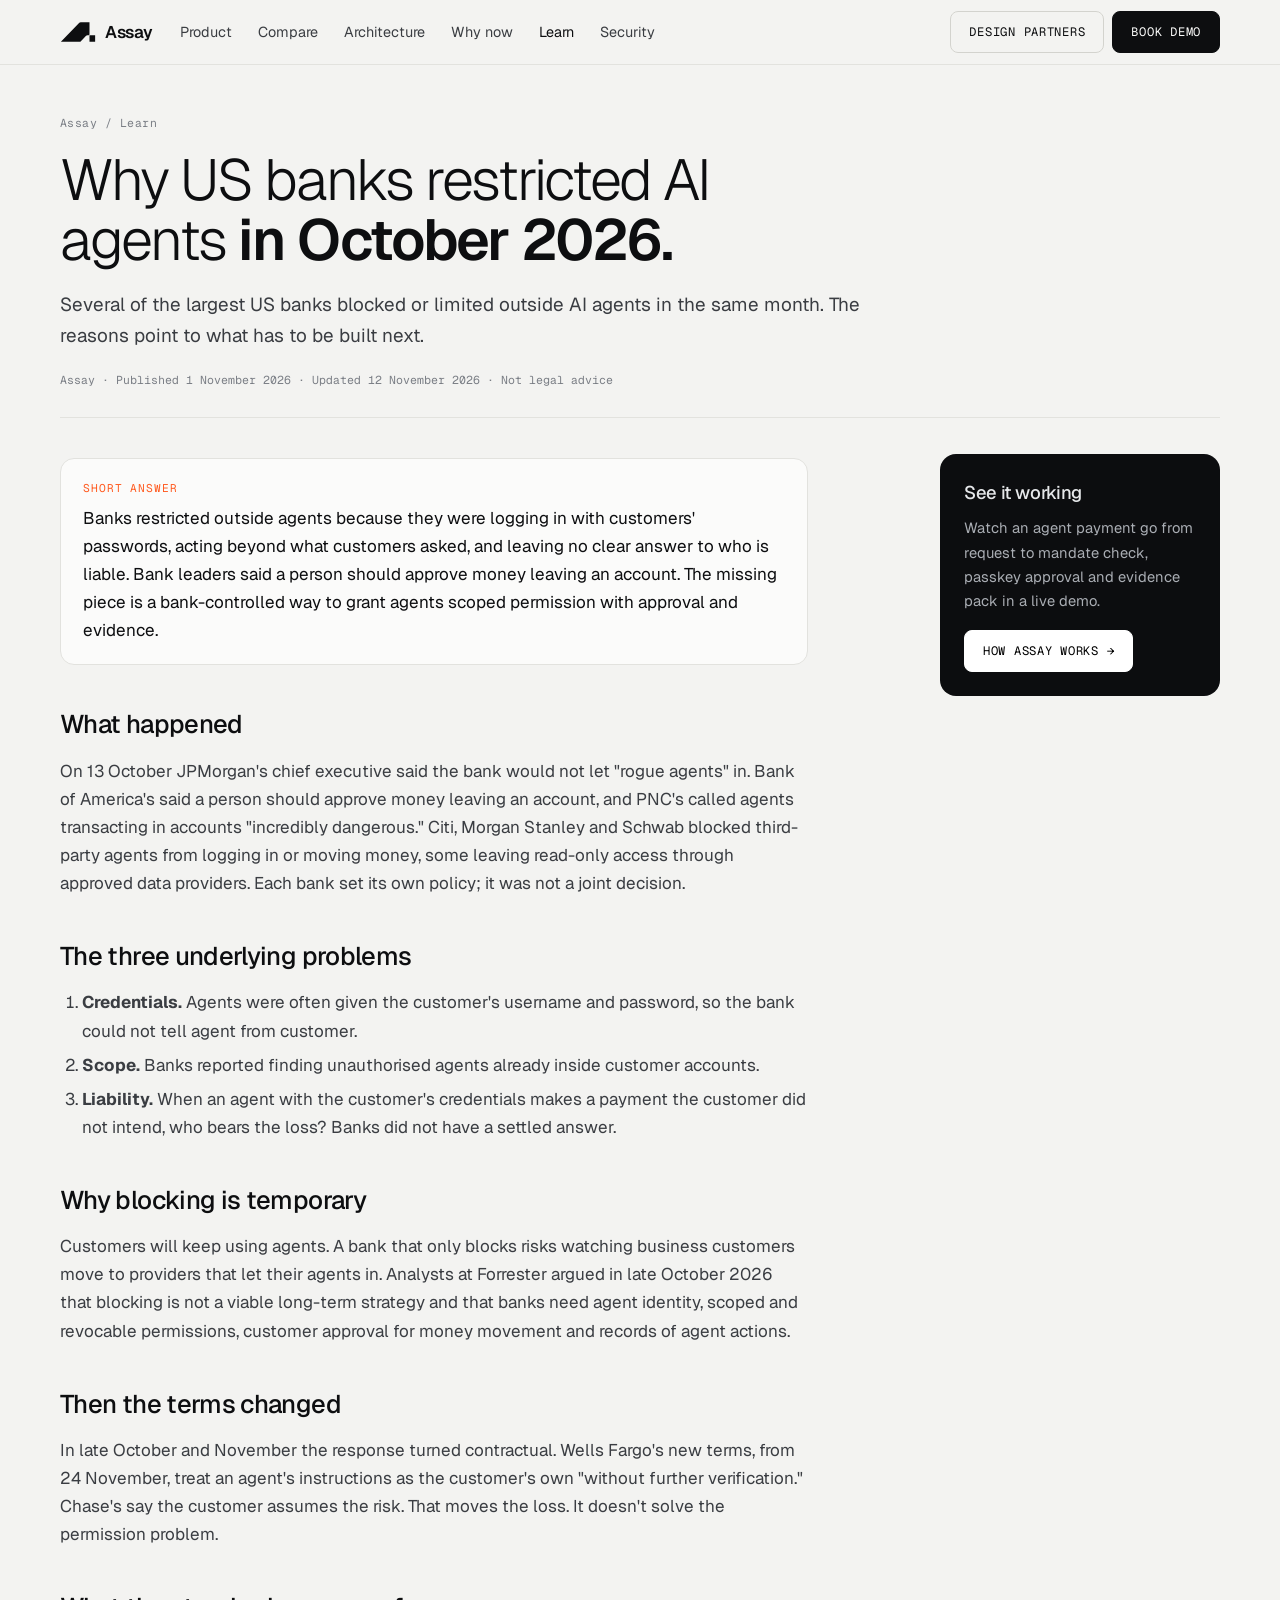
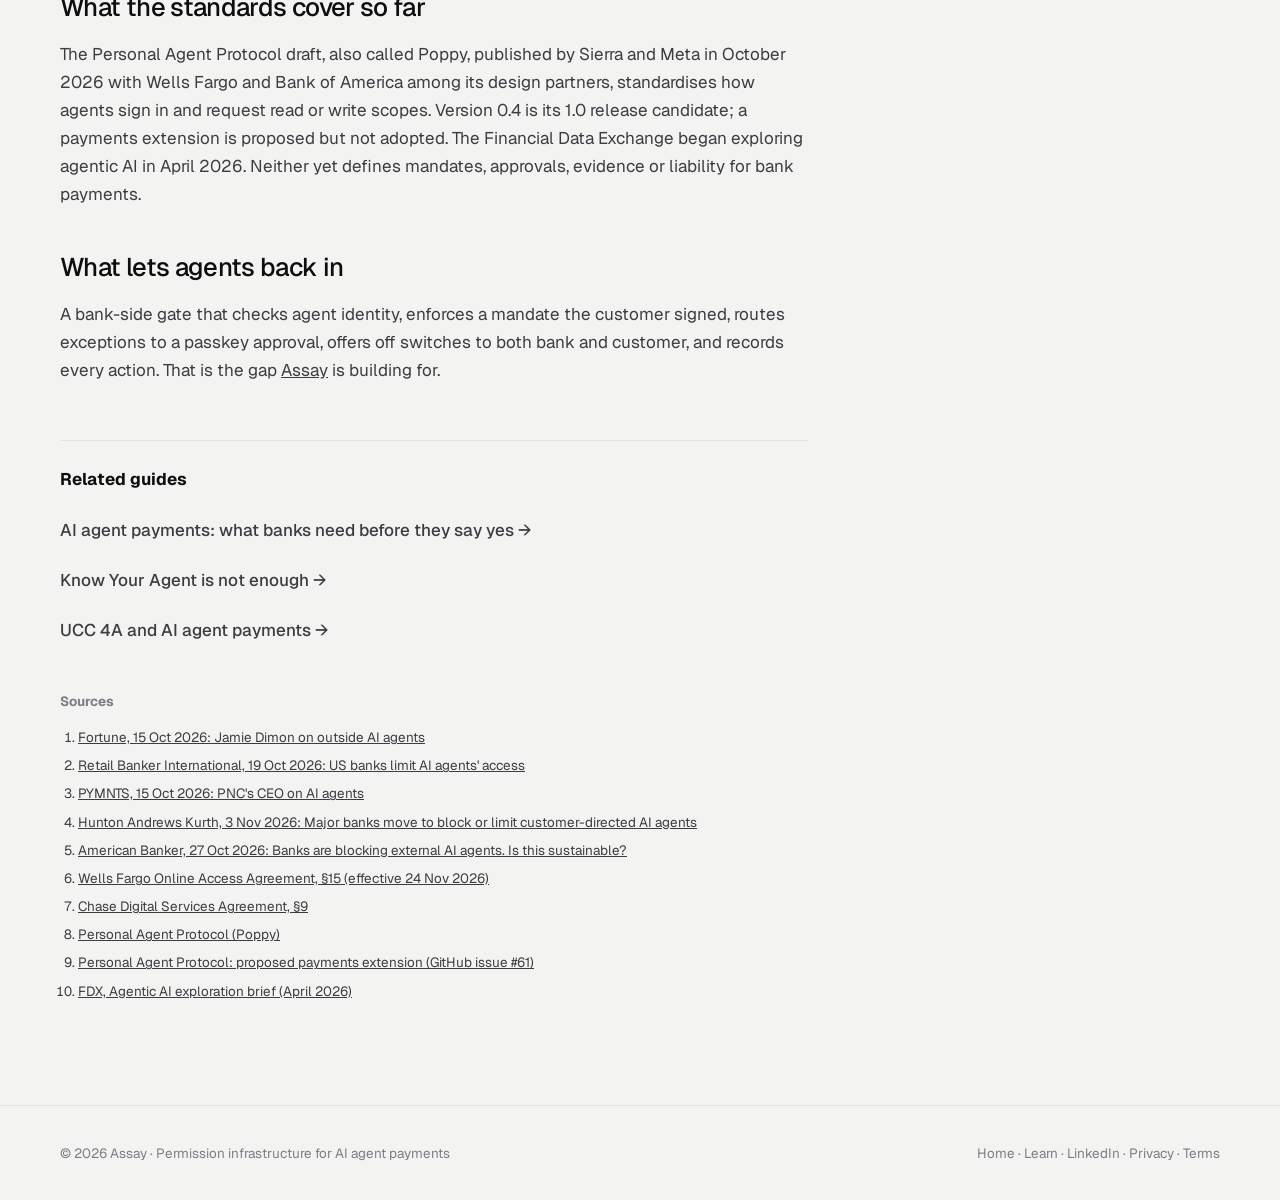
<file: learn/why-banks-blocked-ai-agents.html>
<!doctype html>
<html lang="en"><head><meta charset="utf-8"><meta name="viewport" content="width=device-width,initial-scale=1,viewport-fit=cover">
<title>Why Banks Blocked AI Agents (October 2026) and What Comes Next | Assay</title>
<meta name="description" content="In October 2026 JPMorgan, Bank of America, Citi and others restricted third-party AI agents. What happened, why, and what banks need to let agents back in safely.">
<meta name="keywords" content="banks block AI agents, JPMorgan AI agents, Bank of America AI agents, Citi AI agents, Wells Fargo AI agents, AI agent banking ban, rogue agents banks">
<link rel="canonical" href="https://assayfinance.com/learn/why-banks-blocked-ai-agents.html"><meta name="robots" content="index,follow,max-image-preview:large">
<link rel="icon" href="/favicon.ico" sizes="any"><link rel="icon" type="image/svg+xml" href="/favicon.svg"><link rel="apple-touch-icon" href="/apple-touch-icon.png">
<meta property="og:type" content="article"><meta property="og:site_name" content="Assay"><meta property="og:url" content="https://assayfinance.com/learn/why-banks-blocked-ai-agents.html">
<meta property="og:title" content="Why US banks restricted AI agents in October 2026"><meta property="og:description" content="In October 2026 JPMorgan, Bank of America, Citi and others restricted third-party AI agents. What happened, why, and what banks need to let agents back in safely."><meta property="og:image" content="https://assayfinance.com/og-image.png">
<meta name="twitter:card" content="summary_large_image"><meta name="twitter:title" content="Why US banks restricted AI agents in October 2026"><meta name="twitter:description" content="In October 2026 JPMorgan, Bank of America, Citi and others restricted third-party AI agents. What happened, why, and what banks need to let agents back in safely."><meta name="twitter:image" content="https://assayfinance.com/og-image.png">
<meta property="article:published_time" content="2026-11-01">
<link rel="preconnect" href="https://fonts.googleapis.com"><link rel="preconnect" href="https://fonts.gstatic.com" crossorigin><link rel="stylesheet" href="https://fonts.googleapis.com/css2?family=Geist:wght@300;400;500;600&family=Geist+Mono&display=swap"><style>
:root{color-scheme:light;--canvas:#F3F3F1;--paper:#FBFBFA;--ink:#0D0E10;--ink-2:#3A3D42;--mute:#7A7E85;--hair:#E2E2DE;--hair-2:#D3D3CE;--signal:#FF5A1F;--sans:"Geist","Helvetica Neue",Arial,sans-serif;--mono:"Geist Mono",ui-monospace,Menlo,monospace}
*{box-sizing:border-box}body{margin:0;background:var(--canvas);color:var(--ink);font-family:var(--sans);font-size:17px;line-height:1.65;-webkit-font-smoothing:antialiased}
a{color:inherit}
.wrap{max-width:1240px;margin:0 auto;padding-left:max(20px,env(safe-area-inset-left,0px));padding-right:max(20px,env(safe-area-inset-right,0px))}
@media (min-width:860px){.wrap{padding-left:max(40px,env(safe-area-inset-left,0px));padding-right:max(40px,env(safe-area-inset-right,0px))}}
.nav{position:sticky;top:env(safe-area-inset-top,0px);z-index:50;background:rgba(243,243,241,.82);backdrop-filter:saturate(1.4) blur(12px);-webkit-backdrop-filter:saturate(1.4) blur(12px);border-bottom:1px solid var(--hair)}
.nav .wrap{display:flex;align-items:center;height:64px;gap:28px}
.logo{display:flex;align-items:center;gap:9px;text-decoration:none;font-weight:600;font-size:1.06rem;letter-spacing:-.02em;line-height:1.55}
.logo svg{width:36px;height:22px;color:var(--ink)}
.links{display:flex;gap:26px;font-size:.9rem;line-height:1.55;color:var(--ink-2)}
.links a{text-decoration:none}.links a:hover,.links a[aria-current]{color:var(--ink)}
.nav-cta{margin-left:auto;display:flex;gap:8px}
@media (max-width:900px){.links{display:none}}
@media (max-width:520px){.nav-cta .btn.line{display:none}}
.btn{display:inline-flex;align-items:center;gap:8px;height:42px;padding:0 18px;border-radius:8px;border:1px solid var(--ink);background:var(--ink);color:var(--paper);font-family:var(--mono);font-size:.76rem;letter-spacing:.06em;text-transform:uppercase;text-decoration:none;cursor:pointer;white-space:nowrap;transition:background .2s,color .2s,border-color .2s}
.btn:hover{background:#26282C;border-color:#26282C}
.btn.line{background:transparent;color:var(--ink);border-color:var(--hair-2)}.btn.line:hover{border-color:var(--ink)}
.crumbs{font-family:var(--mono);font-size:.72rem;color:var(--mute);margin-top:48px;letter-spacing:.04em}.crumbs a{text-decoration:none}
h1{font-weight:300;letter-spacing:-.035em;line-height:1.05;font-size:clamp(2.2rem,5vw,3.6rem);margin:18px 0 0;max-width:20ch;text-wrap:balance}h1 b{font-weight:600}
.dek{font-size:1.18rem;color:var(--ink-2);max-width:62ch;margin-top:18px}
.meta{font-family:var(--mono);font-size:.72rem;color:var(--mute);margin-top:18px;padding-bottom:28px;border-bottom:1px solid var(--hair)}
.grid{display:grid;grid-template-columns:minmax(0,1fr) 280px;gap:56px;margin-top:36px}@media(max-width:900px){.grid{grid-template-columns:minmax(0,1fr)}}
article{max-width:68ch}article h2{font-weight:500;letter-spacing:-.025em;font-size:1.6rem;line-height:1.2;margin:44px 0 10px}article h3{font-weight:600;font-size:1.1rem;margin:28px 0 6px}
article p,article li{color:var(--ink-2)}article ul,article ol{padding-left:22px}article li{margin:6px 0}
.tldr{background:var(--paper);border:1px solid var(--hair);border-radius:14px;padding:20px 22px;margin-top:4px}.tldr b{display:block;font-family:var(--mono);font-size:.7rem;letter-spacing:.08em;text-transform:uppercase;color:var(--signal);margin-bottom:6px;font-weight:400}
table{border-collapse:collapse;width:100%;font-size:.94rem;margin:14px 0}th,td{text-align:left;padding:10px 12px;border-bottom:1px solid var(--hair);vertical-align:top}th{font-family:var(--mono);font-size:.7rem;letter-spacing:.06em;text-transform:uppercase;color:var(--mute);font-weight:400}
.tbl{overflow-x:auto}
aside .box{position:sticky;top:90px;background:#0C0D0F;color:#E6E8EA;border-radius:16px;padding:24px}aside h4{margin:0 0 8px;font-weight:500;font-size:1.15rem;letter-spacing:-.02em}aside p{color:#A9ADB3;font-size:.92rem;margin:0 0 16px}aside .btn{background:#fff;color:#000;border-color:#fff}aside .btn:hover{background:#E6E8EA}
.related{margin-top:56px;border-top:1px solid var(--hair);padding-top:24px}.related ul{list-style:none;padding:0;display:grid;gap:10px}.related a{text-decoration:none;font-weight:500}.related a:hover{color:var(--signal)}
.src{margin-top:40px;font-size:.84rem;color:var(--mute)}.src ol{padding-left:18px}.src a{color:var(--ink-2)}
footer{margin-top:90px;border-top:1px solid var(--hair);padding-block:36px;font-size:.84rem;color:var(--mute)}footer .wrap{display:flex;flex-wrap:wrap;justify-content:space-between;gap:12px}footer a{text-decoration:none}
.cards{display:grid;grid-template-columns:repeat(2,minmax(0,1fr));gap:14px;margin-top:36px}@media(max-width:760px){.cards{grid-template-columns:minmax(0,1fr)}}
.card{display:block;background:var(--paper);border:1px solid var(--hair);border-radius:14px;padding:22px;text-decoration:none;transition:border-color .2s}.card:hover{border-color:var(--ink)}.card .k{font-family:var(--mono);font-size:.7rem;color:var(--signal);letter-spacing:.06em;text-transform:uppercase}.card h2{font-weight:500;font-size:1.25rem;letter-spacing:-.02em;margin:8px 0 6px;line-height:1.25}.card p{margin:0;color:var(--ink-2);font-size:.94rem}
dl.gl{margin-top:20px}dl.gl dt{font-weight:600;margin-top:18px}dl.gl dd{margin:4px 0 0;color:var(--ink-2)}
</style>
<script type="application/ld+json">{"@context": "https://schema.org", "@graph": [{"@type": "BreadcrumbList", "itemListElement": [{"@type": "ListItem", "position": 1, "name": "Assay", "item": "https://assayfinance.com/"}, {"@type": "ListItem", "position": 2, "name": "Learn", "item": "https://assayfinance.com/learn/"}, {"@type": "ListItem", "position": 3, "name": "Why US banks restricted AI agents in October 2026", "item": "https://assayfinance.com/learn/why-banks-blocked-ai-agents.html"}]}, {"@type": "Article", "headline": "Why US banks restricted AI agents in October 2026", "description": "In October 2026 JPMorgan, Bank of America, Citi and others restricted third-party AI agents. What happened, why, and what banks need to let agents back in safely.", "datePublished": "2026-11-01", "dateModified": "2026-11-12", "inLanguage": "en", "mainEntityOfPage": "https://assayfinance.com/learn/why-banks-blocked-ai-agents.html", "image": "https://assayfinance.com/og-image.png", "author": {"@type": "Organization", "name": "Assay", "url": "https://assayfinance.com/"}, "publisher": {"@type": "Organization", "name": "Assay", "url": "https://assayfinance.com/", "logo": {"@type": "ImageObject", "url": "https://assayfinance.com/icon-512.png"}}, "keywords": "banks block AI agents, JPMorgan AI agents, Bank of America AI agents, Citi AI agents, AI agent banking ban, rogue agents banks"}, {"@type": "FAQPage", "mainEntity": [{"@type": "Question", "name": "Why did banks block AI agents in 2026?", "acceptedAnswer": {"@type": "Answer", "text": "Agents were logging in with customer passwords, sometimes acting beyond what customers asked, and liability for agent-initiated payments was unsettled."}}, {"@type": "Question", "name": "Did banks ban all AI agent access?", "acceptedAnswer": {"@type": "Answer", "text": "No. Some banks blocked credential-based logins and money movement while keeping read-only access through approved providers. Wells Fargo and Chase also changed their terms so customers carry the risk of an agent's actions."}}]}]}</script>
</head><body>
<header class="nav"><div class="wrap"><a class="logo" href="/"><svg viewBox="15 80 415 245" aria-hidden="true"><path fill="#0D0E10" fill-rule="evenodd" d="M25 315 L232 102 Q241 91 255 90 L355 90 L355 229 Q355 239 345 239 L331 239 Q322 239 316 246 L250 315 Z M355 240 H420 V315 H355 Z"/></svg>Assay</a><nav class="links" aria-label="Main"><a href="/#product">Product</a><a href="/#compare">Compare</a><a href="/#architecture">Architecture</a><a href="/#why-now">Why now</a><a href="/learn/" aria-current="page">Learn</a><a href="/#security">Security</a></nav><div class="nav-cta"><a class="btn line" href="/#design-partners">Design partners</a><a class="btn" href="mailto:founders@assayfinance.com?subject=Assay%20demo">Book demo</a></div></div></header>
<main class="wrap">
<div class="crumbs"><a href='/'>Assay</a> / <a href='/learn/'>Learn</a></div>
<h1>Why US banks restricted AI agents <b>in October 2026.</b></h1>
<p class="dek">Several of the largest US banks blocked or limited outside AI agents in the same month. The reasons point to what has to be built next.</p>
<div class="meta">Assay · Published 1 November 2026 · Updated 12 November 2026 · Not legal advice</div>
<div class='grid'><article><div class="tldr"><b>Short answer</b>Banks restricted outside agents because they were logging in with customers' passwords, acting beyond what customers asked, and leaving no clear answer to who is liable. Bank leaders said a person should approve money leaving an account. The missing piece is a bank-controlled way to grant agents scoped permission with approval and evidence.</div>
<h2>What happened</h2>
<p>On 13 October JPMorgan's chief executive said the bank would not let "rogue agents" in. Bank of America's said a person should approve money leaving an account, and PNC's called agents transacting in accounts "incredibly dangerous." Citi, Morgan Stanley and Schwab blocked third-party agents from logging in or moving money, some leaving read-only access through approved data providers. Each bank set its own policy; it was not a joint decision.</p>
<h2>The three underlying problems</h2>
<ol><li><b>Credentials.</b> Agents were often given the customer's username and password, so the bank could not tell agent from customer.</li>
<li><b>Scope.</b> Banks reported finding unauthorised agents already inside customer accounts.</li>
<li><b>Liability.</b> When an agent with the customer's credentials makes a payment the customer did not intend, who bears the loss? Banks did not have a settled answer.</li></ol>
<h2>Why blocking is temporary</h2>
<p>Customers will keep using agents. A bank that only blocks risks watching business customers move to providers that let their agents in. Analysts at Forrester argued in late October 2026 that blocking is not a viable long-term strategy and that banks need agent identity, scoped and revocable permissions, customer approval for money movement and records of agent actions.</p>
<h2>Then the terms changed</h2>
<p>In late October and November the response turned contractual. Wells Fargo's new terms, from 24 November, treat an agent's instructions as the customer's own "without further verification." Chase's say the customer assumes the risk. That moves the loss. It doesn't solve the permission problem.</p>
<h2>What the standards cover so far</h2>
<p>The Personal Agent Protocol draft, also called Poppy, published by Sierra and Meta in October 2026 with Wells Fargo and Bank of America among its design partners, standardises how agents sign in and request read or write scopes. Version 0.4 is its 1.0 release candidate; a payments extension is proposed but not adopted. The Financial Data Exchange began exploring agentic AI in April 2026. Neither yet defines mandates, approvals, evidence or liability for bank payments.</p>
<h2>What lets agents back in</h2>
<p>A bank-side gate that checks agent identity, enforces a mandate the customer signed, routes exceptions to a passkey approval, offers off switches to both bank and customer, and records every action. That is the gap <a href="/">Assay</a> is building for.</p><div class='related'><b>Related guides</b><ul><li><a href='/learn/ai-agent-payments-for-banks.html'>AI agent payments: what banks need before they say yes →</a></li><li><a href='/learn/know-your-agent-vs-mandates.html'>Know Your Agent is not enough →</a></li><li><a href='/learn/ucc-4a-ai-agent-payments.html'>UCC 4A and AI agent payments →</a></li></ul></div><div class='src'><b>Sources</b><ol><li><a href="https://fortune.com/2026/10/15/jamie-dimon-ai-agents-meta-muse-jpmorgan/">Fortune, 15 Oct 2026: Jamie Dimon on outside AI agents</a></li><li><a href="https://www.retailbankerinternational.com/newsletters/us-banks-limit-ai-agents-access/">Retail Banker International, 19 Oct 2026: US banks limit AI agents' access</a></li><li><a href="https://www.pymnts.com/?p=4316450">PYMNTS, 15 Oct 2026: PNC's CEO on AI agents</a></li><li><a href="https://www.hunton.com/insights/legal/major-banks-move-to-block-or-limit-customer-directed-ai-agents">Hunton Andrews Kurth, 3 Nov 2026: Major banks move to block or limit customer-directed AI agents</a></li><li><a href="https://www.americanbanker.com/news/banks-are-blocking-external-ai-agents-is-this-sustainable">American Banker, 27 Oct 2026: Banks are blocking external AI agents. Is this sustainable?</a></li><li><a href="https://www.wellsfargo.com/online-banking/online-access-agreement/upcoming/">Wells Fargo Online Access Agreement, §15 (effective 24 Nov 2026)</a></li><li><a href="https://static.chasecdn.com/content/dam/legal-agreements/library/en/dsa_la/versions/dsa_la.pdf">Chase Digital Services Agreement, §9</a></li><li><a href="https://personalagentprotocol.org/">Personal Agent Protocol (Poppy)</a></li><li><a href="https://github.com/personal-agent-protocol/personal-agent-protocol/issues/61">Personal Agent Protocol: proposed payments extension (GitHub issue #61)</a></li><li><a href="https://financialdataexchange.org/wp-content/uploads/2026/04/Exploration_Brief_Agentic_AI_Open_Finance_FDX.pdf">FDX, Agentic AI exploration brief (April 2026)</a></li></ol></div></article><aside><div class="box"><h4>See it working</h4><p>Watch an agent payment go from request to mandate check, passkey approval and evidence pack in a live demo.</p><a class="btn" href="/#product">How Assay works →</a></div></aside></div>
</main>
<footer><div class="wrap"><span>© 2026 Assay · Permission infrastructure for AI agent payments</span><span><a href="/">Home</a> · <a href="/learn/">Learn</a> · <a href="https://www.linkedin.com/company/assayfinance/" rel="noopener">LinkedIn</a> · <a href="/privacy.html">Privacy</a> · <a href="/terms.html">Terms</a></span></div></footer>
</body></html>
</file>
<file: bday/style.css>
:root {
  --pink: #ff7eb6;
  --pink-deep: #e2508f;
  --pink-soft: #ffe3ef;
  --lav: #b59cff;
  --lav-soft: #efe9ff;
  --teal: #3fb7a3;
  --grey: #c9cbe0;
  --ink: #3a2a4a;
  --ink-soft: #7a6a8c;
  --card: #ffffff;
  --sky1: #bfe6ff;
  --sky2: #ffe0f0;
  --shadow: 0 10px 30px rgba(120, 60, 140, .16);
}

* { box-sizing: border-box; }
[hidden] { display: none !important; }
html, body { margin: 0; }
html { background: linear-gradient(170deg, #ffe6f2 0%, #f3ecff 50%, #e3f4ff 100%); min-height: 100%; }
body {
  font-family: "Baloo 2", system-ui, sans-serif;
  color: var(--ink);
  background: transparent;
  min-height: 100vh;
  overflow-x: hidden;
  -webkit-tap-highlight-color: transparent;
}
button { font: inherit; color: inherit; cursor: pointer; }
input { font: inherit; }

/* ---------- floating emoji background ---------- */
#emoji-bg { position: fixed; inset: 0; pointer-events: none; z-index: 0; overflow: hidden; }
#emoji-bg span {
  position: absolute; bottom: -60px; opacity: .55; user-select: none;
  animation: floatUp linear infinite;
}
#emoji-bg .sticker { bottom: -200px; opacity: .62; filter: drop-shadow(0 6px 8px rgba(120,60,140,.18)); }
#emoji-bg .sticker svg { width: 100%; height: auto; display: block; overflow: visible; }
#emoji-bg .combo { display: inline-flex; flex-direction: column; align-items: center; line-height: .8; }
#emoji-bg .combo i { font-style: normal; font-size: .45em; transform: translate(.3em, .25em) rotate(-10deg); }
#emoji-bg .combo b { font-weight: normal; }
@keyframes floatUp {
  0%   { transform: translate(0, 0) rotate(0deg); }
  50%  { transform: translate(var(--dx), -55vh) rotate(calc(var(--rot) / 2)); }
  100% { transform: translate(0, calc(-100vh - 260px)) rotate(var(--rot)); }
}

/* ---------- layout ---------- */
#app { position: relative; z-index: 1; padding: 16px 16px 48px; }
.screen {
  max-width: 520px; margin: 0 auto;
  animation: pop .45s cubic-bezier(.2, 1.4, .4, 1);
}
@keyframes pop { from { opacity: 0; transform: translateY(16px) scale(.97); } to { opacity: 1; transform: none; } }

h1 { font-size: clamp(28px, 7vw, 38px); line-height: 1.1; margin: 8px 0 6px; text-align: center; font-weight: 800; }
h1 span { color: var(--pink-deep); }
p { font-size: 18px; line-height: 1.5; margin: 0 0 12px; }

.card {
  background: var(--card); border-radius: 26px; padding: 20px;
  box-shadow: var(--shadow); margin: 16px 0;
}

.btn {
  display: inline-flex; align-items: center; justify-content: center; gap: 8px;
  border: 0; border-radius: 999px; padding: 12px 22px; font-weight: 800; font-size: 18px;
  background: linear-gradient(135deg, var(--pink), var(--lav)); color: #fff;
  box-shadow: 0 6px 0 #c9488a33, 0 10px 24px rgba(226, 80, 143, .35);
  transition: transform .12s, filter .2s, opacity .2s;
}
.btn:active { transform: translateY(3px) scale(.98); }
.btn:disabled { filter: grayscale(.8); opacity: .5; cursor: not-allowed; }
.btn.big { width: 100%; padding: 16px 22px; font-size: 21px; margin-top: 10px; }
.btn.ghost { background: #fff; color: var(--pink-deep); box-shadow: var(--shadow); }

.music {
  position: fixed; top: 12px; right: 12px; z-index: 50;
  width: 46px; height: 46px; border-radius: 50%; border: 0;
  background: #fff; box-shadow: var(--shadow); font-size: 22px;
}
.music.playing { animation: wiggle 1.2s ease-in-out infinite; }
@keyframes wiggle { 0%, 100% { transform: rotate(-8deg); } 50% { transform: rotate(8deg); } }

/* ---------- lock ---------- */
.lock { min-height: 92vh; display: flex; flex-direction: column; justify-content: center; text-align: center; }
.lock-pigeon { width: 170px; margin: 0 auto -8px; animation: bob 2.2s ease-in-out infinite; filter: drop-shadow(0 10px 12px rgba(0,0,0,.12)); }
@keyframes bob { 0%, 100% { transform: translateY(0) rotate(-3deg); } 50% { transform: translateY(-10px) rotate(3deg); } }
.lock .q { font-size: 21px; font-weight: 700; color: var(--pink-deep); }
.lock form, .qbox form { display: flex; gap: 8px; margin-top: 8px; }
.lock input, .qbox input {
  flex: 1; min-width: 0; border: 3px solid var(--pink-soft); border-radius: 999px;
  padding: 12px 18px; font-size: 18px; outline: none; background: #fff; color: var(--ink);
}
.lock input:focus, .qbox input:focus { border-color: var(--pink); }
.lock input { text-transform: uppercase; letter-spacing: 3px; text-align: center; }
.err { min-height: 28px; color: var(--pink-deep); font-weight: 700; margin-top: 10px; }
.shake { animation: shake .4s; }
@keyframes shake { 20%, 60% { transform: translateX(-10px); } 40%, 80% { transform: translateX(10px); } }

/* ---------- home ---------- */
.kicker { text-align: center; font-weight: 800; letter-spacing: 2px; color: var(--pink-deep); margin: 30px 0 0; }
.home .sub { text-align: center; color: var(--ink-soft); }
.measure { position: relative; margin: 6px auto 4px; max-width: 340px; }
.measure svg { width: 100%; height: auto; display: block; overflow: visible; }
.measure .fig { transform-origin: 50% 100%; cursor: pointer; }
.measure .fig.boing { animation: boing .6s; }
@keyframes boing { 30% { transform: scaleY(1.06); } 60% { transform: scaleY(.95); } }
.measure .plane { animation: land 6s ease-in-out infinite; }
@keyframes land {
  0%   { transform: translate(150px, -80px) rotate(0deg); opacity: 0; }
  10%  { opacity: 1; }
  45%  { transform: translate(0, 0); opacity: 1; }
  70%  { transform: translate(0, 0); opacity: 1; }
  85%  { transform: translate(-60px, -10px); opacity: 0; }
  100% { transform: translate(150px, -80px); opacity: 0; }
}
.measure .crown { animation: twinkle 1.6s ease-in-out infinite; transform-origin: center; transform-box: fill-box; }
@keyframes twinkle { 50% { transform: scale(1.2) rotate(8deg); } }

.map { list-style: none; padding: 0; margin: 22px 0 0; display: flex; flex-direction: column; gap: 10px; }
.map li button {
  width: 100%; display: grid; grid-template-columns: 86px 1fr 32px; align-items: center; gap: 10px;
  text-align: left; border: 0; border-radius: 20px; padding: 12px 14px; background: #fff; box-shadow: var(--shadow);
}
.map li b { background: var(--lav-soft); color: #6a4fd6; border-radius: 12px; padding: 4px 8px; text-align: center; font-size: 15px; }
.map li span { font-weight: 700; line-height: 1.2; }
.map li em { font-style: normal; font-size: 22px; text-align: center; }
.map li.locked button { opacity: .55; cursor: not-allowed; }
.map li.current button { outline: 3px solid var(--pink); }
.map-hint { text-align: center; font-weight: 800; font-size: 20px; color: var(--pink-deep); margin: 12px 0 -8px; animation: bob 1.6s ease-in-out infinite; }
.map-title { text-align: center; font-weight: 800; font-size: 24px; margin: 18px 0 -8px; color: var(--ink); }

/* ---------- stage ---------- */
.stage-head { display: flex; align-items: center; gap: 8px; margin: 2px 60px 6px 0; }
.stage-head .back { border: 0; background: #fff; border-radius: 999px; padding: 6px 14px; box-shadow: var(--shadow); font-weight: 700; font-size: 15px; }
.chip { background: linear-gradient(135deg, var(--teal), #6fd3c3); color: #fff; font-weight: 800; border-radius: 999px; padding: 4px 14px; }
.count { margin-left: auto; color: var(--ink-soft); font-weight: 700; }
.subtitle { text-align: center; color: var(--pink-deep); font-weight: 700; }
.song { display: flex; align-items: center; justify-content: center; gap: 6px; color: var(--ink-soft); font-size: 15px; margin: 0 0 6px; }
.song .bars { display: inline-flex; gap: 2px; align-items: flex-end; height: 14px; }
.song .bars i { width: 3px; background: var(--pink); border-radius: 2px; animation: bar 0.9s ease-in-out infinite; }
.song .bars i:nth-child(2) { animation-delay: .2s; } .song .bars i:nth-child(3) { animation-delay: .4s; }
@keyframes bar { 0%, 100% { height: 4px; } 50% { height: 14px; } }

.polaroid {
  background: #fff; padding: 12px 12px 6px; border-radius: 6px; box-shadow: var(--shadow);
  width: min(78%, 300px); margin: 14px auto; transform: rotate(-2.5deg);
}
.polaroid img { width: 100%; height: auto; max-height: 520px; object-fit: cover; border-radius: 3px; display: block; background: var(--pink-soft); }
.polaroid.video video { width: 100%; height: auto; border-radius: 3px; display: block; background: #000; }
.polaroid figcaption { font-family: "Caveat", cursive; font-size: 24px; text-align: center; padding: 4px 0 2px; }
.gallery { display: flex; flex-wrap: wrap; justify-content: center; gap: 4px 10px; }
.gallery .polaroid { width: min(46%, 220px); margin: 8px 0; }
.gallery .polaroid:nth-child(even) { transform: rotate(3deg); }
.gallery.single .polaroid { width: min(78%, 300px); }

.story p { font-size: 19px; }

/* 10 things */
.ten { display: flex; flex-direction: column; gap: 10px; }
.flip { display: block; width: 100%; border: 0; padding: 0; text-align: left; background: #fff; border-radius: 20px; box-shadow: var(--shadow); overflow: hidden; }
.flip .front {
  display: flex; align-items: center; gap: 12px; padding: 14px 16px;
  background: linear-gradient(135deg, var(--pink), var(--lav)); color: #fff;
}
.flip .front b { font-size: 22px; font-weight: 800; min-width: 38px; }
.flip .front .ttl { flex: 1; font-weight: 800; font-size: 18px; line-height: 1.2; }
.flip .front small { font-size: 13px; font-weight: 700; opacity: .9; white-space: nowrap; }
.flip:not(.open) .front .ttl { filter: blur(5px); }
.flip.open .front small { display: none; }
.flip .back { display: none; padding: 14px 18px 16px; font-size: 17px; line-height: 1.5; font-weight: 500; }
.flip.open .back { display: block; animation: pop .45s cubic-bezier(.2, 1.4, .4, 1); }
.progress { text-align: center; font-weight: 800; color: var(--pink-deep); margin-top: 10px; }

/* basketball */
.court {
  position: relative; height: 260px; border-radius: 22px; overflow: hidden; margin-top: 4px;
  background: linear-gradient(#ffe9d6 0 70%, #f5b98a 70% 100%);
  box-shadow: inset 0 -6px 0 #e59a63;
}
.court .hoop { position: absolute; top: 34px; left: 0; width: 84px; animation: hoopMove 2.6s ease-in-out infinite alternate; }
.court .board { width: 84px; height: 54px; border: 4px solid #fff; background: #ffffffaa; border-radius: 6px; box-shadow: 0 2px 6px rgba(0,0,0,.1); }
.court .rim { width: 60px; height: 8px; background: #ff6b3d; border-radius: 6px; margin: -8px auto 0; position: relative; }
.court .net { width: 50px; height: 26px; margin: 0 auto; background: repeating-linear-gradient(60deg, transparent 0 6px, #fff 6px 8px), repeating-linear-gradient(-60deg, transparent 0 6px, #fff 6px 8px); clip-path: polygon(0 0, 100% 0, 80% 100%, 20% 100%); }
@keyframes hoopMove { from { left: 4%; } to { left: calc(96% - 84px); } }
.court.fast .hoop { animation-duration: 1.7s; }
.court .ball { position: absolute; left: 50%; bottom: 14px; font-size: 44px; transform: translateX(-50%); transition: none; }
.court .ball.shoot { animation: shoot .55s cubic-bezier(.3, .7, .4, 1) forwards; }
@keyframes shoot { to { bottom: 172px; transform: translateX(-50%) scale(.6) rotate(540deg); } }
.court .ball.miss { animation: missBall .8s ease-in forwards; }
@keyframes missBall { 0% { bottom: 172px; transform: translateX(-50%) scale(.6); } 100% { bottom: -60px; transform: translateX(-10%) scale(.8) rotate(200deg); } }
.court .ball.swish { animation: swishBall .6s ease-in forwards; }
@keyframes swishBall { 0% { bottom: 172px; transform: translateX(-50%) scale(.6); } 100% { bottom: 14px; transform: translateX(-50%) scale(1); } }
.court .shout { position: absolute; inset: auto 0 90px; text-align: center; font-size: 30px; font-weight: 800; color: var(--pink-deep); opacity: 0; }
.court .shout.show { animation: shout .9s forwards; }
@keyframes shout { 0% { opacity: 0; transform: scale(.5); } 30% { opacity: 1; transform: scale(1.15); } 100% { opacity: 0; transform: translateY(-30px); } }
.shoot-row { display: flex; align-items: center; justify-content: space-between; gap: 12px; margin-top: 12px; }
.shoot-row .score { margin: 0; font-weight: 800; font-size: 20px; }

/* letter */
.envelope {
  display: block; width: 100%; border: 0; border-radius: 22px; padding: 40px 10px; font-size: 22px; font-weight: 800; color: var(--pink-deep);
  background: linear-gradient(135deg, #fff5f9, #ffe3ef); box-shadow: var(--shadow); animation: bob 2.4s ease-in-out infinite;
}
.envelope .big { display: block; font-size: 64px; }
.letter {
  background: #fffdf6 repeating-linear-gradient(transparent 0 33px, #f0d9e4 33px 34px);
  border-radius: 14px; padding: 20px 22px; box-shadow: var(--shadow); font-family: "Caveat", cursive;
  animation: pop .6s cubic-bezier(.2, 1.4, .4, 1);
}
.letter p { font-size: 26px; line-height: 34px; margin: 0 0 12px; }
.letter .sign { text-align: right; color: var(--pink-deep); font-weight: 700; }

/* gifts */
.gifts { display: grid; grid-template-columns: repeat(4, 1fr); gap: 8px; }
.gift {
  aspect-ratio: 1 / 1; border: 0; border-radius: 16px; background: #fff; box-shadow: var(--shadow);
  display: flex; flex-direction: column; align-items: center; justify-content: center; gap: 0; padding: 4px;
  font-size: 30px; line-height: 1; transition: transform .15s;
}
.gift small { font-size: 12px; font-weight: 800; color: var(--ink-soft); margin-top: 4px; }
.gift:not(.open) { animation: jiggle 2.8s ease-in-out infinite; }
.gift:nth-child(3n) { animation-delay: .4s; } .gift:nth-child(4n) { animation-delay: .9s; }
@keyframes jiggle { 0%, 88%, 100% { transform: rotate(0); } 92% { transform: rotate(-8deg); } 96% { transform: rotate(8deg); } }
.gift.open { background: linear-gradient(135deg, #fff, var(--pink-soft)); }
.gift.open small { color: var(--pink-deep); font-size: 10.5px; text-align: center; line-height: 1.1; word-break: break-word; }
.gift-pop { text-align: center; font-weight: 800; min-height: 30px; color: var(--pink-deep); margin-top: 10px; }
.outro { text-align: center; font-size: 20px; font-weight: 700; }

/* question */
.qbox { border: 3px dashed var(--lav); background: #fbf9ff; }
.qbox .qlabel { font-weight: 800; color: #6a4fd6; margin: 0; font-size: 15px; letter-spacing: 1px; }
.qbox .qtext { font-size: 20px; font-weight: 700; margin: 2px 0 4px; }
.qbox .btn { padding: 10px 18px; }
.qmsg { min-height: 26px; margin: 8px 0 0; font-weight: 700; }
.qmsg.ok { color: var(--teal); } .qmsg.no { color: var(--pink-deep); }
.qbox.done { border-style: solid; border-color: var(--teal); }
.hint { text-align: center; color: var(--ink-soft); font-size: 15px; margin-top: 8px; }

/* ---------- flight transition ---------- */
.flight {
  position: fixed; inset: 0; z-index: 100; overflow: hidden; display: flex; align-items: center; justify-content: center; flex-direction: column;
  background: linear-gradient(var(--sky1), var(--sky2)); animation: fadeIn .3s;
}
.flight.out { animation: fadeOut .5s forwards; }
@keyframes fadeIn { from { opacity: 0; } } @keyframes fadeOut { to { opacity: 0; } }
.flight .cloud { position: absolute; font-size: 70px; opacity: .9; animation: cloud linear infinite; }
@keyframes cloud { from { transform: translateX(110vw); } to { transform: translateX(-140px); } }
.flight .flyer { width: 170px; position: absolute; top: 34%; left: 0; animation: flyAcross 2.7s ease-in-out forwards; filter: drop-shadow(0 16px 14px rgba(0,0,0,.12)); }
@keyframes flyAcross {
  0%   { transform: translate(-200px, 40px) rotate(-8deg); }
  25%  { transform: translate(15vw, -20px) rotate(4deg); }
  50%  { transform: translate(calc(50vw - 85px), 10px) rotate(-4deg); }
  75%  { transform: translate(70vw, -30px) rotate(6deg); }
  100% { transform: translate(110vw, -10px) rotate(-2deg); }
}
.flight .flyer.flap { animation: flyAcross 2.7s ease-in-out forwards, flap .25s ease-in-out infinite alternate; }
.flight p { position: absolute; bottom: 18%; left: 16px; right: 16px; text-align: center; font-size: 20px; font-weight: 700; }
.flight p b { display: block; font-size: 26px; color: var(--pink-deep); }
.flight .ground { position: absolute; bottom: 0; left: 0; right: 0; height: 12%; background: linear-gradient(#bde8b0, #9cd88f); border-radius: 50% 50% 0 0 / 30% 30% 0 0; }

/* ---------- finale ---------- */
.finale { text-align: center; padding-top: 30px; }
.finale .cake { font-size: 90px; animation: bob 2s ease-in-out infinite; }
.finale .faceRing { width: 150px; height: 180px; margin: 0 auto -20px; filter: drop-shadow(0 10px 18px rgba(226, 80, 143, .35)); }
.finale .faceRing img { width: 100%; height: 100%; object-fit: contain; }

/* confetti */
.confetti { position: fixed; top: -40px; z-index: 200; pointer-events: none; font-size: 22px; animation: fall linear forwards; }
@keyframes fall { to { transform: translateY(110vh) rotate(720deg); } }

@media (prefers-reduced-motion: reduce) {
  *, *::before, *::after { animation-duration: .01ms !important; animation-iteration-count: 1 !important; }
  #emoji-bg { display: none; }
}

/* ---------- sorry spam ---------- */
.spam { position: fixed; inset: 0; z-index: 90; overflow: hidden; background: rgba(255, 240, 247, .55); backdrop-filter: blur(2px); -webkit-backdrop-filter: blur(2px); animation: fadeIn .3s; }
.spam.out { animation: fadeOut .5s forwards; }
.spam .words { position: absolute; inset: 0; }
.sorry-word {
  position: absolute; font-weight: 800; white-space: nowrap; line-height: 1;
  text-shadow: 0 3px 0 #fff, 0 6px 14px rgba(120, 60, 140, .25);
  transform: rotate(var(--r)); animation: sorryPop .35s cubic-bezier(.2, 1.6, .4, 1);
}
@keyframes sorryPop { from { transform: rotate(var(--r)) scale(0); opacity: 0; } to { transform: rotate(var(--r)) scale(1); opacity: 1; } }
.spam .stop {
  position: absolute; left: 16px; right: 16px; bottom: calc(24px + env(safe-area-inset-bottom)); width: auto; z-index: 2;
  font-size: 22px; animation: pop .4s cubic-bezier(.2, 1.4, .4, 1), throb 1s ease-in-out .4s infinite;
}
@keyframes throb { 50% { transform: scale(1.05); }
}
</file>
